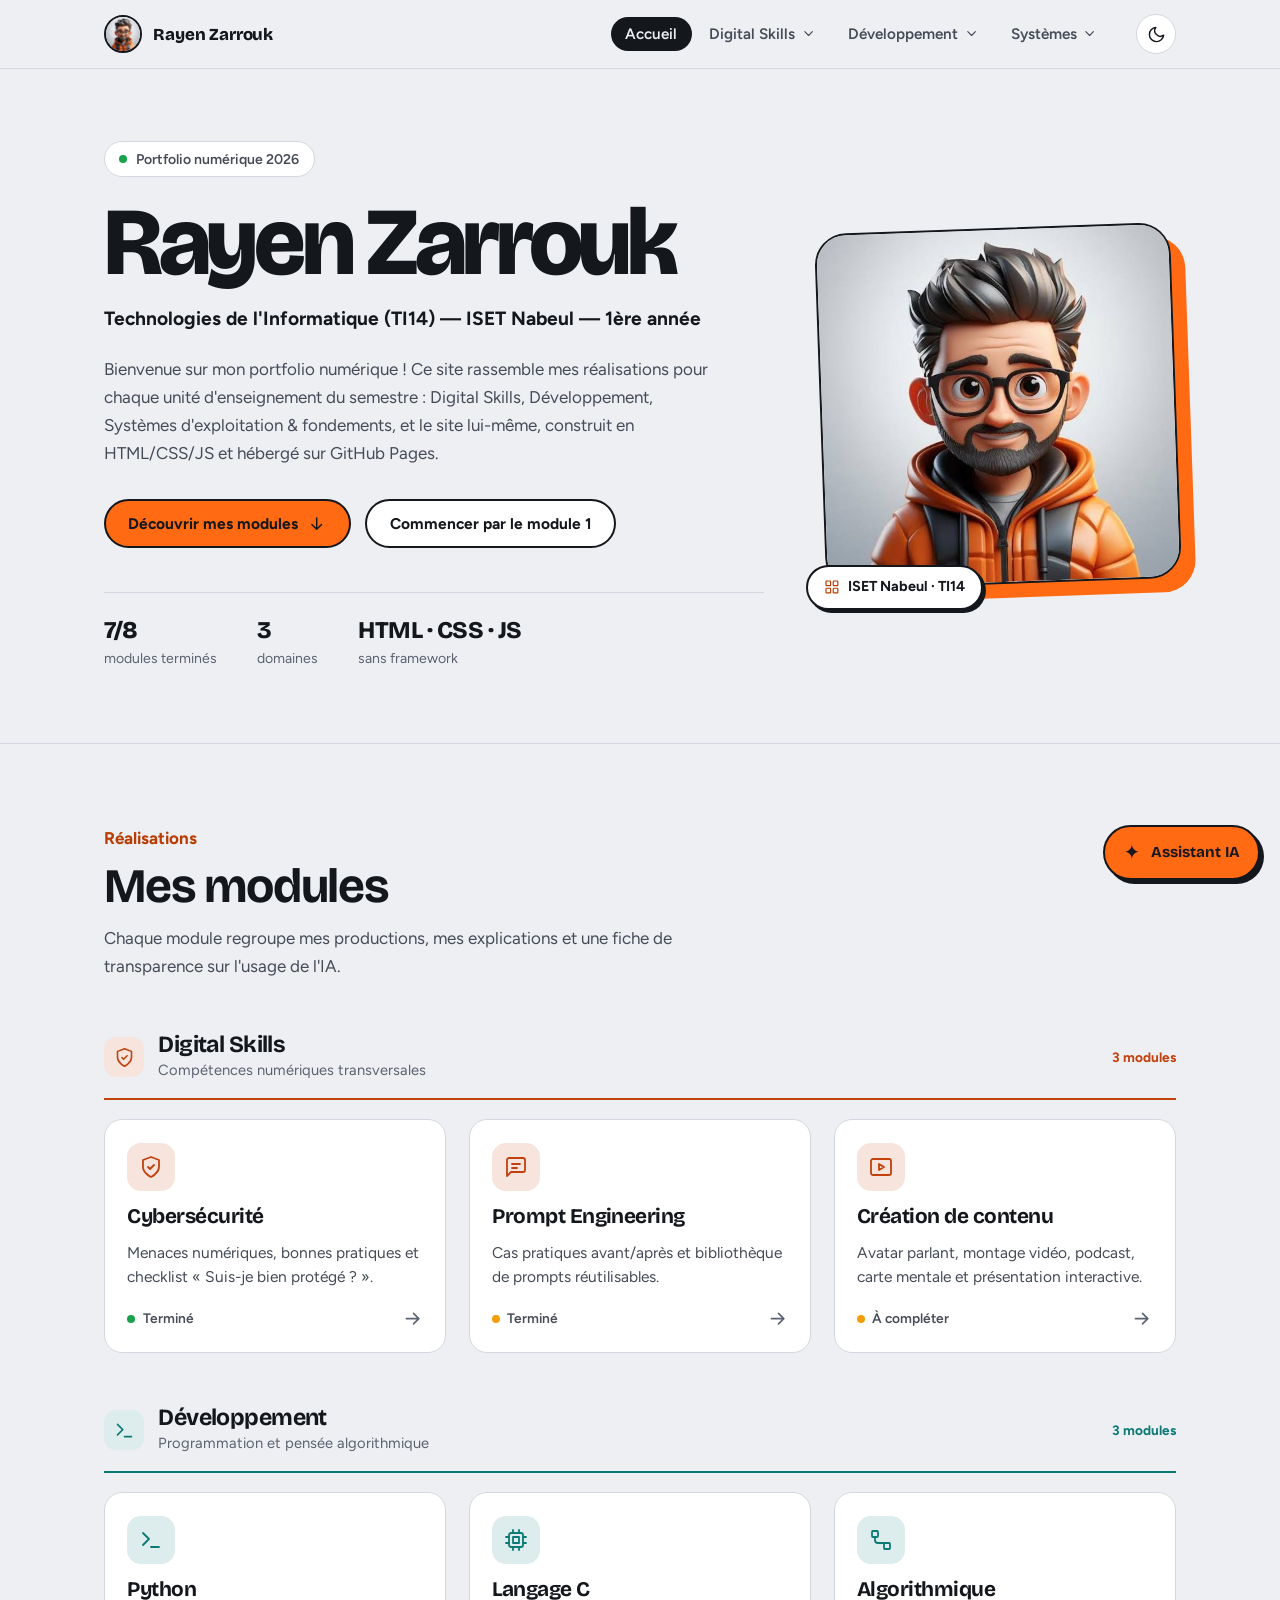
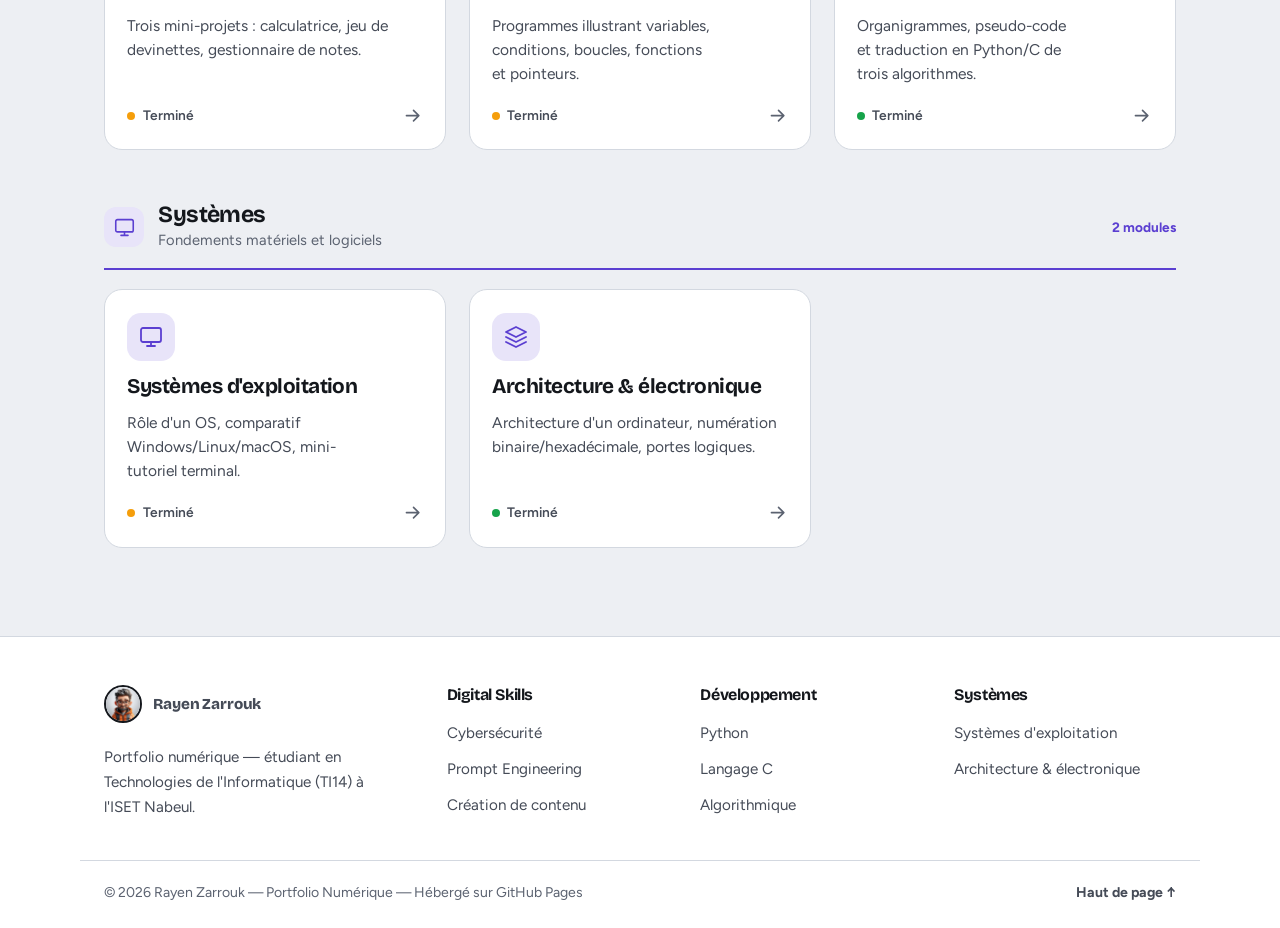
<file: index.html>
<!DOCTYPE html>

<html lang="fr">
<head>
<meta charset="utf-8"/>
<meta content="width=device-width, initial-scale=1.0" name="viewport"/>
<title>Portfolio Numérique — Rayen Zarrouk</title>
<meta content="Portfolio numérique de Rayen Zarrouk (ISET Nabeul, TI14) — productions des modules Digital Skills, Développement et Systèmes." name="description"/>
<meta content="Rayen Zarrouk" name="author"/>
<meta content="#edeff3" media="(prefers-color-scheme: light)" name="theme-color"/>
<meta content="#0e1014" media="(prefers-color-scheme: dark)" name="theme-color"/>
<meta content="Portfolio Numérique — Rayen Zarrouk" property="og:title"/>
<meta content="Portfolio numérique de Rayen Zarrouk (ISET Nabeul, TI14) — productions des modules Digital Skills, Développement et Systèmes." property="og:description"/>
<meta content="website" property="og:type"/>
<link href="favicon.svg" rel="icon" type="image/svg+xml"/>
<link href="https://fonts.googleapis.com" rel="preconnect"/>
<link crossorigin="" href="https://fonts.gstatic.com" rel="preconnect"/>
<link href="https://fonts.googleapis.com/css2?family=Bricolage+Grotesque:opsz,wght@12..96,700;800&amp;family=Figtree:wght@400;500;600;700&amp;display=swap" rel="stylesheet"/>
<link href="style.css" rel="stylesheet"/>
<link href="admin-editor.css" rel="stylesheet"/>
<script>
    /* Applique le thème avant le premier affichage (évite le flash blanc) */
    (function () {
      var d = document.documentElement, t = null;
      d.classList.add("js");
      try { t = localStorage.getItem("portfolio-theme"); } catch (e) {}
      if (!t) t = window.matchMedia && matchMedia("(prefers-color-scheme: dark)").matches ? "dark" : "light";
      d.setAttribute("data-theme", t);
    })();
  </script>
</head>
<body>
<a class="skip-link" href="#contenu">Aller au contenu</a>
<header class="site-header">
<div class="nav-wrap">
<a aria-label="Rayen Zarrouk — accueil" class="brand" href="index.html">
<img alt="" class="brand-mark" height="38" src="avatar.jpg" width="38"/>
<span class="brand-name">Rayen Zarrouk</span>
</a>
<nav aria-label="Navigation principale" class="main-nav" id="main-nav">
<ul>
<li><a aria-current="page" class="nav-link" href="index.html">Accueil</a></li>
<li class="has-dd">
<button aria-controls="dd-ds" aria-expanded="false" class="nav-link dd-btn" type="button">Digital Skills <svg aria-hidden="true" class="icon chev" focusable="false" viewbox="0 0 24 24"><path d="m6 9 6 6 6-6"></path></svg></button>
<ul class="dd-panel" id="dd-ds">
<li><a class="g-ds" href="cybersecurite.html"><span class="tile sm"><svg aria-hidden="true" class="icon" focusable="false" viewbox="0 0 24 24"><path d="M12 22s8-4 8-10V5l-8-3-8 3v7c0 6 8 10 8 10z"></path><path d="m9 12 2 2 4-4"></path></svg></span><span>Cybersécurité<small>Menaces, bonnes pratiques, checklist</small></span></a></li>
<li><a class="g-ds" href="prompt-engineering.html"><span class="tile sm"><svg aria-hidden="true" class="icon" focusable="false" viewbox="0 0 24 24"><path d="M21 15a2 2 0 0 1-2 2H7l-4 4V5a2 2 0 0 1 2-2h14a2 2 0 0 1 2 2z"></path><path d="M8 9h8M8 13h5"></path></svg></span><span>Prompt Engineering<small>Cas pratiques et prompts réutilisables</small></span></a></li>
<li><a class="g-ds" href="creation-contenu.html"><span class="tile sm"><svg aria-hidden="true" class="icon" focusable="false" viewbox="0 0 24 24"><rect height="16" rx="2" width="20" x="2" y="4"></rect><path d="m10 9 5 3-5 3z"></path></svg></span><span>Création de contenu<small>Vidéo, podcast, carte mentale</small></span></a></li>
</ul>
</li>
<li class="has-dd">
<button aria-controls="dd-dev" aria-expanded="false" class="nav-link dd-btn" type="button">Développement <svg aria-hidden="true" class="icon chev" focusable="false" viewbox="0 0 24 24"><path d="m6 9 6 6 6-6"></path></svg></button>
<ul class="dd-panel" id="dd-dev">
<li><a class="g-dev" href="python.html"><span class="tile sm"><svg aria-hidden="true" class="icon" focusable="false" viewbox="0 0 24 24"><path d="m4 17 6-6-6-6"></path><path d="M12 19h8"></path></svg></span><span>Python<small>Calculatrice, devinettes, notes</small></span></a></li>
<li><a class="g-dev" href="langage-c.html"><span class="tile sm"><svg aria-hidden="true" class="icon" focusable="false" viewbox="0 0 24 24"><rect height="14" rx="2" width="14" x="5" y="5"></rect><rect height="6" width="6" x="9" y="9"></rect><path d="M9 2v3M15 2v3M9 19v3M15 19v3M2 9h3M2 15h3M19 9h3M19 15h3"></path></svg></span><span>Langage C<small>Variables, boucles, pointeurs</small></span></a></li>
<li><a class="g-dev" href="algorithmique.html"><span class="tile sm"><svg aria-hidden="true" class="icon" focusable="false" viewbox="0 0 24 24"><rect height="6" rx="1" width="6" x="3" y="3"></rect><rect height="6" rx="1" width="6" x="15" y="15"></rect><path d="M6 9v3a3 3 0 0 0 3 3h6"></path></svg></span><span>Algorithmique<small>Organigrammes et pseudo-code</small></span></a></li>
</ul>
</li>
<li class="has-dd">
<button aria-controls="dd-sys" aria-expanded="false" class="nav-link dd-btn" type="button">Systèmes <svg aria-hidden="true" class="icon chev" focusable="false" viewbox="0 0 24 24"><path d="m6 9 6 6 6-6"></path></svg></button>
<ul class="dd-panel" id="dd-sys">
<li><a class="g-sys" href="systemes-exploitation.html"><span class="tile sm"><svg aria-hidden="true" class="icon" focusable="false" viewbox="0 0 24 24"><rect height="14" rx="2" width="20" x="2" y="3"></rect><path d="M8 21h8M12 17v4"></path></svg></span><span>Systèmes d'exploitation<small>Windows, Linux, macOS, terminal</small></span></a></li>
<li><a class="g-sys" href="architecture-electronique.html"><span class="tile sm"><svg aria-hidden="true" class="icon" focusable="false" viewbox="0 0 24 24"><path d="m12 2 10 5-10 5L2 7z"></path><path d="m2 12 10 5 10-5"></path><path d="m2 17 10 5 10-5"></path></svg></span><span>Architecture &amp; électronique<small>Binaire, hexadécimal, portes logiques</small></span></a></li>
</ul>
</li>
</ul>
</nav>
<div class="nav-controls">
<button aria-label="Passer en mode sombre" aria-pressed="false" class="icon-btn theme-toggle" id="theme-toggle" type="button">
<svg aria-hidden="true" class="icon i-moon" focusable="false" viewbox="0 0 24 24"><path d="M21 12.8A9 9 0 1 1 11.2 3a7 7 0 0 0 9.8 9.8z"></path></svg><svg aria-hidden="true" class="icon i-sun" focusable="false" viewbox="0 0 24 24"><circle cx="12" cy="12" r="4"></circle><path d="M12 2v2M12 20v2M4.9 4.9l1.4 1.4M17.7 17.7l1.4 1.4M2 12h2M20 12h2M4.9 19.1l1.4-1.4M17.7 6.3l1.4-1.4"></path></svg>
</button>
<button aria-controls="main-nav" aria-expanded="false" aria-label="Ouvrir le menu" class="icon-btn menu-toggle" id="menu-toggle" type="button">
<svg aria-hidden="true" class="icon i-open" focusable="false" viewbox="0 0 24 24"><path d="M4 6h16M4 12h16M4 18h16"></path></svg><svg aria-hidden="true" class="icon i-close" focusable="false" viewbox="0 0 24 24"><path d="M6 6l12 12M18 6 6 18"></path></svg>
</button>
</div>
</div>
</header>
<main id="contenu">
<section class="hero" id="top">
<div class="container hero-grid">
<div>
<p class="eyebrow">Portfolio numérique 2026</p>
<h1>Rayen Zarrouk</h1>
<p class="tagline">Technologies de l'Informatique (TI14) — ISET Nabeul — 1ère année</p>
<p class="lede">
            Bienvenue sur mon portfolio numérique ! Ce site rassemble mes réalisations
            pour chaque unité d'enseignement du semestre : Digital Skills, Développement,
            Systèmes d'exploitation &amp; fondements, et le site lui-même, construit en HTML/CSS/JS
            et hébergé sur GitHub Pages.
          </p>
<div class="cta-row">
<a class="btn btn-primary" href="#modules">Découvrir mes modules <svg aria-hidden="true" class="icon" focusable="false" viewbox="0 0 24 24"><path d="M12 5v14M6 13l6 6 6-6"></path></svg></a>
<a class="btn btn-ghost" href="cybersecurite.html">Commencer par le module 1</a>
</div>
<ul class="stats">
<li><strong>7/8</strong><span>modules terminés</span></li>
<li><strong>3</strong><span>domaines</span></li>
<li><strong>HTML · CSS · JS</strong><span>sans framework</span></li>
</ul>
</div>
<div class="avatar-wrap">
<div class="avatar"><div class="avatar-inner"><img alt="Avatar 3D de Rayen Zarrouk : cheveux noirs, lunettes, barbe et veste orange" fetchpriority="high" height="554" src="avatar.jpg" width="554"/></div></div>
<div class="avatar-badge"><svg aria-hidden="true" class="icon" focusable="false" viewbox="0 0 24 24"><rect height="7" rx="1" width="7" x="3" y="3"></rect><rect height="7" rx="1" width="7" x="14" y="3"></rect><rect height="7" rx="1" width="7" x="3" y="14"></rect><rect height="7" rx="1" width="7" x="14" y="14"></rect></svg> ISET Nabeul · TI14</div>
</div>
</div>
</section>
<section class="modules container" id="modules">
<div class="section-head">
<p class="kicker">Réalisations</p>
<h2>Mes modules</h2>
<p>Chaque module regroupe mes productions, mes explications et une fiche de transparence sur l'usage de l'IA.</p>
</div>
<div class="group g-ds">
<div class="group-head">
<span class="tile"><svg aria-hidden="true" class="icon" focusable="false" viewbox="0 0 24 24"><path d="M12 22s8-4 8-10V5l-8-3-8 3v7c0 6 8 10 8 10z"></path><path d="m9 12 2 2 4-4"></path></svg></span>
<div><h3>Digital Skills</h3><p>Compétences numériques transversales</p></div>
<span class="count">3 modules</span>
</div>
<div class="card-grid">
<a class="card g-ds" href="cybersecurite.html">
<span class="tile"><svg aria-hidden="true" class="icon" focusable="false" viewbox="0 0 24 24"><path d="M12 22s8-4 8-10V5l-8-3-8 3v7c0 6 8 10 8 10z"></path><path d="m9 12 2 2 4-4"></path></svg></span>
<h3>Cybersécurité</h3>
<p>Menaces numériques, bonnes pratiques et checklist « Suis-je bien protégé ? ».</p>
<div class="card-foot"><span class="status done">Terminé</span><svg aria-hidden="true" class="icon arrow" focusable="false" viewbox="0 0 24 24"><path d="M5 12h14M13 6l6 6-6 6"></path></svg></div>
</a>
<a class="card g-ds" href="prompt-engineering.html">
<span class="tile"><svg aria-hidden="true" class="icon" focusable="false" viewbox="0 0 24 24"><path d="M21 15a2 2 0 0 1-2 2H7l-4 4V5a2 2 0 0 1 2-2h14a2 2 0 0 1 2 2z"></path><path d="M8 9h8M8 13h5"></path></svg></span>
<h3>Prompt Engineering</h3>
<p>Cas pratiques avant/après et bibliothèque de prompts réutilisables.</p>
<div class="card-foot"><span class="status">Terminé</span><svg aria-hidden="true" class="icon arrow" focusable="false" viewbox="0 0 24 24"><path d="M5 12h14M13 6l6 6-6 6"></path></svg></div>
</a>
<a class="card g-ds" href="creation-contenu.html">
<span class="tile"><svg aria-hidden="true" class="icon" focusable="false" viewbox="0 0 24 24"><rect height="16" rx="2" width="20" x="2" y="4"></rect><path d="m10 9 5 3-5 3z"></path></svg></span>
<h3>Création de contenu</h3>
<p>Avatar parlant, montage vidéo, podcast, carte mentale et présentation interactive.</p>
<div class="card-foot"><span class="status">À compléter</span><svg aria-hidden="true" class="icon arrow" focusable="false" viewbox="0 0 24 24"><path d="M5 12h14M13 6l6 6-6 6"></path></svg></div>
</a>
</div>
</div>
<div class="group g-dev">
<div class="group-head">
<span class="tile"><svg aria-hidden="true" class="icon" focusable="false" viewbox="0 0 24 24"><path d="m4 17 6-6-6-6"></path><path d="M12 19h8"></path></svg></span>
<div><h3>Développement</h3><p>Programmation et pensée algorithmique</p></div>
<span class="count">3 modules</span>
</div>
<div class="card-grid">
<a class="card g-dev" href="python.html">
<span class="tile"><svg aria-hidden="true" class="icon" focusable="false" viewbox="0 0 24 24"><path d="m4 17 6-6-6-6"></path><path d="M12 19h8"></path></svg></span>
<h3>Python</h3>
<p>Trois mini-projets : calculatrice, jeu de devinettes, gestionnaire de notes.</p>
<div class="card-foot"><span class="status">Terminé</span><svg aria-hidden="true" class="icon arrow" focusable="false" viewbox="0 0 24 24"><path d="M5 12h14M13 6l6 6-6 6"></path></svg></div>
</a>
<a class="card g-dev" href="langage-c.html">
<span class="tile"><svg aria-hidden="true" class="icon" focusable="false" viewbox="0 0 24 24"><rect height="14" rx="2" width="14" x="5" y="5"></rect><rect height="6" width="6" x="9" y="9"></rect><path d="M9 2v3M15 2v3M9 19v3M15 19v3M2 9h3M2 15h3M19 9h3M19 15h3"></path></svg></span>
<h3>Langage C</h3>
<p>Programmes illustrant variables, conditions, boucles, fonctions et pointeurs.</p>
<div class="card-foot"><span class="status">Terminé</span><svg aria-hidden="true" class="icon arrow" focusable="false" viewbox="0 0 24 24"><path d="M5 12h14M13 6l6 6-6 6"></path></svg></div>
</a>
<a class="card g-dev" href="algorithmique.html">
<span class="tile"><svg aria-hidden="true" class="icon" focusable="false" viewbox="0 0 24 24"><rect height="6" rx="1" width="6" x="3" y="3"></rect><rect height="6" rx="1" width="6" x="15" y="15"></rect><path d="M6 9v3a3 3 0 0 0 3 3h6"></path></svg></span>
<h3>Algorithmique</h3>
<p>Organigrammes, pseudo-code et traduction en Python/C de trois algorithmes.</p>
<div class="card-foot"><span class="status done">Terminé</span><svg aria-hidden="true" class="icon arrow" focusable="false" viewbox="0 0 24 24"><path d="M5 12h14M13 6l6 6-6 6"></path></svg></div>
</a>
</div>
</div>
<div class="group g-sys">
<div class="group-head">
<span class="tile"><svg aria-hidden="true" class="icon" focusable="false" viewbox="0 0 24 24"><rect height="14" rx="2" width="20" x="2" y="3"></rect><path d="M8 21h8M12 17v4"></path></svg></span>
<div><h3>Systèmes</h3><p>Fondements matériels et logiciels</p></div>
<span class="count">2 modules</span>
</div>
<div class="card-grid">
<a class="card g-sys" href="systemes-exploitation.html">
<span class="tile"><svg aria-hidden="true" class="icon" focusable="false" viewbox="0 0 24 24"><rect height="14" rx="2" width="20" x="2" y="3"></rect><path d="M8 21h8M12 17v4"></path></svg></span>
<h3>Systèmes d'exploitation</h3>
<p>Rôle d'un OS, comparatif Windows/Linux/macOS, mini-tutoriel terminal.</p>
<div class="card-foot"><span class="status">Terminé</span><svg aria-hidden="true" class="icon arrow" focusable="false" viewbox="0 0 24 24"><path d="M5 12h14M13 6l6 6-6 6"></path></svg></div>
</a>
<a class="card g-sys" href="architecture-electronique.html">
<span class="tile"><svg aria-hidden="true" class="icon" focusable="false" viewbox="0 0 24 24"><path d="m12 2 10 5-10 5L2 7z"></path><path d="m2 12 10 5 10-5"></path><path d="m2 17 10 5 10-5"></path></svg></span>
<h3>Architecture &amp; électronique</h3>
<p>Architecture d'un ordinateur, numération binaire/hexadécimale, portes logiques.</p>
<div class="card-foot"><span class="status done">Terminé</span><svg aria-hidden="true" class="icon arrow" focusable="false" viewbox="0 0 24 24"><path d="M5 12h14M13 6l6 6-6 6"></path></svg></div>
</a>
</div>
</div>
</section>
</main>
<footer class="site-footer">
<div class="container footer-grid">
<div class="footer-about">
<a class="brand" href="index.html"><img alt="" class="brand-mark" height="38" src="avatar.jpg" width="38"/><span>Rayen Zarrouk</span></a>
<p>Portfolio numérique — étudiant en Technologies de l'Informatique (TI14) à l'ISET Nabeul.</p>
</div>
<div>
<h2>Digital Skills</h2>
<ul>
<li><a href="cybersecurite.html">Cybersécurité</a></li>
<li><a href="prompt-engineering.html">Prompt Engineering</a></li>
<li><a href="creation-contenu.html">Création de contenu</a></li>
</ul>
</div>
<div>
<h2>Développement</h2>
<ul>
<li><a href="python.html">Python</a></li>
<li><a href="langage-c.html">Langage C</a></li>
<li><a href="algorithmique.html">Algorithmique</a></li>
</ul>
</div>
<div>
<h2>Systèmes</h2>
<ul>
<li><a href="systemes-exploitation.html">Systèmes d'exploitation</a></li>
<li><a href="architecture-electronique.html">Architecture &amp; électronique</a></li>
</ul>
</div>
</div>
<div class="container footer-bottom">
<p>© 2026 Rayen Zarrouk — Portfolio Numérique — Hébergé sur GitHub Pages</p>
<a href="#top">Haut de page ↑</a>
</div>
</footer>
<!-- Assistant IA administrateur : appel direct au fournisseur depuis le navigateur. -->
<div id="ai-admin-root" class="ai-admin-root">
  <button id="ai-admin-toggle" class="ai-admin-toggle" type="button" aria-expanded="false" aria-controls="ai-admin-panel">
    <span class="ai-admin-spark" aria-hidden="true">✦</span><span>Assistant IA</span>
  </button>
  <section id="ai-admin-panel" class="ai-admin-panel" aria-label="Assistant administrateur du portfolio" hidden>
    <header class="ai-admin-header">
      <div><p class="ai-admin-eyebrow">ESPACE ADMINISTRATEUR</p><h2>Assistant du portfolio</h2><p class="ai-admin-subtitle">Décris une modification en langage naturel.</p></div>
      <button id="ai-admin-close" class="ai-admin-close" type="button" aria-label="Fermer">×</button>
    </header>
    <div class="ai-admin-security"><strong>Mode direct</strong><span>Écris ta demande et envoie-la directement au service IA. Les changements sont prévisualisés avant application.</span></div>
    <label class="ai-admin-label" for="ai-admin-message">Que veux-tu modifier ?</label>
    <textarea id="ai-admin-message" class="ai-admin-input ai-admin-message" rows="3" maxlength="2000" placeholder="Ex. : rends le bouton principal rouge et augmente légèrement le titre..."></textarea>
    <div class="ai-admin-actions">
      <button id="ai-admin-send" class="ai-admin-send" type="button">Envoyer à l'IA <span aria-hidden="true">↗</span></button>
      <button id="ai-admin-undo" class="ai-admin-undo" type="button" disabled>Annuler la dernière modification</button>
    </div>
    <p id="ai-admin-status" class="ai-admin-status" role="status" aria-live="polite">Prêt. Décris ce que tu veux changer.</p>
    <div id="ai-admin-result" class="ai-admin-result" hidden>
      <p id="ai-admin-reply" class="ai-admin-reply"></p>
      <div id="ai-admin-proposals" class="ai-admin-proposals"></div>
      <button id="ai-admin-apply" class="ai-admin-apply" type="button" hidden>Appliquer les changements</button>
    </div>
    <p class="ai-admin-footnote">Les changements appliqués sont temporaires dans cette page. Pour les conserver, exporte ou modifie les fichiers du site puis republie-les sur GitHub.</p>
  </section>
</div>
<script src="admin-config.js"></script>
<script defer="" src="script.js"></script>
<script defer="" src="admin-editor.js"></script>
</body>
</html>
</file>
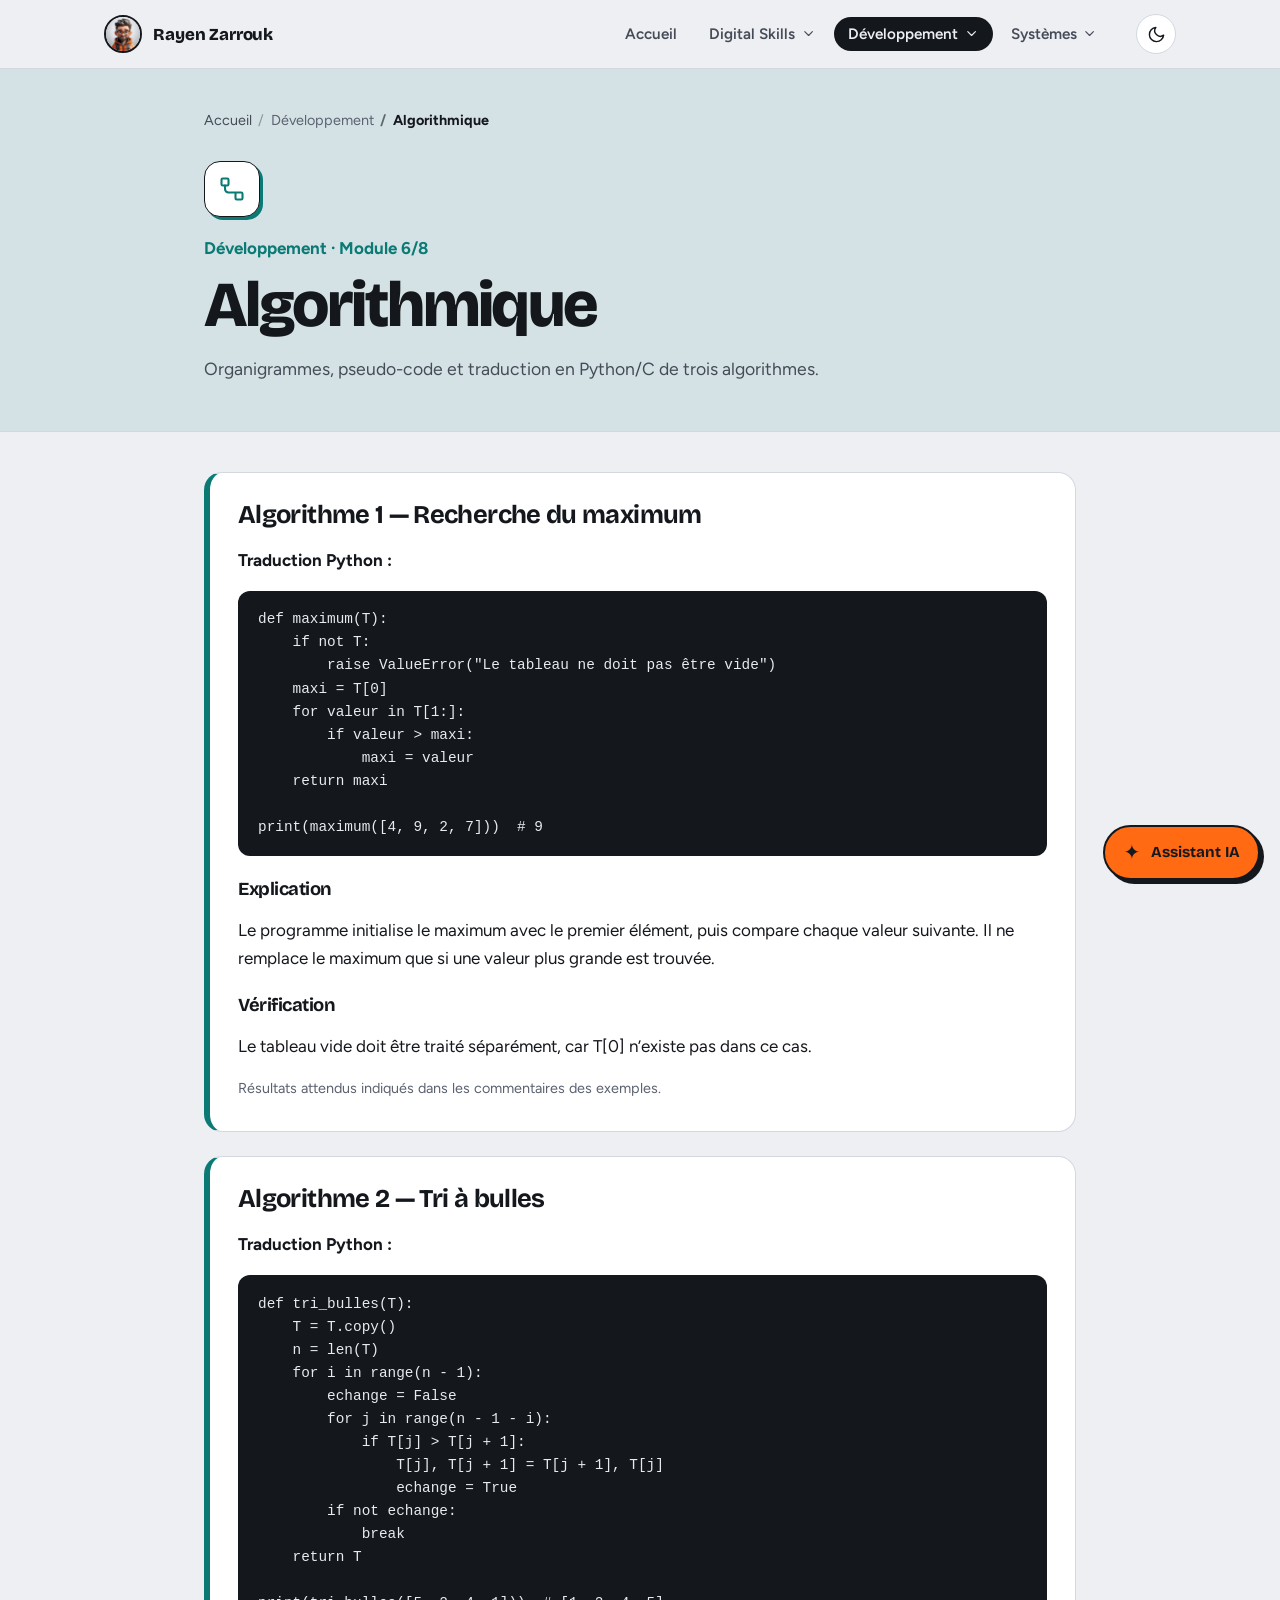
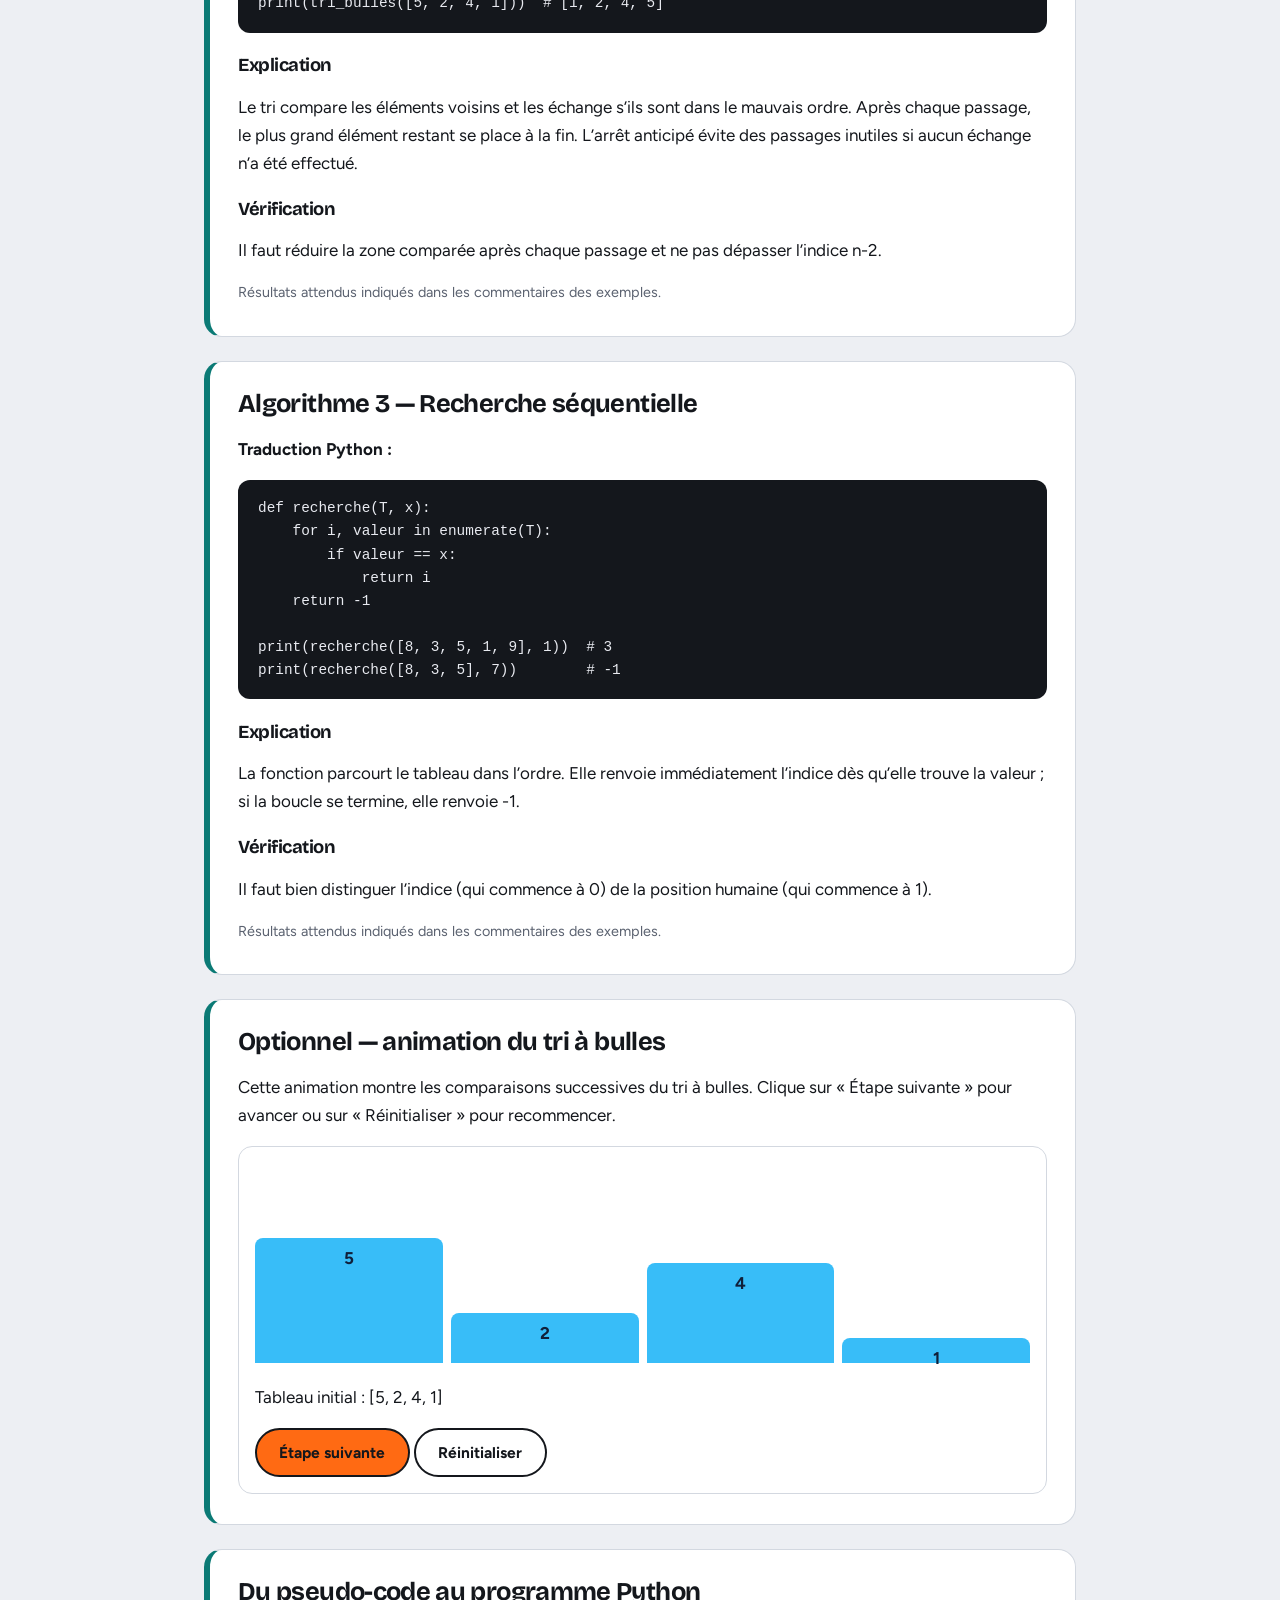
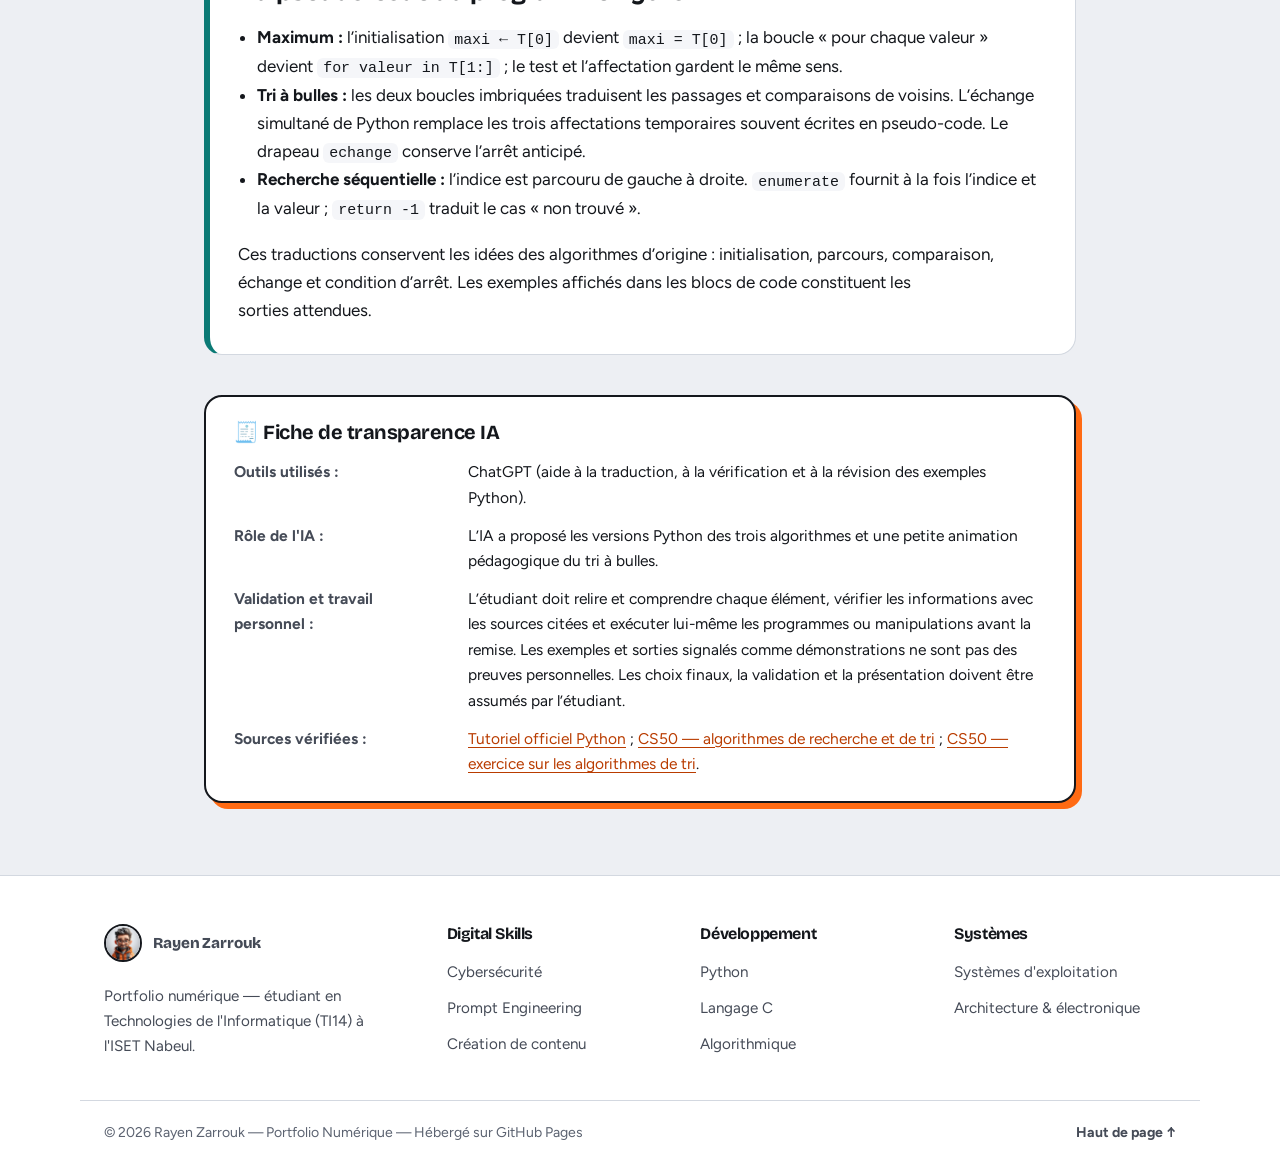
<file: algorithmique.html>
<!DOCTYPE html>
<html lang="fr">
<head>
  <meta charset="UTF-8" />
  <meta name="viewport" content="width=device-width, initial-scale=1.0" />
  <title>Algorithmique — Rayen Zarrouk</title>
  <meta name="description" content="Organigrammes, pseudo-code et traduction en Python/C de trois algorithmes." />
  <meta name="author" content="Rayen Zarrouk" />
  <meta name="theme-color" content="#edeff3" media="(prefers-color-scheme: light)" />
  <meta name="theme-color" content="#0e1014" media="(prefers-color-scheme: dark)" />
  <meta property="og:title" content="Algorithmique — Rayen Zarrouk" />
  <meta property="og:description" content="Organigrammes, pseudo-code et traduction en Python/C de trois algorithmes." />
  <meta property="og:type" content="website" />
  <link rel="icon" type="image/svg+xml" href="favicon.svg" />
  <link rel="preconnect" href="https://fonts.googleapis.com" />
  <link rel="preconnect" href="https://fonts.gstatic.com" crossorigin />
  <link rel="stylesheet" href="https://fonts.googleapis.com/css2?family=Bricolage+Grotesque:opsz,wght@12..96,700;800&family=Figtree:wght@400;500;600;700&display=swap" />
  <link rel="stylesheet" href="style.css" />
  <link rel="stylesheet" href="admin-editor.css" />
  <script>
    /* Applique le thème avant le premier affichage (évite le flash blanc) */
    (function () {
      var d = document.documentElement, t = null;
      d.classList.add("js");
      try { t = localStorage.getItem("portfolio-theme"); } catch (e) {}
      if (!t) t = window.matchMedia && matchMedia("(prefers-color-scheme: dark)").matches ? "dark" : "light";
      d.setAttribute("data-theme", t);
    })();
  </script>
</head>
<body>
  <a class="skip-link" href="#contenu">Aller au contenu</a>

  <header class="site-header">
    <div class="nav-wrap">
      <a href="index.html" class="brand" aria-label="Rayen Zarrouk — accueil">
        <img class="brand-mark" src="avatar.jpg" alt="" width="38" height="38" />
        <span class="brand-name">Rayen Zarrouk</span>
      </a>
      <nav class="main-nav" id="main-nav" aria-label="Navigation principale">
        <ul>
          <li><a class="nav-link" href="index.html">Accueil</a></li>
          <li class="has-dd">
            <button class="nav-link dd-btn" type="button" aria-expanded="false" aria-controls="dd-ds">Digital Skills <svg class="icon chev" viewBox="0 0 24 24" aria-hidden="true" focusable="false"><path d="m6 9 6 6 6-6"/></svg></button>
            <ul class="dd-panel" id="dd-ds">
              <li><a class="g-ds" href="cybersecurite.html"><span class="tile sm"><svg class="icon" viewBox="0 0 24 24" aria-hidden="true" focusable="false"><path d="M12 22s8-4 8-10V5l-8-3-8 3v7c0 6 8 10 8 10z"/><path d="m9 12 2 2 4-4"/></svg></span><span>Cybersécurité<small>Menaces, bonnes pratiques, checklist</small></span></a></li>
              <li><a class="g-ds" href="prompt-engineering.html"><span class="tile sm"><svg class="icon" viewBox="0 0 24 24" aria-hidden="true" focusable="false"><path d="M21 15a2 2 0 0 1-2 2H7l-4 4V5a2 2 0 0 1 2-2h14a2 2 0 0 1 2 2z"/><path d="M8 9h8M8 13h5"/></svg></span><span>Prompt Engineering<small>Cas pratiques et prompts réutilisables</small></span></a></li>
              <li><a class="g-ds" href="creation-contenu.html"><span class="tile sm"><svg class="icon" viewBox="0 0 24 24" aria-hidden="true" focusable="false"><rect x="2" y="4" width="20" height="16" rx="2"/><path d="m10 9 5 3-5 3z"/></svg></span><span>Création de contenu<small>Vidéo, podcast, carte mentale</small></span></a></li>
            </ul>
          </li>
          <li class="has-dd">
            <button class="nav-link dd-btn active" type="button" aria-expanded="false" aria-controls="dd-dev">Développement <svg class="icon chev" viewBox="0 0 24 24" aria-hidden="true" focusable="false"><path d="m6 9 6 6 6-6"/></svg></button>
            <ul class="dd-panel" id="dd-dev">
              <li><a class="g-dev" href="python.html"><span class="tile sm"><svg class="icon" viewBox="0 0 24 24" aria-hidden="true" focusable="false"><path d="m4 17 6-6-6-6"/><path d="M12 19h8"/></svg></span><span>Python<small>Calculatrice, devinettes, notes</small></span></a></li>
              <li><a class="g-dev" href="langage-c.html"><span class="tile sm"><svg class="icon" viewBox="0 0 24 24" aria-hidden="true" focusable="false"><rect x="5" y="5" width="14" height="14" rx="2"/><rect x="9" y="9" width="6" height="6"/><path d="M9 2v3M15 2v3M9 19v3M15 19v3M2 9h3M2 15h3M19 9h3M19 15h3"/></svg></span><span>Langage C<small>Variables, boucles, pointeurs</small></span></a></li>
              <li><a class="g-dev" href="algorithmique.html" aria-current="page"><span class="tile sm"><svg class="icon" viewBox="0 0 24 24" aria-hidden="true" focusable="false"><rect x="3" y="3" width="6" height="6" rx="1"/><rect x="15" y="15" width="6" height="6" rx="1"/><path d="M6 9v3a3 3 0 0 0 3 3h6"/></svg></span><span>Algorithmique<small>Organigrammes et pseudo-code</small></span></a></li>
            </ul>
          </li>
          <li class="has-dd">
            <button class="nav-link dd-btn" type="button" aria-expanded="false" aria-controls="dd-sys">Systèmes <svg class="icon chev" viewBox="0 0 24 24" aria-hidden="true" focusable="false"><path d="m6 9 6 6 6-6"/></svg></button>
            <ul class="dd-panel" id="dd-sys">
              <li><a class="g-sys" href="systemes-exploitation.html"><span class="tile sm"><svg class="icon" viewBox="0 0 24 24" aria-hidden="true" focusable="false"><rect x="2" y="3" width="20" height="14" rx="2"/><path d="M8 21h8M12 17v4"/></svg></span><span>Systèmes d'exploitation<small>Windows, Linux, macOS, terminal</small></span></a></li>
              <li><a class="g-sys" href="architecture-electronique.html"><span class="tile sm"><svg class="icon" viewBox="0 0 24 24" aria-hidden="true" focusable="false"><path d="m12 2 10 5-10 5L2 7z"/><path d="m2 12 10 5 10-5"/><path d="m2 17 10 5 10-5"/></svg></span><span>Architecture &amp; électronique<small>Binaire, hexadécimal, portes logiques</small></span></a></li>
            </ul>
          </li>
        </ul>
      </nav>
      <div class="nav-controls">
        <button id="theme-toggle" class="icon-btn theme-toggle" type="button" aria-label="Passer en mode sombre" aria-pressed="false">
          <svg class="icon i-moon" viewBox="0 0 24 24" aria-hidden="true" focusable="false"><path d="M21 12.8A9 9 0 1 1 11.2 3a7 7 0 0 0 9.8 9.8z"/></svg><svg class="icon i-sun" viewBox="0 0 24 24" aria-hidden="true" focusable="false"><circle cx="12" cy="12" r="4"/><path d="M12 2v2M12 20v2M4.9 4.9l1.4 1.4M17.7 17.7l1.4 1.4M2 12h2M20 12h2M4.9 19.1l1.4-1.4M17.7 6.3l1.4-1.4"/></svg>
        </button>
        <button id="menu-toggle" class="icon-btn menu-toggle" type="button" aria-label="Ouvrir le menu" aria-expanded="false" aria-controls="main-nav">
          <svg class="icon i-open" viewBox="0 0 24 24" aria-hidden="true" focusable="false"><path d="M4 6h16M4 12h16M4 18h16"/></svg><svg class="icon i-close" viewBox="0 0 24 24" aria-hidden="true" focusable="false"><path d="M6 6l12 12M18 6 6 18"/></svg>
        </button>
      </div>
    </div>
  </header>

  <div class="page-header g-dev" id="top">
    <div class="inner">
      <nav class="breadcrumb" aria-label="Fil d'Ariane">
        <ol>
          <li><a href="index.html">Accueil</a></li>
          <li>Développement</li>
          <li aria-current="page">Algorithmique</li>
        </ol>
      </nav>
      <span class="tile"><svg class="icon" viewBox="0 0 24 24" aria-hidden="true" focusable="false"><rect x="3" y="3" width="6" height="6" rx="1"/><rect x="15" y="15" width="6" height="6" rx="1"/><path d="M6 9v3a3 3 0 0 0 3 3h6"/></svg></span>
      <p class="kicker">Développement · Module 6/8</p>
      <h1>Algorithmique</h1>
      <p class="page-lede">Organigrammes, pseudo-code et traduction en Python/C de trois algorithmes.</p>
    </div>
  </div>

  <main id="contenu" class="page g-dev">
<section class="block"><h2>Algorithme 1 — Recherche du maximum</h2><p><strong>Traduction Python :</strong></p><pre><code class="language-python">def maximum(T):
    if not T:
        raise ValueError(&quot;Le tableau ne doit pas être vide&quot;)
    maxi = T[0]
    for valeur in T[1:]:
        if valeur &gt; maxi:
            maxi = valeur
    return maxi

print(maximum([4, 9, 2, 7]))  # 9</code></pre><h3>Explication</h3><p>Le programme initialise le maximum avec le premier élément, puis compare chaque valeur suivante. Il ne remplace le maximum que si une valeur plus grande est trouvée.</p><h3>Vérification</h3><p>Le tableau vide doit être traité séparément, car T[0] n’existe pas dans ce cas.</p><p class="hint">Résultats attendus indiqués dans les commentaires des exemples.</p></section>
<section class="block"><h2>Algorithme 2 — Tri à bulles</h2><p><strong>Traduction Python :</strong></p><pre><code class="language-python">def tri_bulles(T):
    T = T.copy()
    n = len(T)
    for i in range(n - 1):
        echange = False
        for j in range(n - 1 - i):
            if T[j] &gt; T[j + 1]:
                T[j], T[j + 1] = T[j + 1], T[j]
                echange = True
        if not echange:
            break
    return T

print(tri_bulles([5, 2, 4, 1]))  # [1, 2, 4, 5]</code></pre><h3>Explication</h3><p>Le tri compare les éléments voisins et les échange s’ils sont dans le mauvais ordre. Après chaque passage, le plus grand élément restant se place à la fin. L’arrêt anticipé évite des passages inutiles si aucun échange n’a été effectué.</p><h3>Vérification</h3><p>Il faut réduire la zone comparée après chaque passage et ne pas dépasser l’indice n-2.</p><p class="hint">Résultats attendus indiqués dans les commentaires des exemples.</p></section>
<section class="block"><h2>Algorithme 3 — Recherche séquentielle</h2><p><strong>Traduction Python :</strong></p><pre><code class="language-python">def recherche(T, x):
    for i, valeur in enumerate(T):
        if valeur == x:
            return i
    return -1

print(recherche([8, 3, 5, 1, 9], 1))  # 3
print(recherche([8, 3, 5], 7))        # -1</code></pre><h3>Explication</h3><p>La fonction parcourt le tableau dans l’ordre. Elle renvoie immédiatement l’indice dès qu’elle trouve la valeur ; si la boucle se termine, elle renvoie -1.</p><h3>Vérification</h3><p>Il faut bien distinguer l’indice (qui commence à 0) de la position humaine (qui commence à 1).</p><p class="hint">Résultats attendus indiqués dans les commentaires des exemples.</p></section>
<section class="block"><h2>Optionnel — animation du tri à bulles</h2><p>Cette animation montre les comparaisons successives du tri à bulles. Clique sur « Étape suivante » pour avancer ou sur « Réinitialiser » pour recommencer.</p><div id="tri-demo" class="interactive-demo"><div id="tri-bars" style="display:flex;align-items:end;gap:8px;height:180px;margin:20px 0"></div><p id="tri-status" aria-live="polite">Tableau initial : [5, 2, 4, 1]</p><button type="button" id="tri-next" class="btn btn-primary">Étape suivante</button> <button type="button" id="tri-reset" class="btn btn-ghost">Réinitialiser</button></div>
<script>
(function(){
 const initial=[5,2,4,1]; let a=initial.slice(), i=0,j=0,done=false;
 const bars=document.getElementById('tri-bars'),status=document.getElementById('tri-status');
 function draw(active1=-1,active2=-1){
  bars.innerHTML='';
  a.forEach((v,k)=>{const el=document.createElement('div');el.style.cssText='flex:1;background:'+(k===active1||k===active2?'#f59e0b':'#38bdf8')+';height:'+(v*25)+'px;border-radius:8px 8px 0 0;display:flex;align-items:start;justify-content:center;color:#10203a;font-weight:bold;padding-top:6px';el.textContent=v;bars.appendChild(el)});
 }
 function step(){
  if(done)return;
  if(i>=a.length-1){done=true;status.textContent='Tri terminé : ['+a.join(', ')+']';return}
  if(j>=a.length-1-i){i++;j=0;if(i>=a.length-1){done=true;draw();status.textContent='Tri terminé : ['+a.join(', ')+']';return}}
  const x=j,y=j+1;
  if(a[x]>a[y]){[a[x],a[y]]=[a[y],a[x]];status.textContent='Échange des positions '+x+' et '+y+' → ['+a.join(', ')+']'}
  else status.textContent='Pas d’échange → ['+a.join(', ')+']';
  j++;draw(x,y);
 }
 function reset(){a=initial.slice();i=0;j=0;done=false;draw();status.textContent='Tableau initial : ['+a.join(', ')+']'}
 document.getElementById('tri-next').addEventListener('click',step);
 document.getElementById('tri-reset').addEventListener('click',reset);reset();
})();
</script></section>

    <section class="block">
      <h2>Du pseudo-code au programme Python</h2>
      <ul>
        <li><strong>Maximum :</strong> l’initialisation <code>maxi ← T[0]</code> devient <code>maxi = T[0]</code> ; la boucle « pour chaque valeur » devient <code>for valeur in T[1:]</code> ; le test et l’affectation gardent le même sens.</li>
        <li><strong>Tri à bulles :</strong> les deux boucles imbriquées traduisent les passages et comparaisons de voisins. L’échange simultané de Python remplace les trois affectations temporaires souvent écrites en pseudo-code. Le drapeau <code>echange</code> conserve l’arrêt anticipé.</li>
        <li><strong>Recherche séquentielle :</strong> l’indice est parcouru de gauche à droite. <code>enumerate</code> fournit à la fois l’indice et la valeur ; <code>return -1</code> traduit le cas « non trouvé ».</li>
      </ul>
      <p>Ces traductions conservent les idées des algorithmes d’origine : initialisation, parcours, comparaison, échange et condition d’arrêt. Les exemples affichés dans les blocs de code constituent les sorties attendues.</p>
    </section>


    <section class="ia-disclosure"><h2>🧾 Fiche de transparence IA</h2><dl>
<dt>Outils utilisés :</dt><dd>ChatGPT (aide à la traduction, à la vérification et à la révision des exemples Python).</dd>
<dt>Rôle de l'IA :</dt><dd>L’IA a proposé les versions Python des trois algorithmes et une petite animation pédagogique du tri à bulles.</dd>
<dt>Validation et travail personnel :</dt><dd>L’étudiant doit relire et comprendre chaque élément, vérifier les informations avec les sources citées et exécuter lui-même les programmes ou manipulations avant la remise. Les exemples et sorties signalés comme démonstrations ne sont pas des preuves personnelles. Les choix finaux, la validation et la présentation doivent être assumés par l’étudiant.</dd>
<dt>Sources vérifiées :</dt><dd><a href="https://docs.python.org/3/tutorial/" target="_blank" rel="noopener">Tutoriel officiel Python</a> ; <a href="https://cs50.harvard.edu/x/notes/3/" target="_blank" rel="noopener">CS50 — algorithmes de recherche et de tri</a> ; <a href="https://cs50.harvard.edu/x/psets/3/sort/" target="_blank" rel="noopener">CS50 — exercice sur les algorithmes de tri</a>.</dd></dl></section>
</main>

  <footer class="site-footer">
    <div class="container footer-grid">
      <div class="footer-about">
        <a href="index.html" class="brand"><img class="brand-mark" src="avatar.jpg" alt="" width="38" height="38" /><span>Rayen Zarrouk</span></a>
        <p>Portfolio numérique — étudiant en Technologies de l'Informatique (TI14) à l'ISET Nabeul.</p>
      </div>
      <div>
        <h2>Digital Skills</h2>
        <ul>
          <li><a href="cybersecurite.html">Cybersécurité</a></li>
          <li><a href="prompt-engineering.html">Prompt Engineering</a></li>
          <li><a href="creation-contenu.html">Création de contenu</a></li>
        </ul>
      </div>
      <div>
        <h2>Développement</h2>
        <ul>
          <li><a href="python.html">Python</a></li>
          <li><a href="langage-c.html">Langage C</a></li>
          <li><a href="algorithmique.html">Algorithmique</a></li>
        </ul>
      </div>
      <div>
        <h2>Systèmes</h2>
        <ul>
          <li><a href="systemes-exploitation.html">Systèmes d'exploitation</a></li>
          <li><a href="architecture-electronique.html">Architecture &amp; électronique</a></li>
        </ul>
      </div>
    </div>
    <div class="container footer-bottom">
      <p>© 2026 Rayen Zarrouk — Portfolio Numérique — Hébergé sur GitHub Pages</p>
      <a href="#top">Haut de page ↑</a>
    </div>
  </footer>

  <!-- Assistant IA administrateur : appel direct au fournisseur depuis le navigateur. -->
<div id="ai-admin-root" class="ai-admin-root">
  <button id="ai-admin-toggle" class="ai-admin-toggle" type="button" aria-expanded="false" aria-controls="ai-admin-panel">
    <span class="ai-admin-spark" aria-hidden="true">✦</span><span>Assistant IA</span>
  </button>
  <section id="ai-admin-panel" class="ai-admin-panel" aria-label="Assistant administrateur du portfolio" hidden>
    <header class="ai-admin-header">
      <div><p class="ai-admin-eyebrow">ESPACE ADMINISTRATEUR</p><h2>Assistant du portfolio</h2><p class="ai-admin-subtitle">Décris une modification en langage naturel.</p></div>
      <button id="ai-admin-close" class="ai-admin-close" type="button" aria-label="Fermer">×</button>
    </header>
    <div class="ai-admin-security"><strong>Mode direct</strong><span>Écris ta demande et envoie-la directement au service IA. Les changements sont prévisualisés avant application.</span></div>
    <label class="ai-admin-label" for="ai-admin-message">Que veux-tu modifier ?</label>
    <textarea id="ai-admin-message" class="ai-admin-input ai-admin-message" rows="3" maxlength="2000" placeholder="Ex. : rends le bouton principal rouge et augmente légèrement le titre..."></textarea>
    <div class="ai-admin-actions">
      <button id="ai-admin-send" class="ai-admin-send" type="button">Envoyer à l'IA <span aria-hidden="true">↗</span></button>
      <button id="ai-admin-undo" class="ai-admin-undo" type="button" disabled>Annuler la dernière modification</button>
    </div>
    <p id="ai-admin-status" class="ai-admin-status" role="status" aria-live="polite">Prêt. Décris ce que tu veux changer.</p>
    <div id="ai-admin-result" class="ai-admin-result" hidden>
      <p id="ai-admin-reply" class="ai-admin-reply"></p>
      <div id="ai-admin-proposals" class="ai-admin-proposals"></div>
      <button id="ai-admin-apply" class="ai-admin-apply" type="button" hidden>Appliquer les changements</button>
    </div>
    <p class="ai-admin-footnote">Les changements appliqués sont temporaires dans cette page. Pour les conserver, exporte ou modifie les fichiers du site puis republie-les sur GitHub.</p>
  </section>
</div>
<script src="admin-config.js"></script>
<script src="script.js" defer></script>
<script defer src="admin-editor.js"></script>
</body>
</html>
</file>
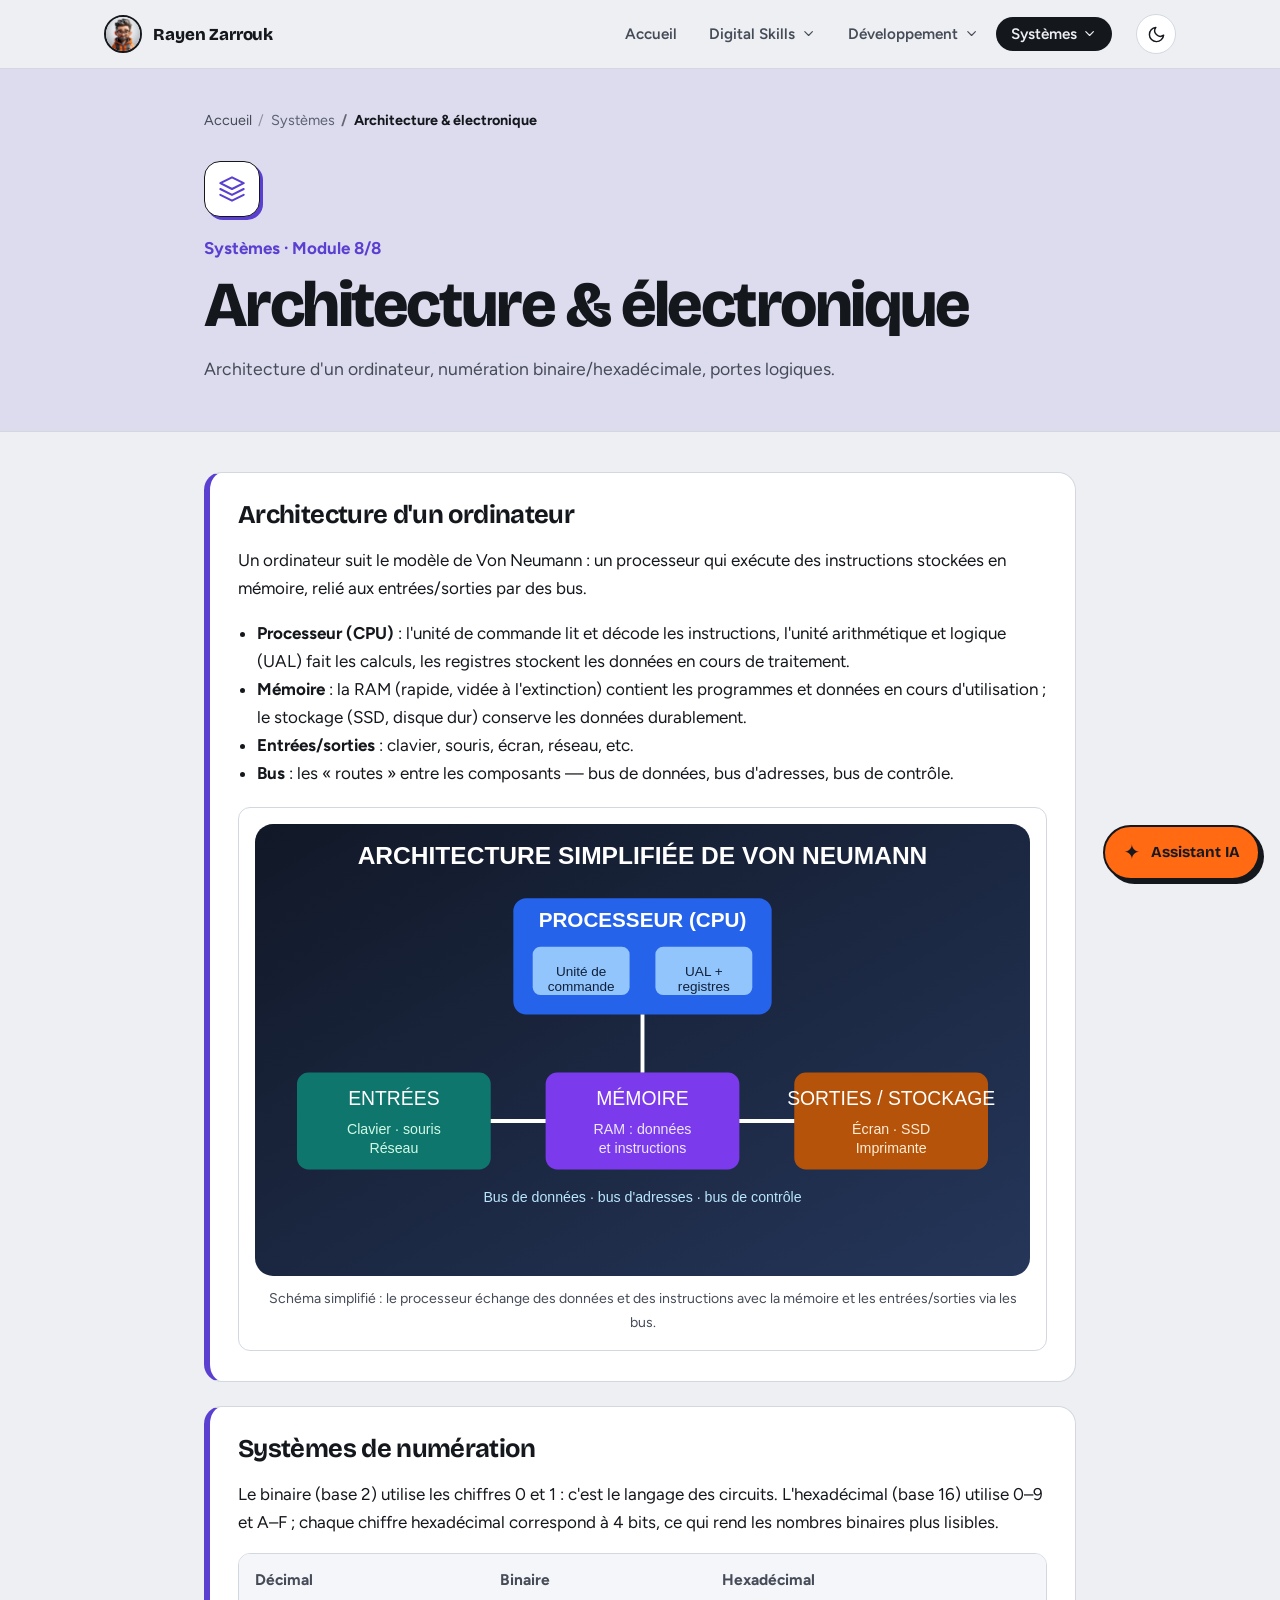
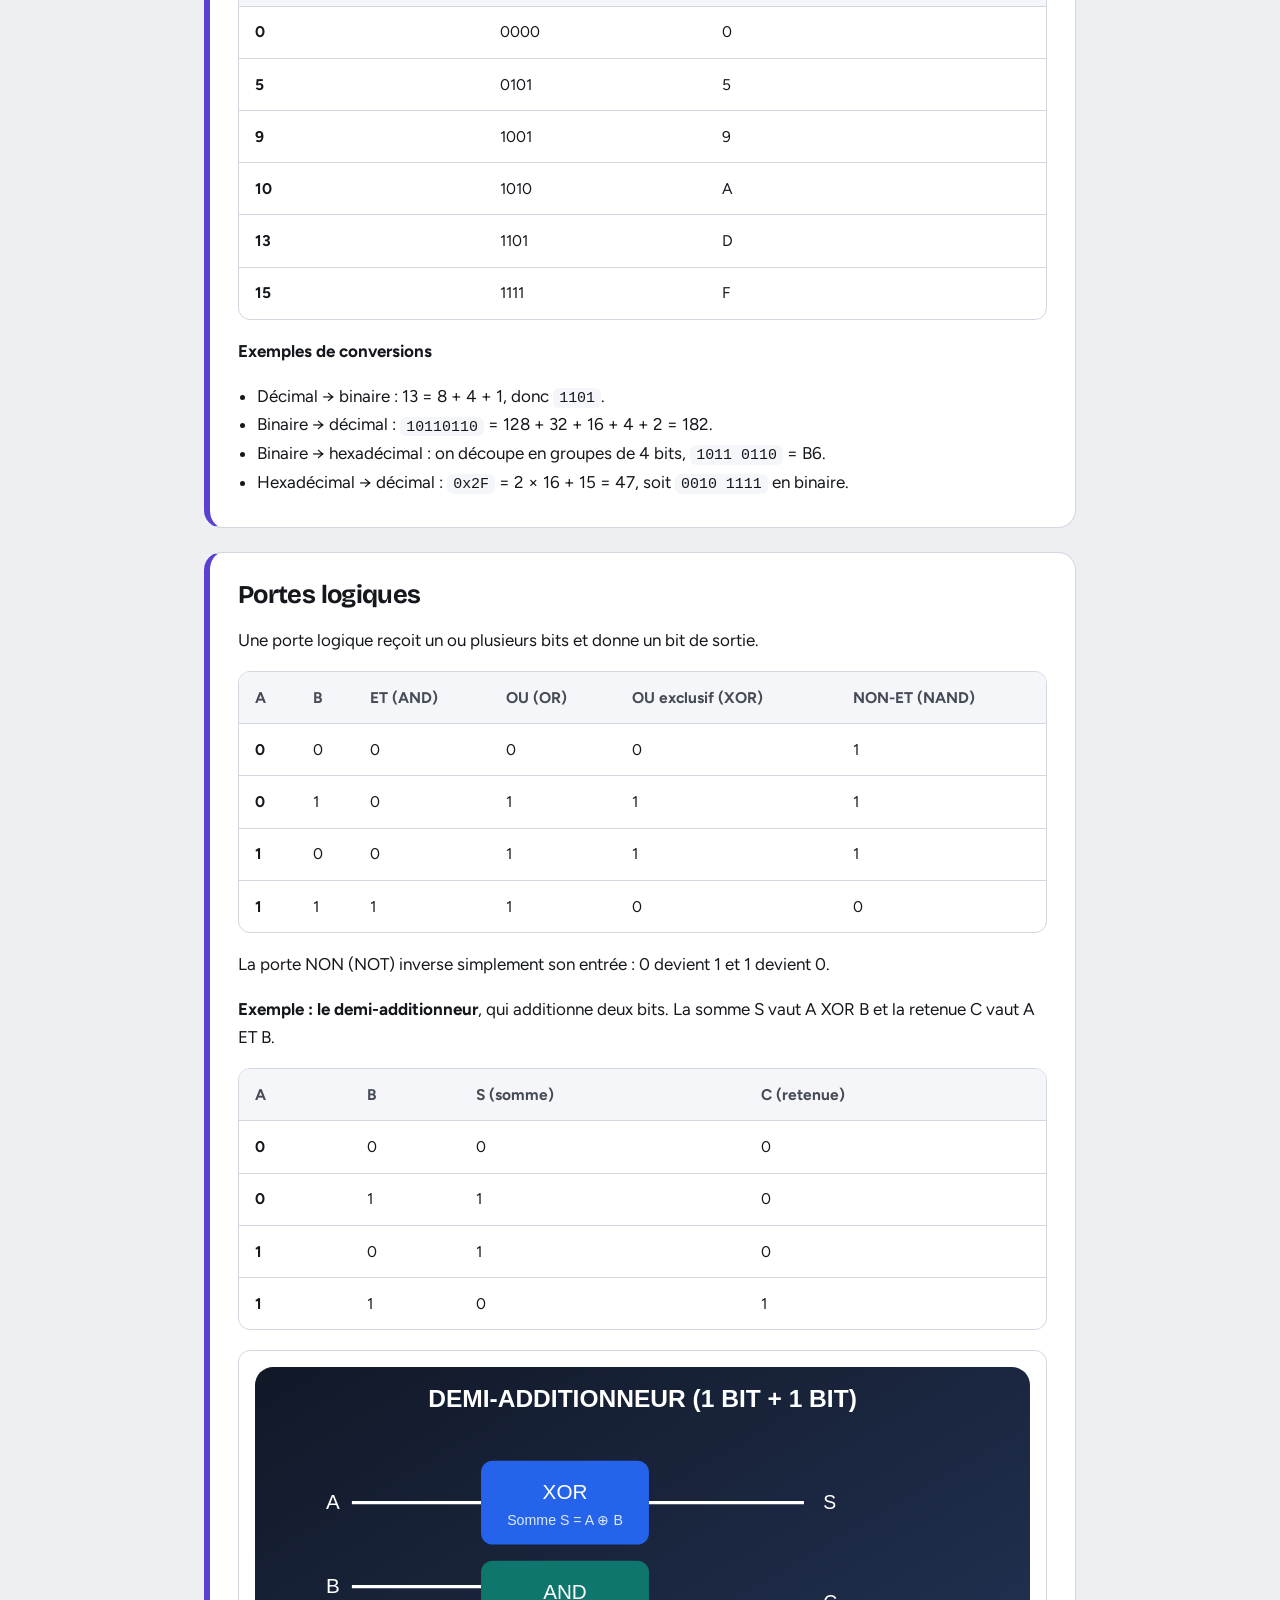
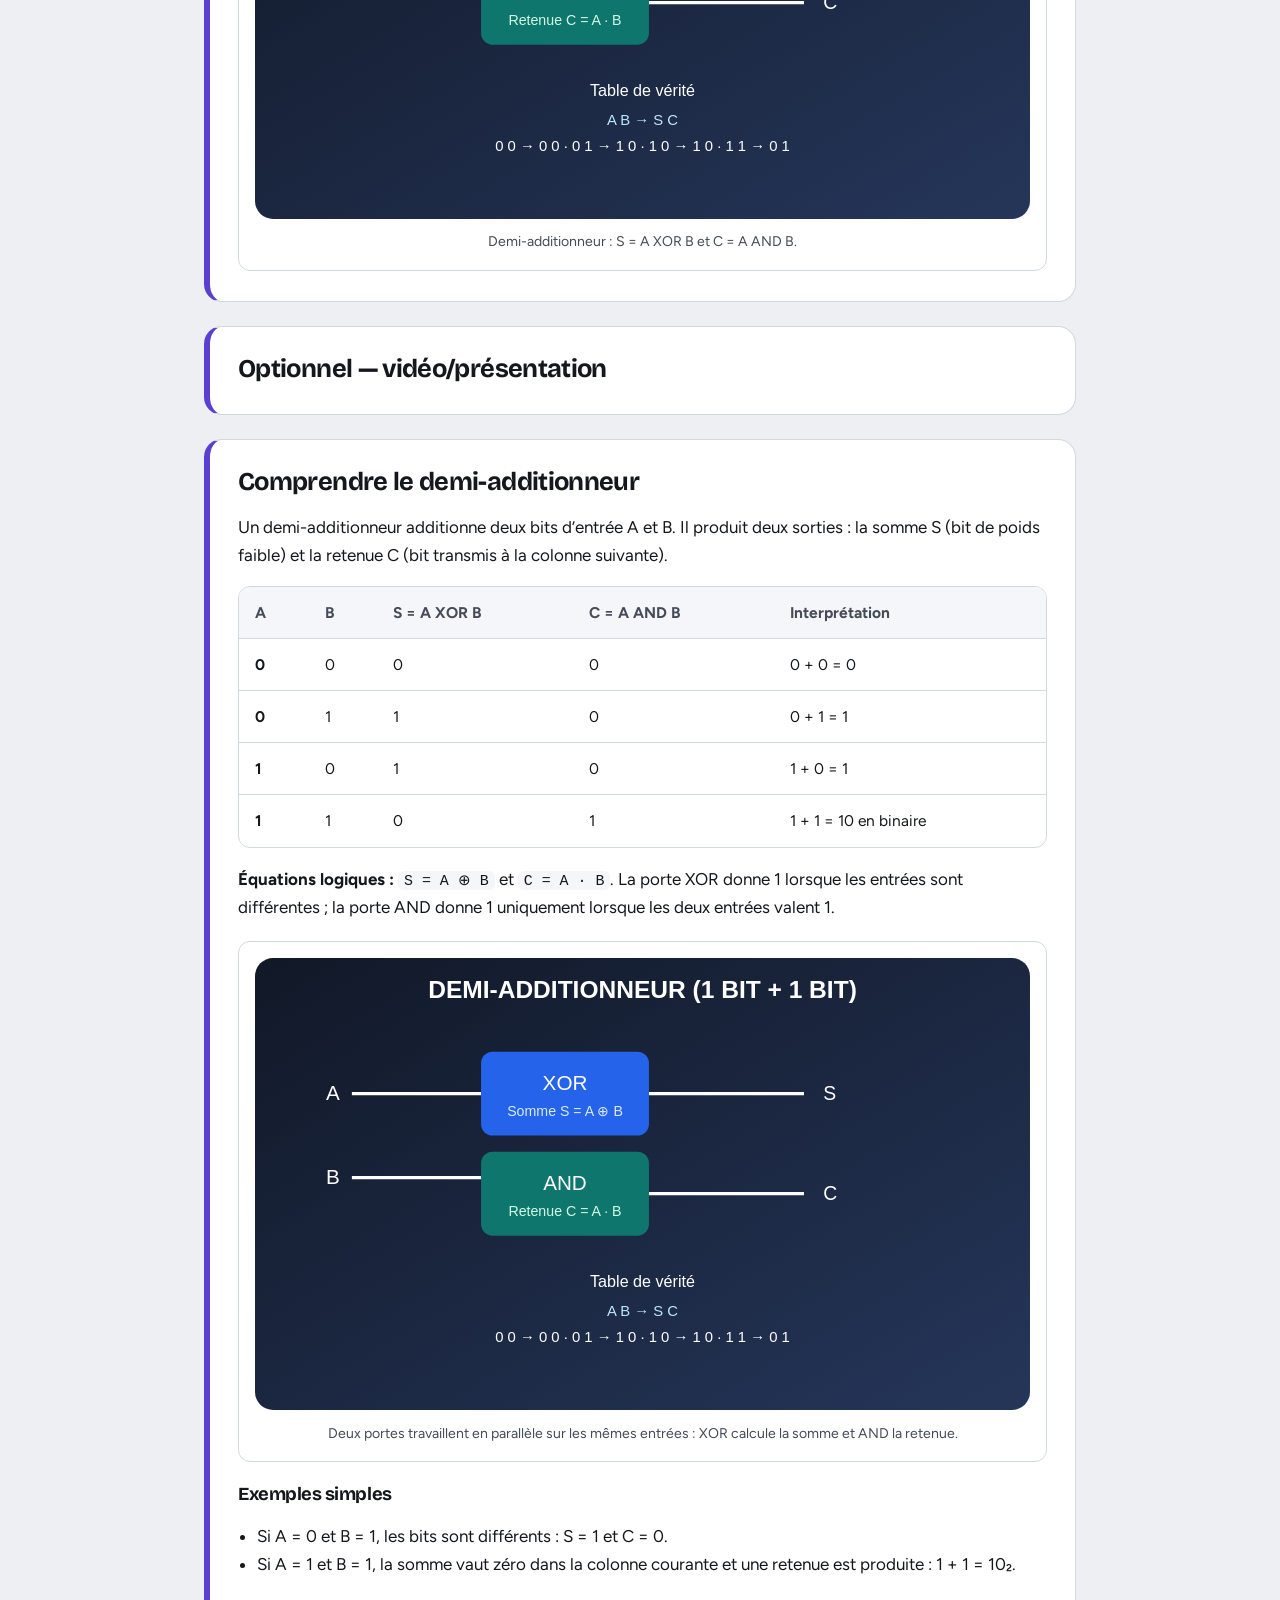
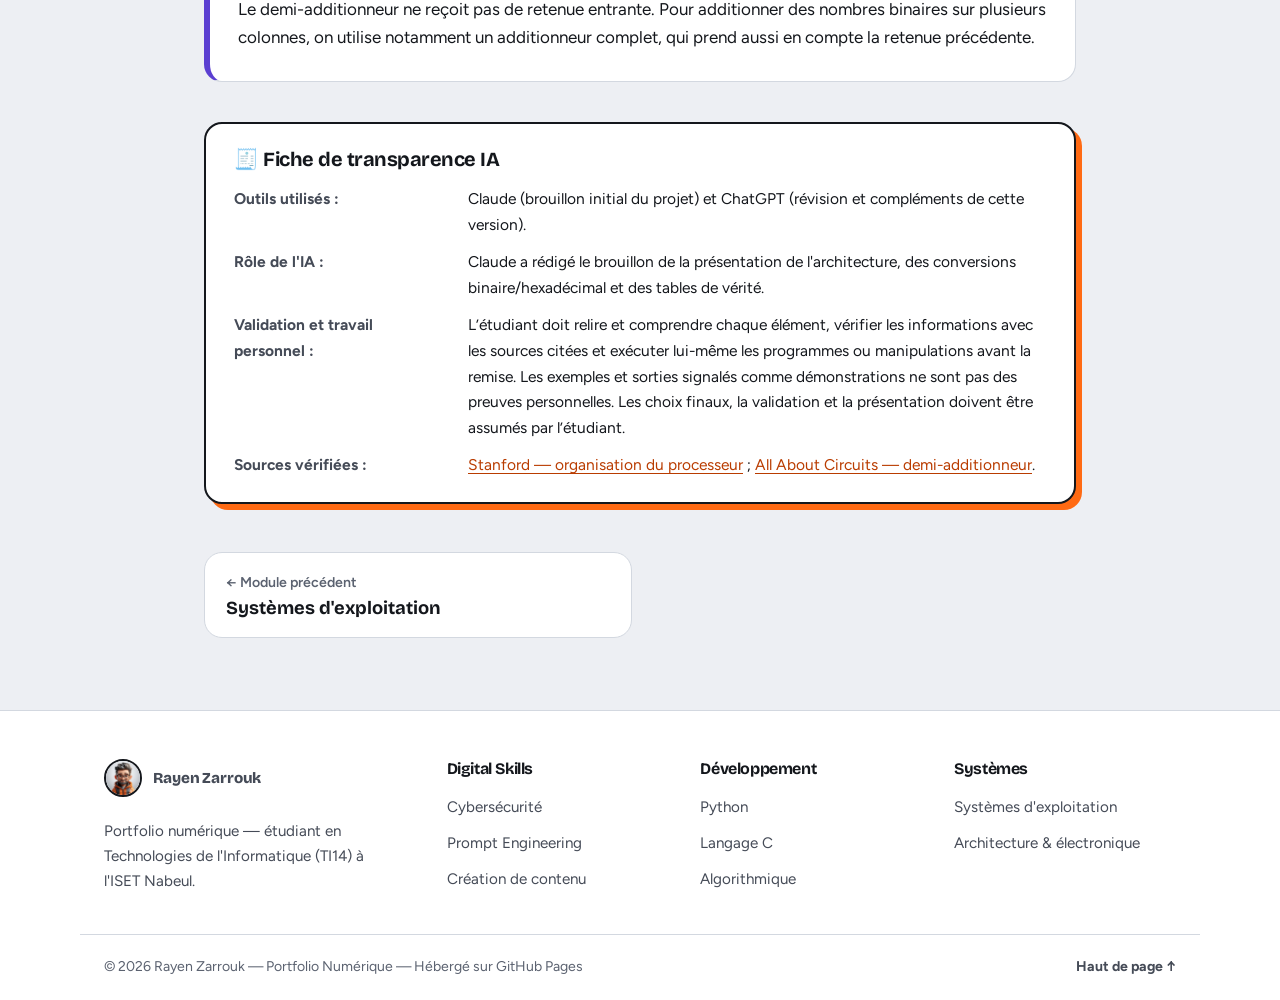
<file: architecture-electronique.html>
<!DOCTYPE html>
<html lang="fr">
<head>
  <meta charset="UTF-8" />
  <meta name="viewport" content="width=device-width, initial-scale=1.0" />
  <title>Architecture & électronique — Rayen Zarrouk</title>
  <meta name="description" content="Architecture d&#x27;un ordinateur, numération binaire/hexadécimale, portes logiques." />
  <meta name="author" content="Rayen Zarrouk" />
  <meta name="theme-color" content="#edeff3" media="(prefers-color-scheme: light)" />
  <meta name="theme-color" content="#0e1014" media="(prefers-color-scheme: dark)" />
  <meta property="og:title" content="Architecture & électronique — Rayen Zarrouk" />
  <meta property="og:description" content="Architecture d&#x27;un ordinateur, numération binaire/hexadécimale, portes logiques." />
  <meta property="og:type" content="website" />
  <link rel="icon" type="image/svg+xml" href="favicon.svg" />
  <link rel="preconnect" href="https://fonts.googleapis.com" />
  <link rel="preconnect" href="https://fonts.gstatic.com" crossorigin />
  <link rel="stylesheet" href="https://fonts.googleapis.com/css2?family=Bricolage+Grotesque:opsz,wght@12..96,700;800&family=Figtree:wght@400;500;600;700&display=swap" />
  <link rel="stylesheet" href="style.css" />
  <link rel="stylesheet" href="admin-editor.css" />
  <script>
    /* Applique le thème avant le premier affichage (évite le flash blanc) */
    (function () {
      var d = document.documentElement, t = null;
      d.classList.add("js");
      try { t = localStorage.getItem("portfolio-theme"); } catch (e) {}
      if (!t) t = window.matchMedia && matchMedia("(prefers-color-scheme: dark)").matches ? "dark" : "light";
      d.setAttribute("data-theme", t);
    })();
  </script>
</head>
<body>
  <a class="skip-link" href="#contenu">Aller au contenu</a>

  <header class="site-header">
    <div class="nav-wrap">
      <a href="index.html" class="brand" aria-label="Rayen Zarrouk — accueil">
        <img class="brand-mark" src="avatar.jpg" alt="" width="38" height="38" />
        <span class="brand-name">Rayen Zarrouk</span>
      </a>
      <nav class="main-nav" id="main-nav" aria-label="Navigation principale">
        <ul>
          <li><a class="nav-link" href="index.html">Accueil</a></li>
          <li class="has-dd">
            <button class="nav-link dd-btn" type="button" aria-expanded="false" aria-controls="dd-ds">Digital Skills <svg class="icon chev" viewBox="0 0 24 24" aria-hidden="true" focusable="false"><path d="m6 9 6 6 6-6"/></svg></button>
            <ul class="dd-panel" id="dd-ds">
              <li><a class="g-ds" href="cybersecurite.html"><span class="tile sm"><svg class="icon" viewBox="0 0 24 24" aria-hidden="true" focusable="false"><path d="M12 22s8-4 8-10V5l-8-3-8 3v7c0 6 8 10 8 10z"/><path d="m9 12 2 2 4-4"/></svg></span><span>Cybersécurité<small>Menaces, bonnes pratiques, checklist</small></span></a></li>
              <li><a class="g-ds" href="prompt-engineering.html"><span class="tile sm"><svg class="icon" viewBox="0 0 24 24" aria-hidden="true" focusable="false"><path d="M21 15a2 2 0 0 1-2 2H7l-4 4V5a2 2 0 0 1 2-2h14a2 2 0 0 1 2 2z"/><path d="M8 9h8M8 13h5"/></svg></span><span>Prompt Engineering<small>Cas pratiques et prompts réutilisables</small></span></a></li>
              <li><a class="g-ds" href="creation-contenu.html"><span class="tile sm"><svg class="icon" viewBox="0 0 24 24" aria-hidden="true" focusable="false"><rect x="2" y="4" width="20" height="16" rx="2"/><path d="m10 9 5 3-5 3z"/></svg></span><span>Création de contenu<small>Vidéo, podcast, carte mentale</small></span></a></li>
            </ul>
          </li>
          <li class="has-dd">
            <button class="nav-link dd-btn" type="button" aria-expanded="false" aria-controls="dd-dev">Développement <svg class="icon chev" viewBox="0 0 24 24" aria-hidden="true" focusable="false"><path d="m6 9 6 6 6-6"/></svg></button>
            <ul class="dd-panel" id="dd-dev">
              <li><a class="g-dev" href="python.html"><span class="tile sm"><svg class="icon" viewBox="0 0 24 24" aria-hidden="true" focusable="false"><path d="m4 17 6-6-6-6"/><path d="M12 19h8"/></svg></span><span>Python<small>Calculatrice, devinettes, notes</small></span></a></li>
              <li><a class="g-dev" href="langage-c.html"><span class="tile sm"><svg class="icon" viewBox="0 0 24 24" aria-hidden="true" focusable="false"><rect x="5" y="5" width="14" height="14" rx="2"/><rect x="9" y="9" width="6" height="6"/><path d="M9 2v3M15 2v3M9 19v3M15 19v3M2 9h3M2 15h3M19 9h3M19 15h3"/></svg></span><span>Langage C<small>Variables, boucles, pointeurs</small></span></a></li>
              <li><a class="g-dev" href="algorithmique.html"><span class="tile sm"><svg class="icon" viewBox="0 0 24 24" aria-hidden="true" focusable="false"><rect x="3" y="3" width="6" height="6" rx="1"/><rect x="15" y="15" width="6" height="6" rx="1"/><path d="M6 9v3a3 3 0 0 0 3 3h6"/></svg></span><span>Algorithmique<small>Organigrammes et pseudo-code</small></span></a></li>
            </ul>
          </li>
          <li class="has-dd">
            <button class="nav-link dd-btn active" type="button" aria-expanded="false" aria-controls="dd-sys">Systèmes <svg class="icon chev" viewBox="0 0 24 24" aria-hidden="true" focusable="false"><path d="m6 9 6 6 6-6"/></svg></button>
            <ul class="dd-panel" id="dd-sys">
              <li><a class="g-sys" href="systemes-exploitation.html"><span class="tile sm"><svg class="icon" viewBox="0 0 24 24" aria-hidden="true" focusable="false"><rect x="2" y="3" width="20" height="14" rx="2"/><path d="M8 21h8M12 17v4"/></svg></span><span>Systèmes d'exploitation<small>Windows, Linux, macOS, terminal</small></span></a></li>
              <li><a class="g-sys" href="architecture-electronique.html" aria-current="page"><span class="tile sm"><svg class="icon" viewBox="0 0 24 24" aria-hidden="true" focusable="false"><path d="m12 2 10 5-10 5L2 7z"/><path d="m2 12 10 5 10-5"/><path d="m2 17 10 5 10-5"/></svg></span><span>Architecture &amp; électronique<small>Binaire, hexadécimal, portes logiques</small></span></a></li>
            </ul>
          </li>
        </ul>
      </nav>
      <div class="nav-controls">
        <button id="theme-toggle" class="icon-btn theme-toggle" type="button" aria-label="Passer en mode sombre" aria-pressed="false">
          <svg class="icon i-moon" viewBox="0 0 24 24" aria-hidden="true" focusable="false"><path d="M21 12.8A9 9 0 1 1 11.2 3a7 7 0 0 0 9.8 9.8z"/></svg><svg class="icon i-sun" viewBox="0 0 24 24" aria-hidden="true" focusable="false"><circle cx="12" cy="12" r="4"/><path d="M12 2v2M12 20v2M4.9 4.9l1.4 1.4M17.7 17.7l1.4 1.4M2 12h2M20 12h2M4.9 19.1l1.4-1.4M17.7 6.3l1.4-1.4"/></svg>
        </button>
        <button id="menu-toggle" class="icon-btn menu-toggle" type="button" aria-label="Ouvrir le menu" aria-expanded="false" aria-controls="main-nav">
          <svg class="icon i-open" viewBox="0 0 24 24" aria-hidden="true" focusable="false"><path d="M4 6h16M4 12h16M4 18h16"/></svg><svg class="icon i-close" viewBox="0 0 24 24" aria-hidden="true" focusable="false"><path d="M6 6l12 12M18 6 6 18"/></svg>
        </button>
      </div>
    </div>
  </header>

  <div class="page-header g-sys" id="top">
    <div class="inner">
      <nav class="breadcrumb" aria-label="Fil d'Ariane">
        <ol>
          <li><a href="index.html">Accueil</a></li>
          <li>Systèmes</li>
          <li aria-current="page">Architecture &amp; électronique</li>
        </ol>
      </nav>
      <span class="tile"><svg class="icon" viewBox="0 0 24 24" aria-hidden="true" focusable="false"><path d="m12 2 10 5-10 5L2 7z"/><path d="m2 12 10 5 10-5"/><path d="m2 17 10 5 10-5"/></svg></span>
      <p class="kicker">Systèmes · Module 8/8</p>
      <h1>Architecture &amp; électronique</h1>
      <p class="page-lede">Architecture d'un ordinateur, numération binaire/hexadécimale, portes logiques.</p>
    </div>
  </div>

  <main id="contenu" class="page g-sys">

    <section class="block">
      <h2>Architecture d'un ordinateur</h2>
      <p>Un ordinateur suit le modèle de Von Neumann : un processeur qui exécute des instructions stockées en mémoire, relié aux entrées/sorties par des bus.</p>
      <ul>
        <li><strong>Processeur (CPU)</strong> : l'unité de commande lit et décode les instructions, l'unité arithmétique et logique (UAL) fait les calculs, les registres stockent les données en cours de traitement.</li>
        <li><strong>Mémoire</strong> : la RAM (rapide, vidée à l'extinction) contient les programmes et données en cours d'utilisation ; le stockage (SSD, disque dur) conserve les données durablement.</li>
        <li><strong>Entrées/sorties</strong> : clavier, souris, écran, réseau, etc.</li>
        <li><strong>Bus</strong> : les « routes » entre les composants — bus de données, bus d'adresses, bus de contrôle.</li>
      </ul>
      <figure><img src="architecture-ordinateur.svg" alt="Schéma de l’architecture de Von Neumann montrant processeur, mémoire, entrées, sorties et bus" loading="lazy"><figcaption>Schéma simplifié : le processeur échange des données et des instructions avec la mémoire et les entrées/sorties via les bus.</figcaption></figure>
    </section>

    <section class="block">
      <h2>Systèmes de numération</h2>
      <p>Le binaire (base 2) utilise les chiffres 0 et 1 : c'est le langage des circuits. L'hexadécimal (base 16) utilise 0–9 et A–F ; chaque chiffre hexadécimal correspond à 4 bits, ce qui rend les nombres binaires plus lisibles.</p>
      <div class="table-wrap"><table>
        <tr><th>Décimal</th><th>Binaire</th><th>Hexadécimal</th></tr>
        <tr><td>0</td><td>0000</td><td>0</td></tr>
        <tr><td>5</td><td>0101</td><td>5</td></tr>
        <tr><td>9</td><td>1001</td><td>9</td></tr>
        <tr><td>10</td><td>1010</td><td>A</td></tr>
        <tr><td>13</td><td>1101</td><td>D</td></tr>
        <tr><td>15</td><td>1111</td><td>F</td></tr>
      </table></div>
      <p><strong>Exemples de conversions</strong></p>
      <ul>
        <li>Décimal → binaire : 13 = 8 + 4 + 1, donc <code>1101</code>.</li>
        <li>Binaire → décimal : <code>10110110</code> = 128 + 32 + 16 + 4 + 2 = 182.</li>
        <li>Binaire → hexadécimal : on découpe en groupes de 4 bits, <code>1011 0110</code> = B6.</li>
        <li>Hexadécimal → décimal : <code>0x2F</code> = 2 × 16 + 15 = 47, soit <code>0010 1111</code> en binaire.</li>
      </ul>
    </section>

    <section class="block">
      <h2>Portes logiques</h2>
      <p>Une porte logique reçoit un ou plusieurs bits et donne un bit de sortie.</p>
      <div class="table-wrap"><table>
        <tr><th>A</th><th>B</th><th>ET (AND)</th><th>OU (OR)</th><th>OU exclusif (XOR)</th><th>NON-ET (NAND)</th></tr>
        <tr><td>0</td><td>0</td><td>0</td><td>0</td><td>0</td><td>1</td></tr>
        <tr><td>0</td><td>1</td><td>0</td><td>1</td><td>1</td><td>1</td></tr>
        <tr><td>1</td><td>0</td><td>0</td><td>1</td><td>1</td><td>1</td></tr>
        <tr><td>1</td><td>1</td><td>1</td><td>1</td><td>0</td><td>0</td></tr>
      </table></div>
      <p>La porte NON (NOT) inverse simplement son entrée : 0 devient 1 et 1 devient 0.</p>
      <p><strong>Exemple : le demi-additionneur</strong>, qui additionne deux bits. La somme S vaut A XOR B et la retenue C vaut A ET B.</p>
      <div class="table-wrap"><table>
        <tr><th>A</th><th>B</th><th>S (somme)</th><th>C (retenue)</th></tr>
        <tr><td>0</td><td>0</td><td>0</td><td>0</td></tr>
        <tr><td>0</td><td>1</td><td>1</td><td>0</td></tr>
        <tr><td>1</td><td>0</td><td>1</td><td>0</td></tr>
        <tr><td>1</td><td>1</td><td>0</td><td>1</td></tr>
      </table></div>
      <figure><img src="demi-additionneur.svg" alt="Schéma logique d’un demi-additionneur : une porte XOR calcule la somme et une porte AND calcule la retenue" loading="lazy"><figcaption>Demi-additionneur : S = A XOR B et C = A AND B.</figcaption></figure>
    </section>

    <section class="block">
      <h2>Optionnel — vidéo/présentation</h2>
      
    </section>

    
    <section class="block">
      <h2>Comprendre le demi-additionneur</h2>
      <p>Un demi-additionneur additionne deux bits d’entrée A et B. Il produit deux sorties : la somme S (bit de poids faible) et la retenue C (bit transmis à la colonne suivante).</p>
      <div class="table-wrap"><table>
        <thead><tr><th>A</th><th>B</th><th>S = A XOR B</th><th>C = A AND B</th><th>Interprétation</th></tr></thead>
        <tbody>
          <tr><td>0</td><td>0</td><td>0</td><td>0</td><td>0 + 0 = 0</td></tr>
          <tr><td>0</td><td>1</td><td>1</td><td>0</td><td>0 + 1 = 1</td></tr>
          <tr><td>1</td><td>0</td><td>1</td><td>0</td><td>1 + 0 = 1</td></tr>
          <tr><td>1</td><td>1</td><td>0</td><td>1</td><td>1 + 1 = 10 en binaire</td></tr>
        </tbody>
      </table></div>
      <p><strong>Équations logiques :</strong> <code>S = A ⊕ B</code> et <code>C = A · B</code>. La porte XOR donne 1 lorsque les entrées sont différentes ; la porte AND donne 1 uniquement lorsque les deux entrées valent 1.</p>
      <figure><img src="demi-additionneur.svg" alt="Schéma du demi-additionneur avec A et B reliés à une porte XOR pour la somme S et à une porte AND pour la retenue C" loading="lazy"><figcaption>Deux portes travaillent en parallèle sur les mêmes entrées : XOR calcule la somme et AND la retenue.</figcaption></figure>
      <h3>Exemples simples</h3>
      <ul>
        <li>Si A = 0 et B = 1, les bits sont différents : S = 1 et C = 0.</li>
        <li>Si A = 1 et B = 1, la somme vaut zéro dans la colonne courante et une retenue est produite : 1 + 1 = 10₂.</li>
      </ul>
      <p>Le demi-additionneur ne reçoit pas de retenue entrante. Pour additionner des nombres binaires sur plusieurs colonnes, on utilise notamment un additionneur complet, qui prend aussi en compte la retenue précédente.</p>
    </section>


    <section class="ia-disclosure">
      <h2>🧾 Fiche de transparence IA</h2>
      <dl>
        <dt>Outils utilisés :</dt><dd>Claude (brouillon initial du projet) et ChatGPT (révision et compléments de cette version).</dd>
        <dt>Rôle de l'IA :</dt><dd>Claude a rédigé le brouillon de la présentation de l'architecture, des conversions binaire/hexadécimal et des tables de vérité.</dd>
        <dt>Validation et travail personnel :</dt><dd>L’étudiant doit relire et comprendre chaque élément, vérifier les informations avec les sources citées et exécuter lui-même les programmes ou manipulations avant la remise. Les exemples et sorties signalés comme démonstrations ne sont pas des preuves personnelles. Les choix finaux, la validation et la présentation doivent être assumés par l’étudiant.</dd>
        <dt>Sources vérifiées :</dt><dd><a href="https://cs.stanford.edu/people/eroberts/courses/soco/projects/risc/pipelining/index.html" target="_blank" rel="noopener">Stanford — organisation du processeur</a> ; <a href="https://www.allaboutcircuits.com/textbook/digital/chpt-9/half-adders/" target="_blank" rel="noopener">All About Circuits — demi-additionneur</a>.</dd>
      </dl>
    </section>

    <nav class="pager" aria-label="Navigation entre modules"><a class="prev" href="systemes-exploitation.html" rel="prev"><small>← Module précédent</small><strong>Systèmes d'exploitation</strong></a></nav>
  </main>

  <footer class="site-footer">
    <div class="container footer-grid">
      <div class="footer-about">
        <a href="index.html" class="brand"><img class="brand-mark" src="avatar.jpg" alt="" width="38" height="38" /><span>Rayen Zarrouk</span></a>
        <p>Portfolio numérique — étudiant en Technologies de l'Informatique (TI14) à l'ISET Nabeul.</p>
      </div>
      <div>
        <h2>Digital Skills</h2>
        <ul>
          <li><a href="cybersecurite.html">Cybersécurité</a></li>
          <li><a href="prompt-engineering.html">Prompt Engineering</a></li>
          <li><a href="creation-contenu.html">Création de contenu</a></li>
        </ul>
      </div>
      <div>
        <h2>Développement</h2>
        <ul>
          <li><a href="python.html">Python</a></li>
          <li><a href="langage-c.html">Langage C</a></li>
          <li><a href="algorithmique.html">Algorithmique</a></li>
        </ul>
      </div>
      <div>
        <h2>Systèmes</h2>
        <ul>
          <li><a href="systemes-exploitation.html">Systèmes d'exploitation</a></li>
          <li><a href="architecture-electronique.html">Architecture &amp; électronique</a></li>
        </ul>
      </div>
    </div>
    <div class="container footer-bottom">
      <p>© 2026 Rayen Zarrouk — Portfolio Numérique — Hébergé sur GitHub Pages</p>
      <a href="#top">Haut de page ↑</a>
    </div>
  </footer>

  <!-- Assistant IA administrateur : appel direct au fournisseur depuis le navigateur. -->
<div id="ai-admin-root" class="ai-admin-root">
  <button id="ai-admin-toggle" class="ai-admin-toggle" type="button" aria-expanded="false" aria-controls="ai-admin-panel">
    <span class="ai-admin-spark" aria-hidden="true">✦</span><span>Assistant IA</span>
  </button>
  <section id="ai-admin-panel" class="ai-admin-panel" aria-label="Assistant administrateur du portfolio" hidden>
    <header class="ai-admin-header">
      <div><p class="ai-admin-eyebrow">ESPACE ADMINISTRATEUR</p><h2>Assistant du portfolio</h2><p class="ai-admin-subtitle">Décris une modification en langage naturel.</p></div>
      <button id="ai-admin-close" class="ai-admin-close" type="button" aria-label="Fermer">×</button>
    </header>
    <div class="ai-admin-security"><strong>Mode direct</strong><span>Écris ta demande et envoie-la directement au service IA. Les changements sont prévisualisés avant application.</span></div>
    <label class="ai-admin-label" for="ai-admin-message">Que veux-tu modifier ?</label>
    <textarea id="ai-admin-message" class="ai-admin-input ai-admin-message" rows="3" maxlength="2000" placeholder="Ex. : rends le bouton principal rouge et augmente légèrement le titre..."></textarea>
    <div class="ai-admin-actions">
      <button id="ai-admin-send" class="ai-admin-send" type="button">Envoyer à l'IA <span aria-hidden="true">↗</span></button>
      <button id="ai-admin-undo" class="ai-admin-undo" type="button" disabled>Annuler la dernière modification</button>
    </div>
    <p id="ai-admin-status" class="ai-admin-status" role="status" aria-live="polite">Prêt. Décris ce que tu veux changer.</p>
    <div id="ai-admin-result" class="ai-admin-result" hidden>
      <p id="ai-admin-reply" class="ai-admin-reply"></p>
      <div id="ai-admin-proposals" class="ai-admin-proposals"></div>
      <button id="ai-admin-apply" class="ai-admin-apply" type="button" hidden>Appliquer les changements</button>
    </div>
    <p class="ai-admin-footnote">Les changements appliqués sont temporaires dans cette page. Pour les conserver, exporte ou modifie les fichiers du site puis republie-les sur GitHub.</p>
  </section>
</div>
<script src="admin-config.js"></script>
<script src="script.js" defer></script>
<script defer src="admin-editor.js"></script>
</body>
</html>
</file>
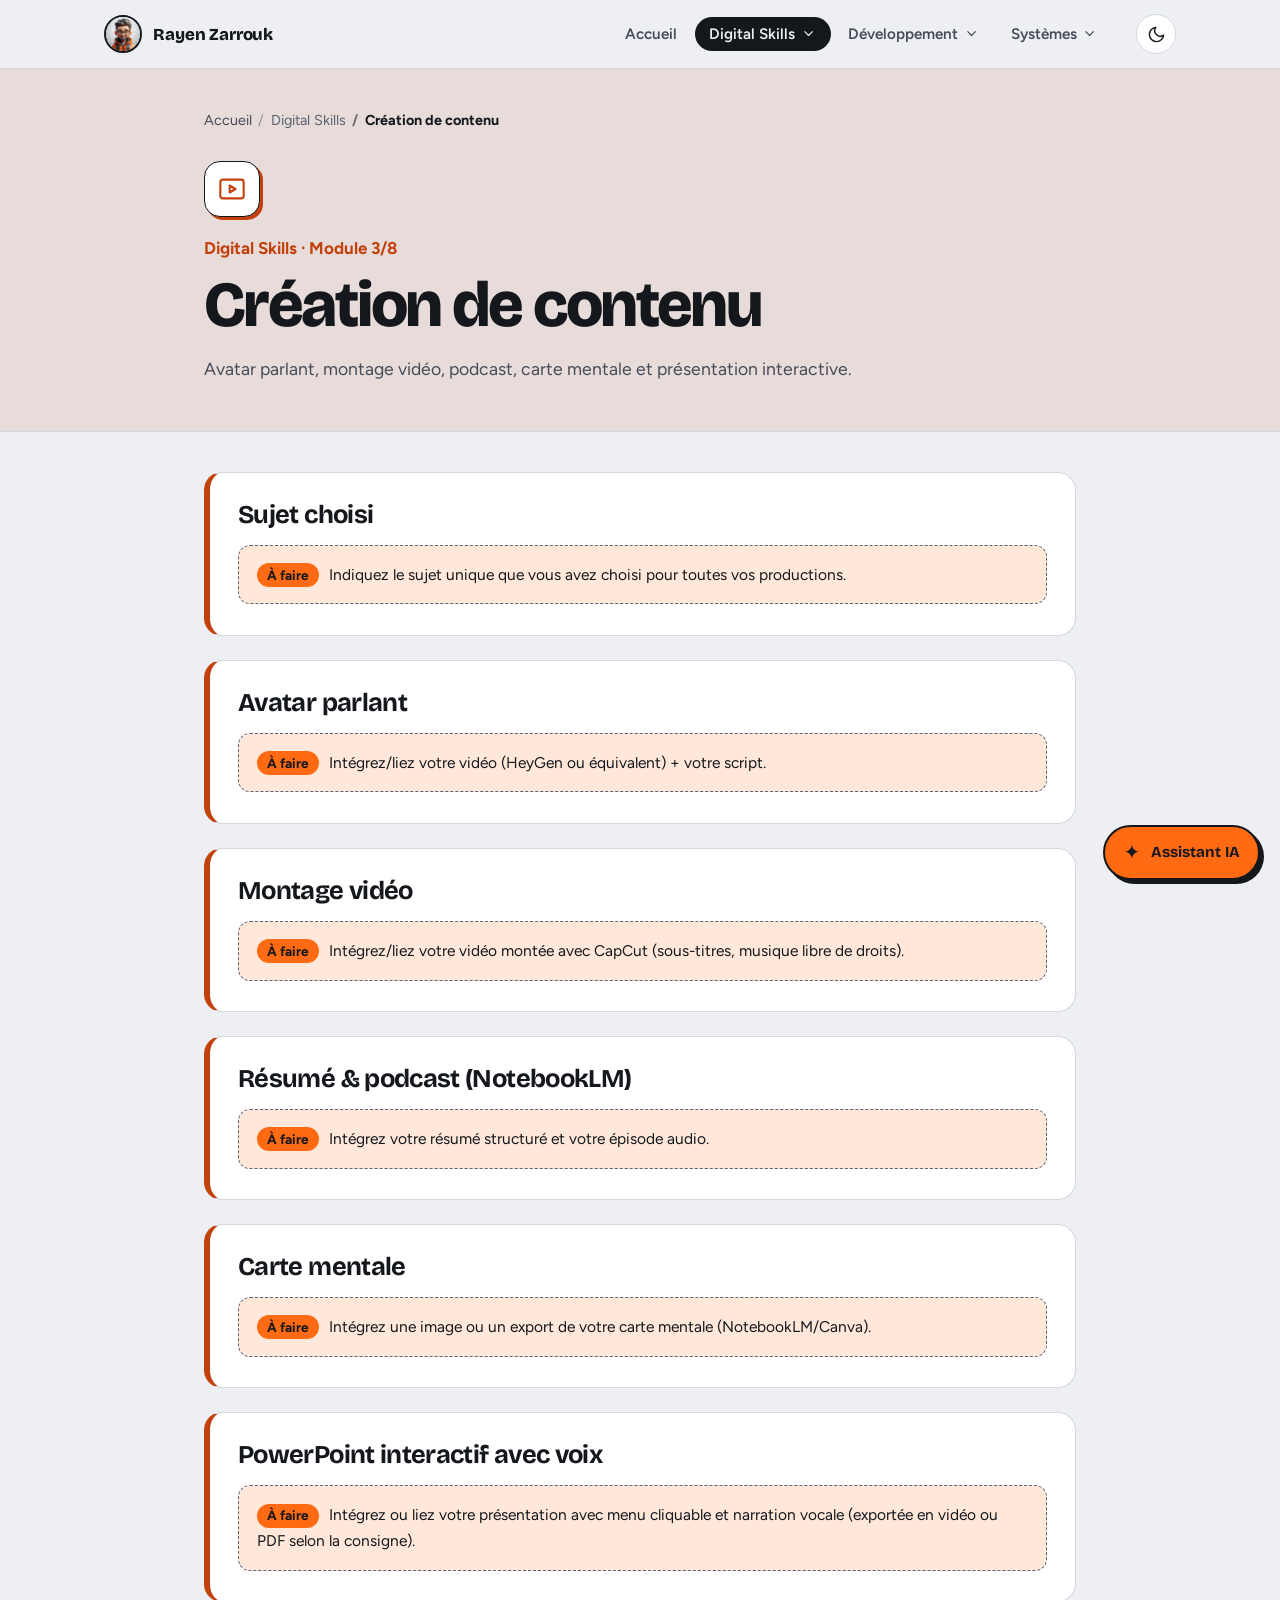
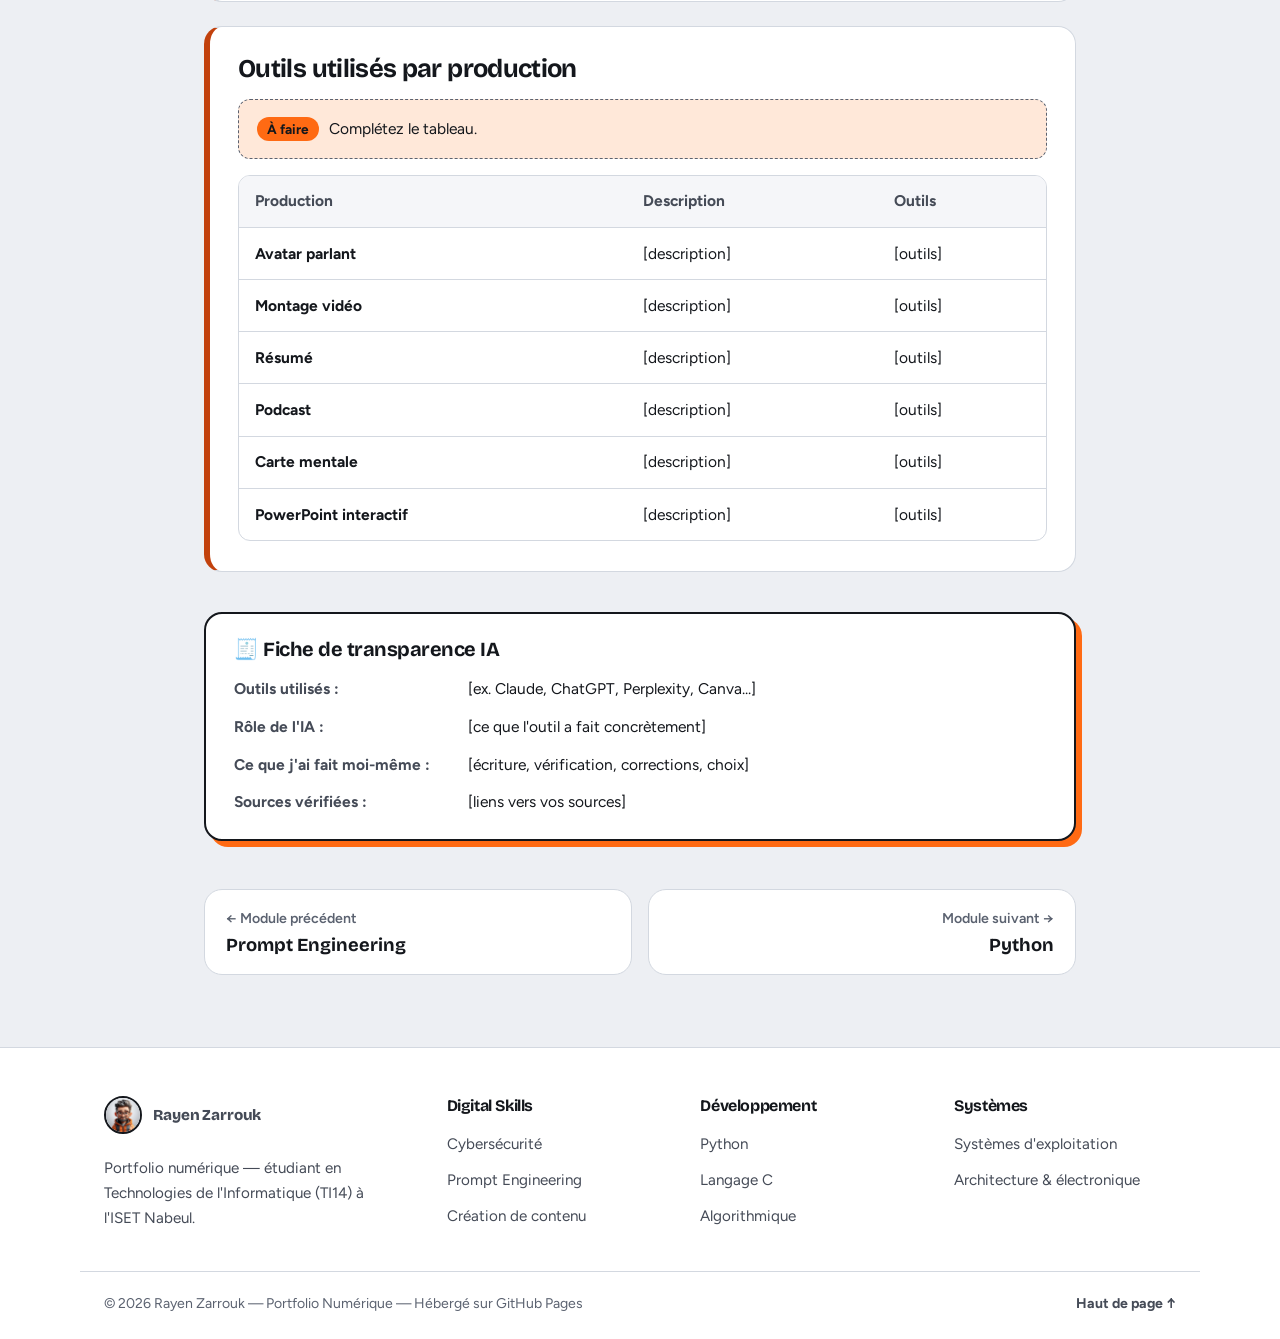
<file: creation-contenu.html>
<!DOCTYPE html>
<html lang="fr">
<head>
  <meta charset="UTF-8" />
  <meta name="viewport" content="width=device-width, initial-scale=1.0" />
  <title>Création de contenu — Rayen Zarrouk</title>
  <meta name="description" content="Avatar parlant, montage vidéo, podcast, carte mentale et présentation interactive." />
  <meta name="author" content="Rayen Zarrouk" />
  <meta name="theme-color" content="#edeff3" media="(prefers-color-scheme: light)" />
  <meta name="theme-color" content="#0e1014" media="(prefers-color-scheme: dark)" />
  <meta property="og:title" content="Création de contenu — Rayen Zarrouk" />
  <meta property="og:description" content="Avatar parlant, montage vidéo, podcast, carte mentale et présentation interactive." />
  <meta property="og:type" content="website" />
  <link rel="icon" type="image/svg+xml" href="favicon.svg" />
  <link rel="preconnect" href="https://fonts.googleapis.com" />
  <link rel="preconnect" href="https://fonts.gstatic.com" crossorigin />
  <link rel="stylesheet" href="https://fonts.googleapis.com/css2?family=Bricolage+Grotesque:opsz,wght@12..96,700;800&family=Figtree:wght@400;500;600;700&display=swap" />
  <link rel="stylesheet" href="style.css" />
  <link rel="stylesheet" href="admin-editor.css" />
  <script>
    /* Applique le thème avant le premier affichage (évite le flash blanc) */
    (function () {
      var d = document.documentElement, t = null;
      d.classList.add("js");
      try { t = localStorage.getItem("portfolio-theme"); } catch (e) {}
      if (!t) t = window.matchMedia && matchMedia("(prefers-color-scheme: dark)").matches ? "dark" : "light";
      d.setAttribute("data-theme", t);
    })();
  </script>
</head>
<body>
  <a class="skip-link" href="#contenu">Aller au contenu</a>

  <header class="site-header">
    <div class="nav-wrap">
      <a href="index.html" class="brand" aria-label="Rayen Zarrouk — accueil">
        <img class="brand-mark" src="avatar.jpg" alt="" width="38" height="38" />
        <span class="brand-name">Rayen Zarrouk</span>
      </a>
      <nav class="main-nav" id="main-nav" aria-label="Navigation principale">
        <ul>
          <li><a class="nav-link" href="index.html">Accueil</a></li>
          <li class="has-dd">
            <button class="nav-link dd-btn active" type="button" aria-expanded="false" aria-controls="dd-ds">Digital Skills <svg class="icon chev" viewBox="0 0 24 24" aria-hidden="true" focusable="false"><path d="m6 9 6 6 6-6"/></svg></button>
            <ul class="dd-panel" id="dd-ds">
              <li><a class="g-ds" href="cybersecurite.html"><span class="tile sm"><svg class="icon" viewBox="0 0 24 24" aria-hidden="true" focusable="false"><path d="M12 22s8-4 8-10V5l-8-3-8 3v7c0 6 8 10 8 10z"/><path d="m9 12 2 2 4-4"/></svg></span><span>Cybersécurité<small>Menaces, bonnes pratiques, checklist</small></span></a></li>
              <li><a class="g-ds" href="prompt-engineering.html"><span class="tile sm"><svg class="icon" viewBox="0 0 24 24" aria-hidden="true" focusable="false"><path d="M21 15a2 2 0 0 1-2 2H7l-4 4V5a2 2 0 0 1 2-2h14a2 2 0 0 1 2 2z"/><path d="M8 9h8M8 13h5"/></svg></span><span>Prompt Engineering<small>Cas pratiques et prompts réutilisables</small></span></a></li>
              <li><a class="g-ds" href="creation-contenu.html" aria-current="page"><span class="tile sm"><svg class="icon" viewBox="0 0 24 24" aria-hidden="true" focusable="false"><rect x="2" y="4" width="20" height="16" rx="2"/><path d="m10 9 5 3-5 3z"/></svg></span><span>Création de contenu<small>Vidéo, podcast, carte mentale</small></span></a></li>
            </ul>
          </li>
          <li class="has-dd">
            <button class="nav-link dd-btn" type="button" aria-expanded="false" aria-controls="dd-dev">Développement <svg class="icon chev" viewBox="0 0 24 24" aria-hidden="true" focusable="false"><path d="m6 9 6 6 6-6"/></svg></button>
            <ul class="dd-panel" id="dd-dev">
              <li><a class="g-dev" href="python.html"><span class="tile sm"><svg class="icon" viewBox="0 0 24 24" aria-hidden="true" focusable="false"><path d="m4 17 6-6-6-6"/><path d="M12 19h8"/></svg></span><span>Python<small>Calculatrice, devinettes, notes</small></span></a></li>
              <li><a class="g-dev" href="langage-c.html"><span class="tile sm"><svg class="icon" viewBox="0 0 24 24" aria-hidden="true" focusable="false"><rect x="5" y="5" width="14" height="14" rx="2"/><rect x="9" y="9" width="6" height="6"/><path d="M9 2v3M15 2v3M9 19v3M15 19v3M2 9h3M2 15h3M19 9h3M19 15h3"/></svg></span><span>Langage C<small>Variables, boucles, pointeurs</small></span></a></li>
              <li><a class="g-dev" href="algorithmique.html"><span class="tile sm"><svg class="icon" viewBox="0 0 24 24" aria-hidden="true" focusable="false"><rect x="3" y="3" width="6" height="6" rx="1"/><rect x="15" y="15" width="6" height="6" rx="1"/><path d="M6 9v3a3 3 0 0 0 3 3h6"/></svg></span><span>Algorithmique<small>Organigrammes et pseudo-code</small></span></a></li>
            </ul>
          </li>
          <li class="has-dd">
            <button class="nav-link dd-btn" type="button" aria-expanded="false" aria-controls="dd-sys">Systèmes <svg class="icon chev" viewBox="0 0 24 24" aria-hidden="true" focusable="false"><path d="m6 9 6 6 6-6"/></svg></button>
            <ul class="dd-panel" id="dd-sys">
              <li><a class="g-sys" href="systemes-exploitation.html"><span class="tile sm"><svg class="icon" viewBox="0 0 24 24" aria-hidden="true" focusable="false"><rect x="2" y="3" width="20" height="14" rx="2"/><path d="M8 21h8M12 17v4"/></svg></span><span>Systèmes d'exploitation<small>Windows, Linux, macOS, terminal</small></span></a></li>
              <li><a class="g-sys" href="architecture-electronique.html"><span class="tile sm"><svg class="icon" viewBox="0 0 24 24" aria-hidden="true" focusable="false"><path d="m12 2 10 5-10 5L2 7z"/><path d="m2 12 10 5 10-5"/><path d="m2 17 10 5 10-5"/></svg></span><span>Architecture &amp; électronique<small>Binaire, hexadécimal, portes logiques</small></span></a></li>
            </ul>
          </li>
        </ul>
      </nav>
      <div class="nav-controls">
        <button id="theme-toggle" class="icon-btn theme-toggle" type="button" aria-label="Passer en mode sombre" aria-pressed="false">
          <svg class="icon i-moon" viewBox="0 0 24 24" aria-hidden="true" focusable="false"><path d="M21 12.8A9 9 0 1 1 11.2 3a7 7 0 0 0 9.8 9.8z"/></svg><svg class="icon i-sun" viewBox="0 0 24 24" aria-hidden="true" focusable="false"><circle cx="12" cy="12" r="4"/><path d="M12 2v2M12 20v2M4.9 4.9l1.4 1.4M17.7 17.7l1.4 1.4M2 12h2M20 12h2M4.9 19.1l1.4-1.4M17.7 6.3l1.4-1.4"/></svg>
        </button>
        <button id="menu-toggle" class="icon-btn menu-toggle" type="button" aria-label="Ouvrir le menu" aria-expanded="false" aria-controls="main-nav">
          <svg class="icon i-open" viewBox="0 0 24 24" aria-hidden="true" focusable="false"><path d="M4 6h16M4 12h16M4 18h16"/></svg><svg class="icon i-close" viewBox="0 0 24 24" aria-hidden="true" focusable="false"><path d="M6 6l12 12M18 6 6 18"/></svg>
        </button>
      </div>
    </div>
  </header>

  <div class="page-header g-ds" id="top">
    <div class="inner">
      <nav class="breadcrumb" aria-label="Fil d'Ariane">
        <ol>
          <li><a href="index.html">Accueil</a></li>
          <li>Digital Skills</li>
          <li aria-current="page">Création de contenu</li>
        </ol>
      </nav>
      <span class="tile"><svg class="icon" viewBox="0 0 24 24" aria-hidden="true" focusable="false"><rect x="2" y="4" width="20" height="16" rx="2"/><path d="m10 9 5 3-5 3z"/></svg></span>
      <p class="kicker">Digital Skills · Module 3/8</p>
      <h1>Création de contenu</h1>
      <p class="page-lede">Avatar parlant, montage vidéo, podcast, carte mentale et présentation interactive.</p>
    </div>
  </div>

  <main id="contenu" class="page g-ds">

    <section class="block">
      <h2>Sujet choisi</h2>
      <div class="todo"><strong>À faire</strong>Indiquez le sujet unique que vous avez choisi pour toutes vos productions.</div>
    </section>

    <section class="block">
      <h2>Avatar parlant</h2>
      <div class="todo"><strong>À faire</strong>Intégrez/liez votre vidéo (HeyGen ou équivalent) + votre script.</div>
    </section>

    <section class="block">
      <h2>Montage vidéo</h2>
      <div class="todo"><strong>À faire</strong>Intégrez/liez votre vidéo montée avec CapCut (sous-titres, musique libre de droits).</div>
    </section>

    <section class="block">
      <h2>Résumé & podcast (NotebookLM)</h2>
      <div class="todo"><strong>À faire</strong>Intégrez votre résumé structuré et votre épisode audio.</div>
    </section>

    <section class="block">
      <h2>Carte mentale</h2>
      <div class="todo"><strong>À faire</strong>Intégrez une image ou un export de votre carte mentale (NotebookLM/Canva).</div>
    </section>

    <section class="block">
      <h2>PowerPoint interactif avec voix</h2>
      <div class="todo"><strong>À faire</strong>Intégrez ou liez votre présentation avec menu cliquable et narration vocale (exportée en vidéo ou PDF selon la consigne).</div>
    </section>

    <section class="block">
      <h2>Outils utilisés par production</h2>
      <div class="todo"><strong>À faire</strong>Complétez le tableau.</div>
      <div class="table-wrap"><table>
        <tr><th>Production</th><th>Description</th><th>Outils</th></tr>
        <tr><td>Avatar parlant</td><td>[description]</td><td>[outils]</td></tr>
        <tr><td>Montage vidéo</td><td>[description]</td><td>[outils]</td></tr>
        <tr><td>Résumé</td><td>[description]</td><td>[outils]</td></tr>
        <tr><td>Podcast</td><td>[description]</td><td>[outils]</td></tr>
        <tr><td>Carte mentale</td><td>[description]</td><td>[outils]</td></tr>
        <tr><td>PowerPoint interactif</td><td>[description]</td><td>[outils]</td></tr>
      </table></div>

    </section>

    <section class="ia-disclosure">
      <h2>🧾 Fiche de transparence IA</h2>
      <dl>
        <dt>Outils utilisés :</dt><dd>[ex. Claude, ChatGPT, Perplexity, Canva...]</dd>
        <dt>Rôle de l'IA :</dt><dd>[ce que l'outil a fait concrètement]</dd>
        <dt>Ce que j'ai fait moi-même :</dt><dd>[écriture, vérification, corrections, choix]</dd>
        <dt>Sources vérifiées :</dt><dd>[liens vers vos sources]</dd>
      </dl>
    </section>

    <nav class="pager" aria-label="Navigation entre modules"><a class="prev" href="prompt-engineering.html" rel="prev"><small>← Module précédent</small><strong>Prompt Engineering</strong></a><a class="next" href="python.html" rel="next"><small>Module suivant →</small><strong>Python</strong></a></nav>
  </main>

  <footer class="site-footer">
    <div class="container footer-grid">
      <div class="footer-about">
        <a href="index.html" class="brand"><img class="brand-mark" src="avatar.jpg" alt="" width="38" height="38" /><span>Rayen Zarrouk</span></a>
        <p>Portfolio numérique — étudiant en Technologies de l'Informatique (TI14) à l'ISET Nabeul.</p>
      </div>
      <div>
        <h2>Digital Skills</h2>
        <ul>
          <li><a href="cybersecurite.html">Cybersécurité</a></li>
          <li><a href="prompt-engineering.html">Prompt Engineering</a></li>
          <li><a href="creation-contenu.html">Création de contenu</a></li>
        </ul>
      </div>
      <div>
        <h2>Développement</h2>
        <ul>
          <li><a href="python.html">Python</a></li>
          <li><a href="langage-c.html">Langage C</a></li>
          <li><a href="algorithmique.html">Algorithmique</a></li>
        </ul>
      </div>
      <div>
        <h2>Systèmes</h2>
        <ul>
          <li><a href="systemes-exploitation.html">Systèmes d'exploitation</a></li>
          <li><a href="architecture-electronique.html">Architecture &amp; électronique</a></li>
        </ul>
      </div>
    </div>
    <div class="container footer-bottom">
      <p>© 2026 Rayen Zarrouk — Portfolio Numérique — Hébergé sur GitHub Pages</p>
      <a href="#top">Haut de page ↑</a>
    </div>
  </footer>

  <!-- Assistant IA administrateur : appel direct au fournisseur depuis le navigateur. -->
<div id="ai-admin-root" class="ai-admin-root">
  <button id="ai-admin-toggle" class="ai-admin-toggle" type="button" aria-expanded="false" aria-controls="ai-admin-panel">
    <span class="ai-admin-spark" aria-hidden="true">✦</span><span>Assistant IA</span>
  </button>
  <section id="ai-admin-panel" class="ai-admin-panel" aria-label="Assistant administrateur du portfolio" hidden>
    <header class="ai-admin-header">
      <div><p class="ai-admin-eyebrow">ESPACE ADMINISTRATEUR</p><h2>Assistant du portfolio</h2><p class="ai-admin-subtitle">Décris une modification en langage naturel.</p></div>
      <button id="ai-admin-close" class="ai-admin-close" type="button" aria-label="Fermer">×</button>
    </header>
    <div class="ai-admin-security"><strong>Mode direct</strong><span>Écris ta demande et envoie-la directement au service IA. Les changements sont prévisualisés avant application.</span></div>
    <label class="ai-admin-label" for="ai-admin-message">Que veux-tu modifier ?</label>
    <textarea id="ai-admin-message" class="ai-admin-input ai-admin-message" rows="3" maxlength="2000" placeholder="Ex. : rends le bouton principal rouge et augmente légèrement le titre..."></textarea>
    <div class="ai-admin-actions">
      <button id="ai-admin-send" class="ai-admin-send" type="button">Envoyer à l'IA <span aria-hidden="true">↗</span></button>
      <button id="ai-admin-undo" class="ai-admin-undo" type="button" disabled>Annuler la dernière modification</button>
    </div>
    <p id="ai-admin-status" class="ai-admin-status" role="status" aria-live="polite">Prêt. Décris ce que tu veux changer.</p>
    <div id="ai-admin-result" class="ai-admin-result" hidden>
      <p id="ai-admin-reply" class="ai-admin-reply"></p>
      <div id="ai-admin-proposals" class="ai-admin-proposals"></div>
      <button id="ai-admin-apply" class="ai-admin-apply" type="button" hidden>Appliquer les changements</button>
    </div>
    <p class="ai-admin-footnote">Les changements appliqués sont temporaires dans cette page. Pour les conserver, exporte ou modifie les fichiers du site puis republie-les sur GitHub.</p>
  </section>
</div>
<script src="admin-config.js"></script>
<script src="script.js" defer></script>
<script defer src="admin-editor.js"></script>
</body>
</html>
</file>
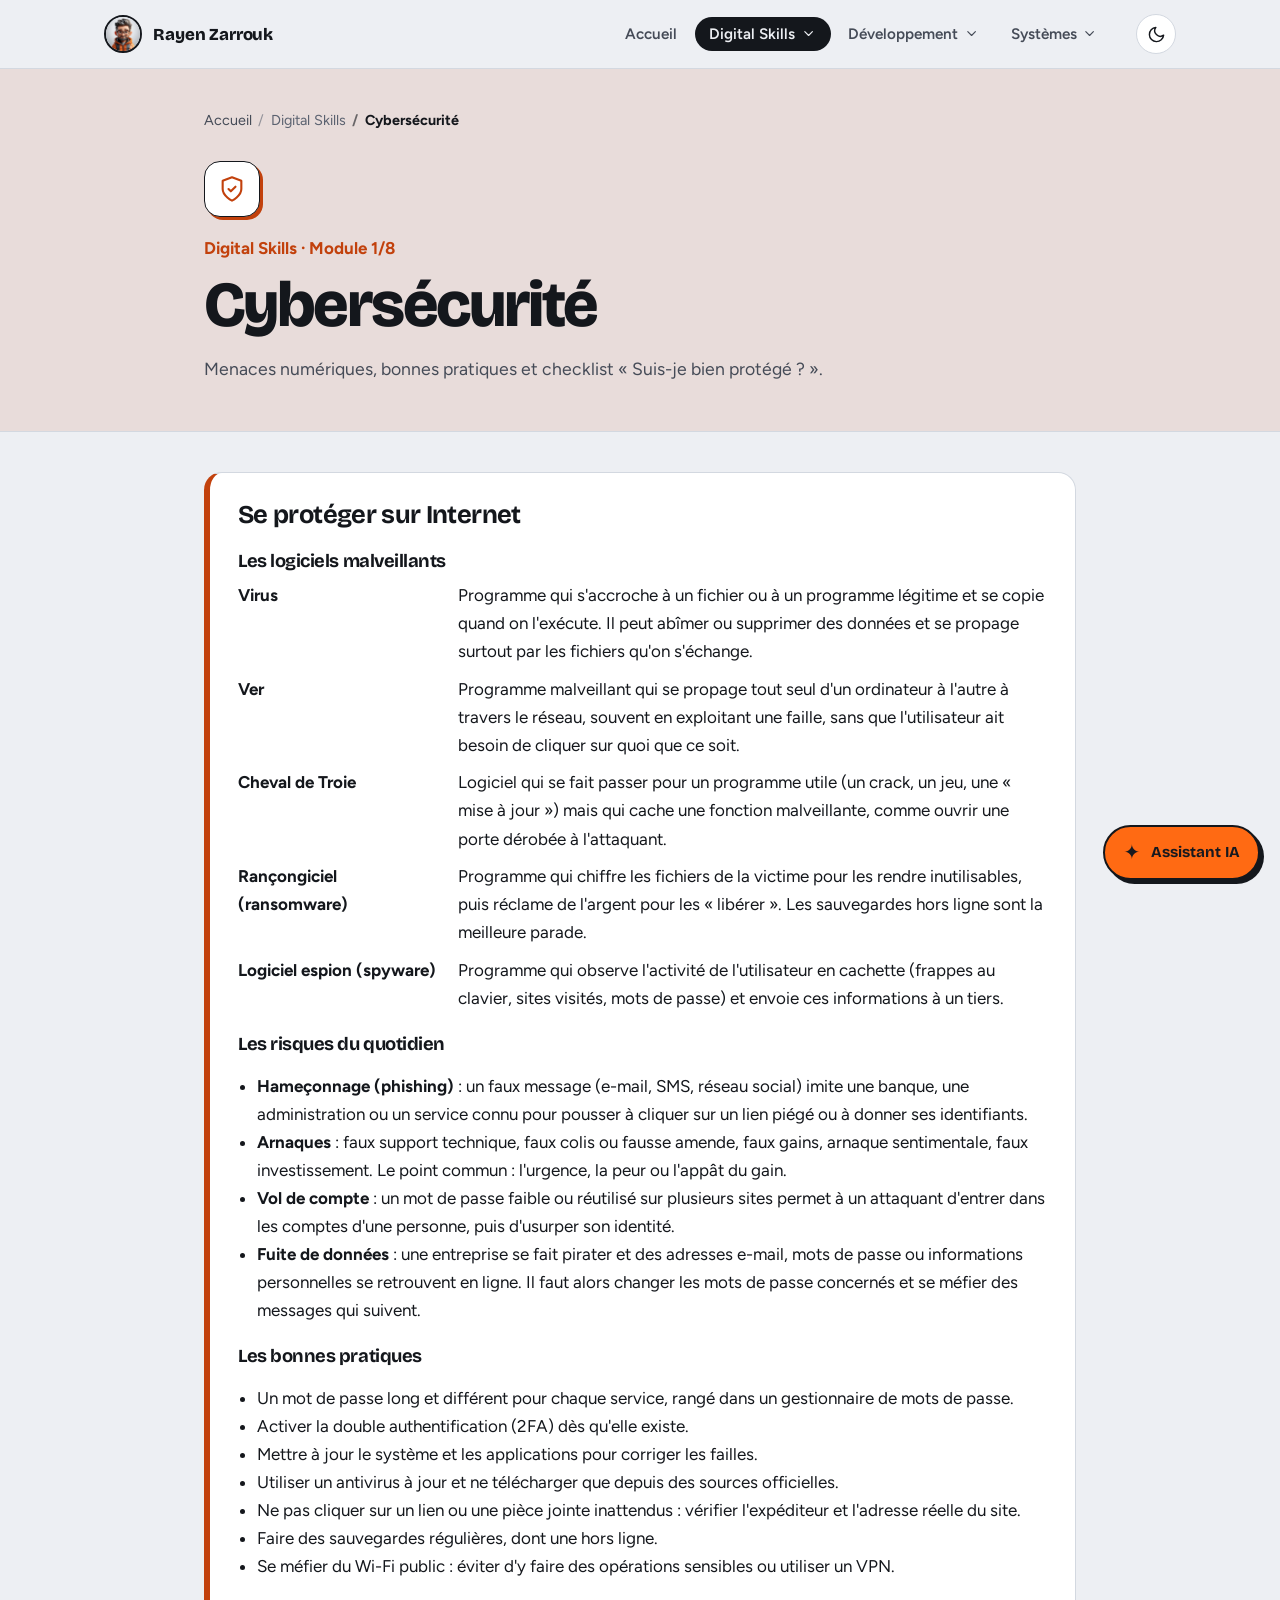
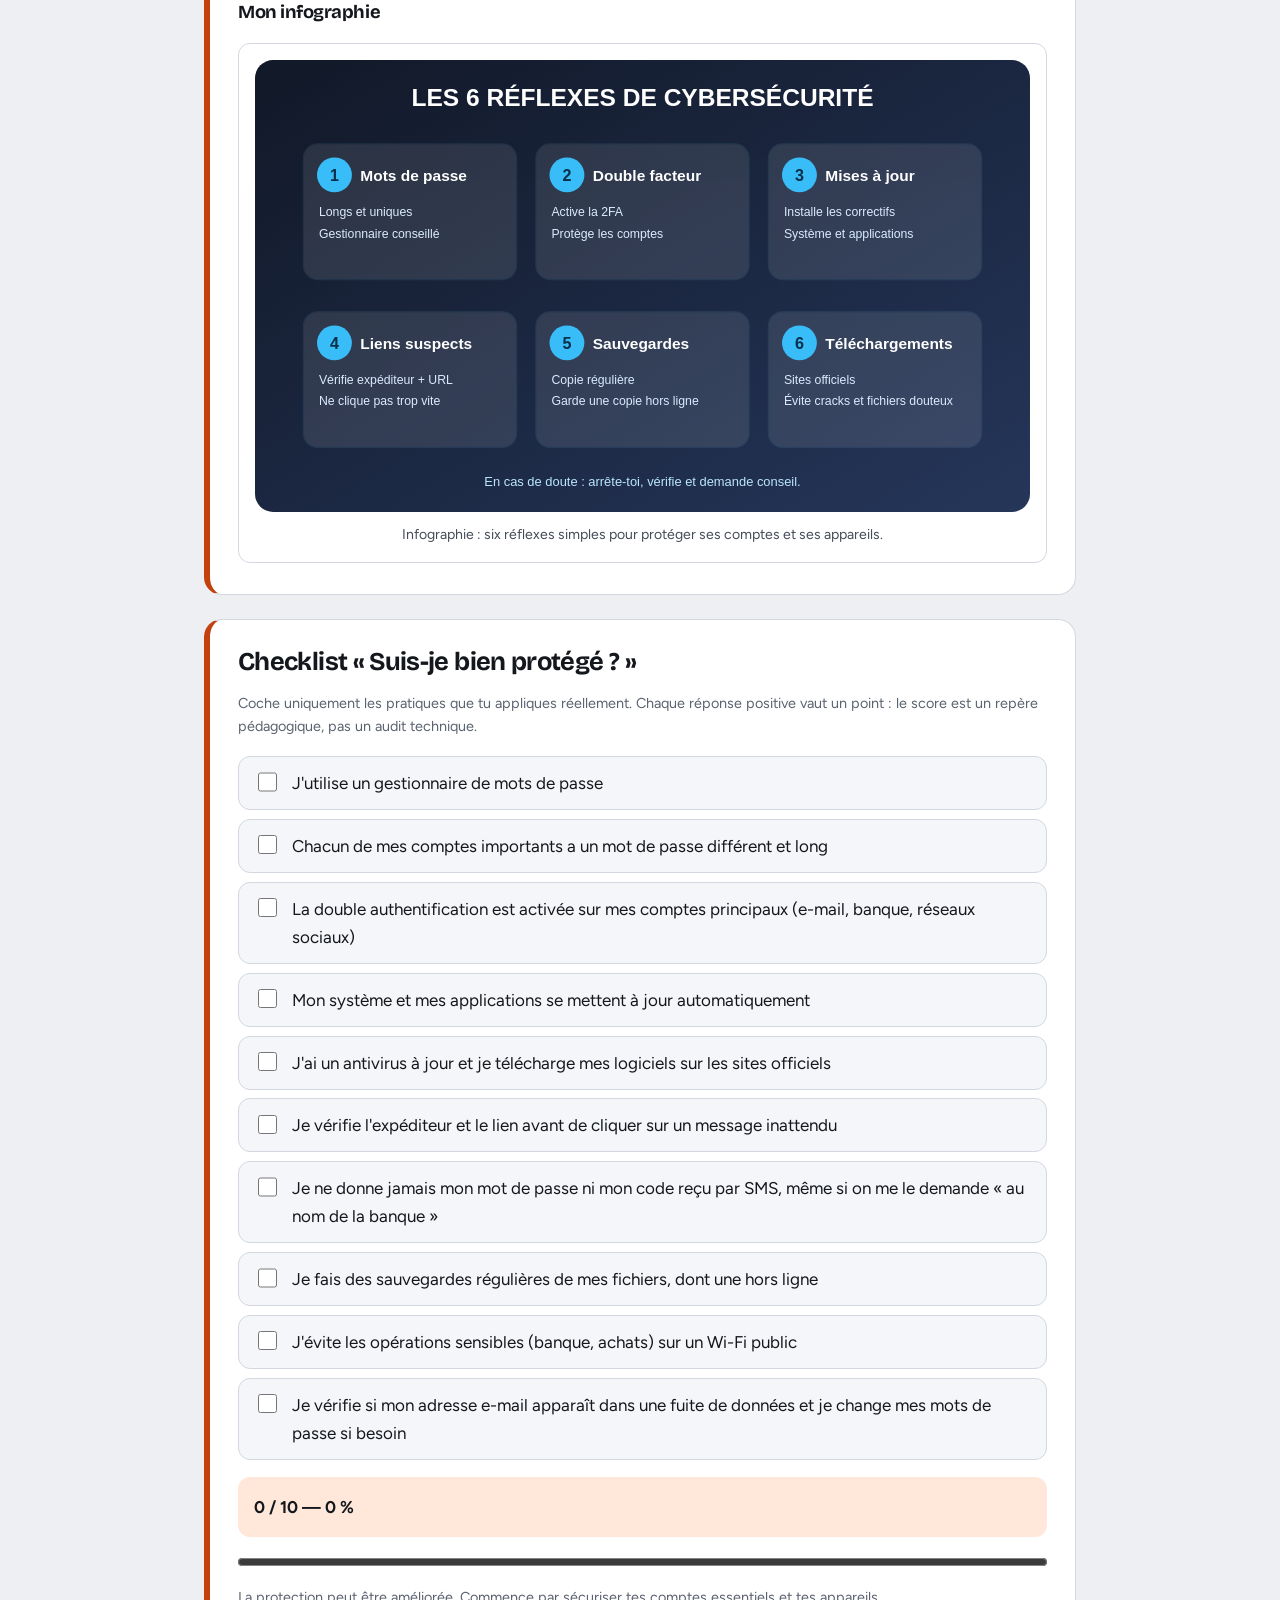
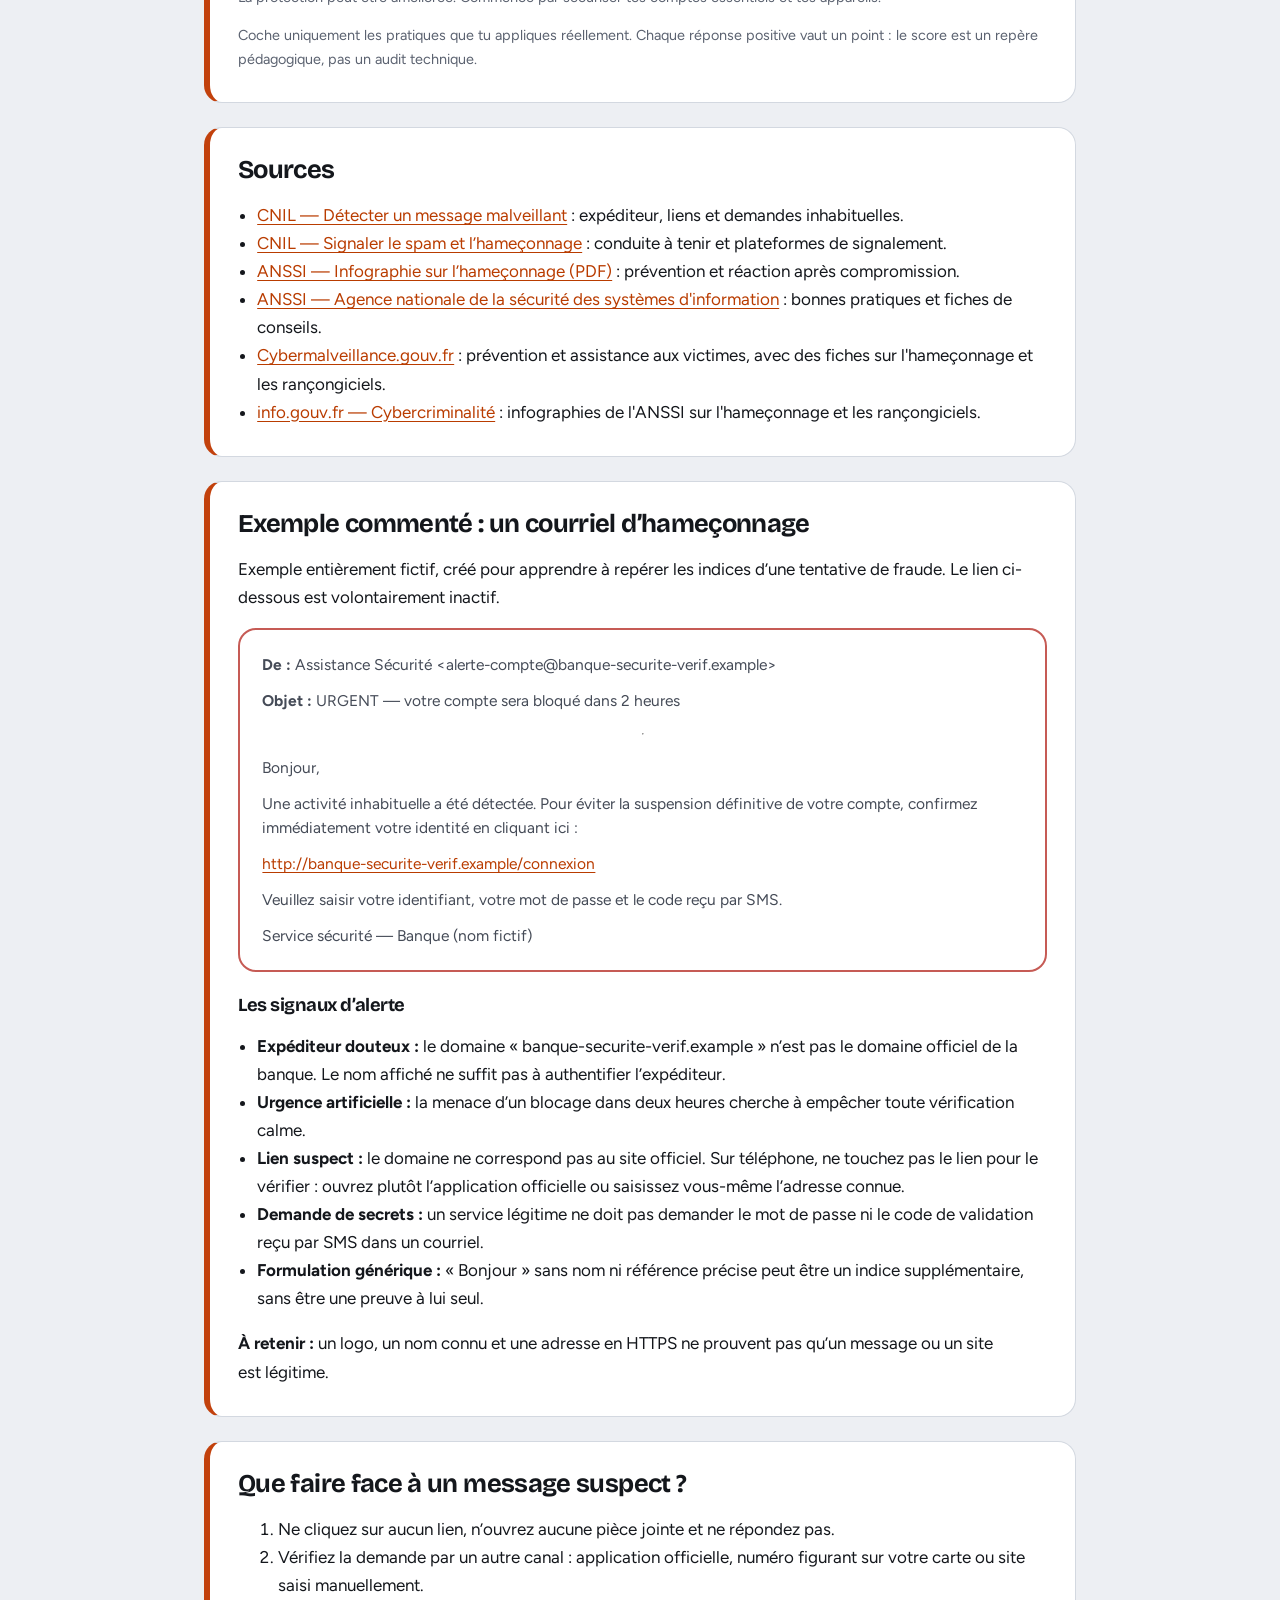
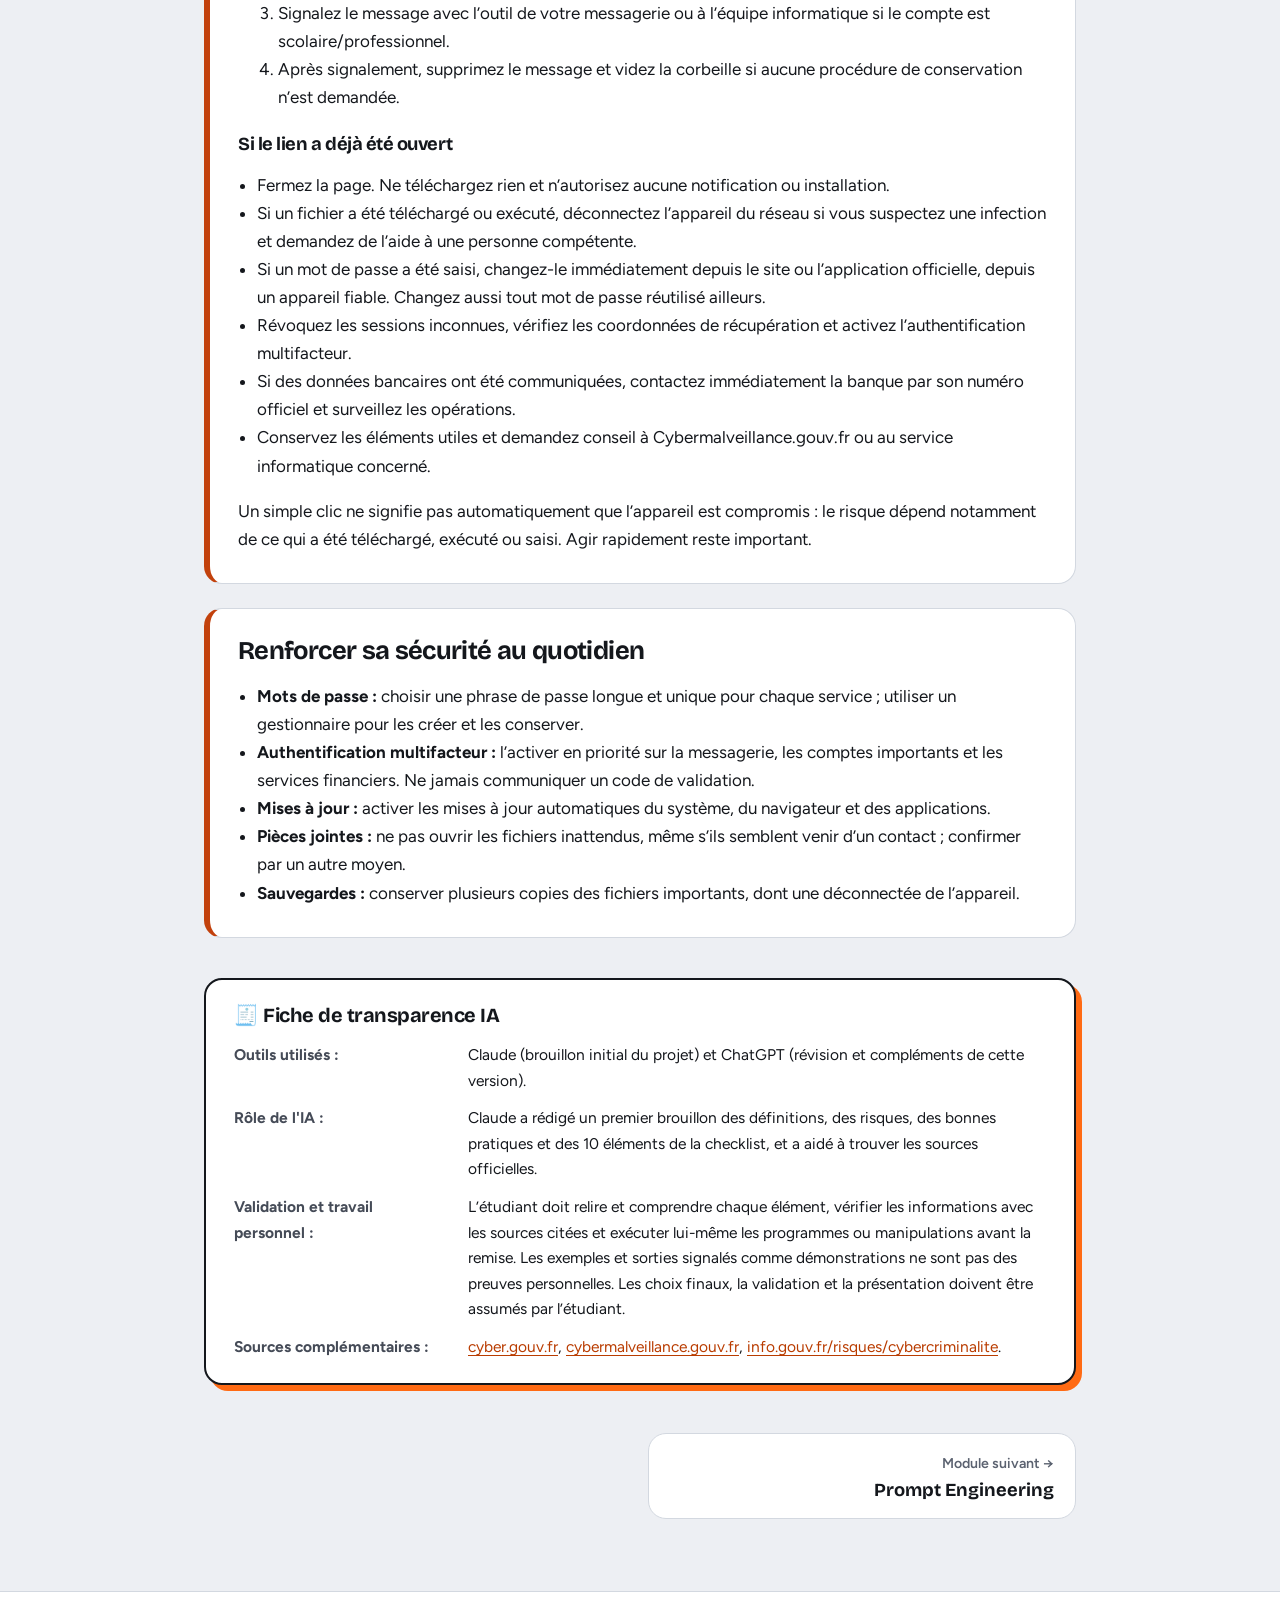
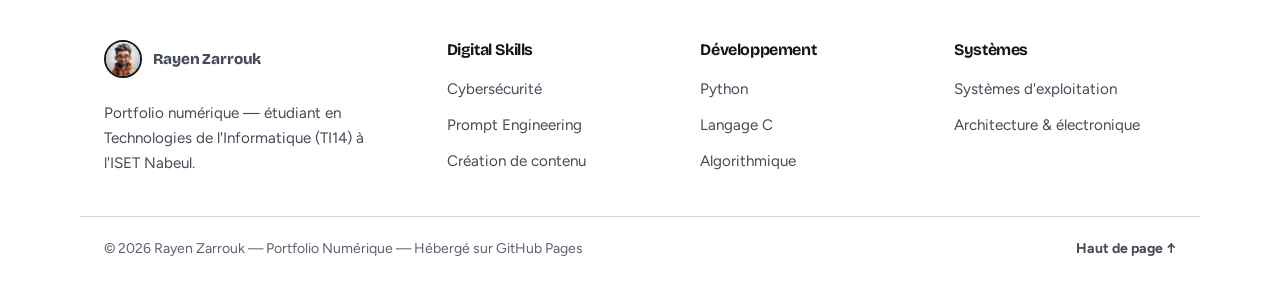
<file: cybersecurite.html>
<!DOCTYPE html>
<html lang="fr">
<head>
  <meta charset="UTF-8" />
  <meta name="viewport" content="width=device-width, initial-scale=1.0" />
  <title>Cybersécurité — Rayen Zarrouk</title>
  <meta name="description" content="Menaces numériques, bonnes pratiques et checklist « Suis-je bien protégé ? »." />
  <meta name="author" content="Rayen Zarrouk" />
  <meta name="theme-color" content="#edeff3" media="(prefers-color-scheme: light)" />
  <meta name="theme-color" content="#0e1014" media="(prefers-color-scheme: dark)" />
  <meta property="og:title" content="Cybersécurité — Rayen Zarrouk" />
  <meta property="og:description" content="Menaces numériques, bonnes pratiques et checklist « Suis-je bien protégé ? »." />
  <meta property="og:type" content="website" />
  <link rel="icon" type="image/svg+xml" href="favicon.svg" />
  <link rel="preconnect" href="https://fonts.googleapis.com" />
  <link rel="preconnect" href="https://fonts.gstatic.com" crossorigin />
  <link rel="stylesheet" href="https://fonts.googleapis.com/css2?family=Bricolage+Grotesque:opsz,wght@12..96,700;800&family=Figtree:wght@400;500;600;700&display=swap" />
  <link rel="stylesheet" href="style.css" />
  <link rel="stylesheet" href="admin-editor.css" />
  <script>
    /* Applique le thème avant le premier affichage (évite le flash blanc) */
    (function () {
      var d = document.documentElement, t = null;
      d.classList.add("js");
      try { t = localStorage.getItem("portfolio-theme"); } catch (e) {}
      if (!t) t = window.matchMedia && matchMedia("(prefers-color-scheme: dark)").matches ? "dark" : "light";
      d.setAttribute("data-theme", t);
    })();
  </script>
</head>
<body>
  <a class="skip-link" href="#contenu">Aller au contenu</a>

  <header class="site-header">
    <div class="nav-wrap">
      <a href="index.html" class="brand" aria-label="Rayen Zarrouk — accueil">
        <img class="brand-mark" src="avatar.jpg" alt="" width="38" height="38" />
        <span class="brand-name">Rayen Zarrouk</span>
      </a>
      <nav class="main-nav" id="main-nav" aria-label="Navigation principale">
        <ul>
          <li><a class="nav-link" href="index.html">Accueil</a></li>
          <li class="has-dd">
            <button class="nav-link dd-btn active" type="button" aria-expanded="false" aria-controls="dd-ds">Digital Skills <svg class="icon chev" viewBox="0 0 24 24" aria-hidden="true" focusable="false"><path d="m6 9 6 6 6-6"/></svg></button>
            <ul class="dd-panel" id="dd-ds">
              <li><a class="g-ds" href="cybersecurite.html" aria-current="page"><span class="tile sm"><svg class="icon" viewBox="0 0 24 24" aria-hidden="true" focusable="false"><path d="M12 22s8-4 8-10V5l-8-3-8 3v7c0 6 8 10 8 10z"/><path d="m9 12 2 2 4-4"/></svg></span><span>Cybersécurité<small>Menaces, bonnes pratiques, checklist</small></span></a></li>
              <li><a class="g-ds" href="prompt-engineering.html"><span class="tile sm"><svg class="icon" viewBox="0 0 24 24" aria-hidden="true" focusable="false"><path d="M21 15a2 2 0 0 1-2 2H7l-4 4V5a2 2 0 0 1 2-2h14a2 2 0 0 1 2 2z"/><path d="M8 9h8M8 13h5"/></svg></span><span>Prompt Engineering<small>Cas pratiques et prompts réutilisables</small></span></a></li>
              <li><a class="g-ds" href="creation-contenu.html"><span class="tile sm"><svg class="icon" viewBox="0 0 24 24" aria-hidden="true" focusable="false"><rect x="2" y="4" width="20" height="16" rx="2"/><path d="m10 9 5 3-5 3z"/></svg></span><span>Création de contenu<small>Vidéo, podcast, carte mentale</small></span></a></li>
            </ul>
          </li>
          <li class="has-dd">
            <button class="nav-link dd-btn" type="button" aria-expanded="false" aria-controls="dd-dev">Développement <svg class="icon chev" viewBox="0 0 24 24" aria-hidden="true" focusable="false"><path d="m6 9 6 6 6-6"/></svg></button>
            <ul class="dd-panel" id="dd-dev">
              <li><a class="g-dev" href="python.html"><span class="tile sm"><svg class="icon" viewBox="0 0 24 24" aria-hidden="true" focusable="false"><path d="m4 17 6-6-6-6"/><path d="M12 19h8"/></svg></span><span>Python<small>Calculatrice, devinettes, notes</small></span></a></li>
              <li><a class="g-dev" href="langage-c.html"><span class="tile sm"><svg class="icon" viewBox="0 0 24 24" aria-hidden="true" focusable="false"><rect x="5" y="5" width="14" height="14" rx="2"/><rect x="9" y="9" width="6" height="6"/><path d="M9 2v3M15 2v3M9 19v3M15 19v3M2 9h3M2 15h3M19 9h3M19 15h3"/></svg></span><span>Langage C<small>Variables, boucles, pointeurs</small></span></a></li>
              <li><a class="g-dev" href="algorithmique.html"><span class="tile sm"><svg class="icon" viewBox="0 0 24 24" aria-hidden="true" focusable="false"><rect x="3" y="3" width="6" height="6" rx="1"/><rect x="15" y="15" width="6" height="6" rx="1"/><path d="M6 9v3a3 3 0 0 0 3 3h6"/></svg></span><span>Algorithmique<small>Organigrammes et pseudo-code</small></span></a></li>
            </ul>
          </li>
          <li class="has-dd">
            <button class="nav-link dd-btn" type="button" aria-expanded="false" aria-controls="dd-sys">Systèmes <svg class="icon chev" viewBox="0 0 24 24" aria-hidden="true" focusable="false"><path d="m6 9 6 6 6-6"/></svg></button>
            <ul class="dd-panel" id="dd-sys">
              <li><a class="g-sys" href="systemes-exploitation.html"><span class="tile sm"><svg class="icon" viewBox="0 0 24 24" aria-hidden="true" focusable="false"><rect x="2" y="3" width="20" height="14" rx="2"/><path d="M8 21h8M12 17v4"/></svg></span><span>Systèmes d'exploitation<small>Windows, Linux, macOS, terminal</small></span></a></li>
              <li><a class="g-sys" href="architecture-electronique.html"><span class="tile sm"><svg class="icon" viewBox="0 0 24 24" aria-hidden="true" focusable="false"><path d="m12 2 10 5-10 5L2 7z"/><path d="m2 12 10 5 10-5"/><path d="m2 17 10 5 10-5"/></svg></span><span>Architecture &amp; électronique<small>Binaire, hexadécimal, portes logiques</small></span></a></li>
            </ul>
          </li>
        </ul>
      </nav>
      <div class="nav-controls">
        <button id="theme-toggle" class="icon-btn theme-toggle" type="button" aria-label="Passer en mode sombre" aria-pressed="false">
          <svg class="icon i-moon" viewBox="0 0 24 24" aria-hidden="true" focusable="false"><path d="M21 12.8A9 9 0 1 1 11.2 3a7 7 0 0 0 9.8 9.8z"/></svg><svg class="icon i-sun" viewBox="0 0 24 24" aria-hidden="true" focusable="false"><circle cx="12" cy="12" r="4"/><path d="M12 2v2M12 20v2M4.9 4.9l1.4 1.4M17.7 17.7l1.4 1.4M2 12h2M20 12h2M4.9 19.1l1.4-1.4M17.7 6.3l1.4-1.4"/></svg>
        </button>
        <button id="menu-toggle" class="icon-btn menu-toggle" type="button" aria-label="Ouvrir le menu" aria-expanded="false" aria-controls="main-nav">
          <svg class="icon i-open" viewBox="0 0 24 24" aria-hidden="true" focusable="false"><path d="M4 6h16M4 12h16M4 18h16"/></svg><svg class="icon i-close" viewBox="0 0 24 24" aria-hidden="true" focusable="false"><path d="M6 6l12 12M18 6 6 18"/></svg>
        </button>
      </div>
    </div>
  </header>

  <div class="page-header g-ds" id="top">
    <div class="inner">
      <nav class="breadcrumb" aria-label="Fil d'Ariane">
        <ol>
          <li><a href="index.html">Accueil</a></li>
          <li>Digital Skills</li>
          <li aria-current="page">Cybersécurité</li>
        </ol>
      </nav>
      <span class="tile"><svg class="icon" viewBox="0 0 24 24" aria-hidden="true" focusable="false"><path d="M12 22s8-4 8-10V5l-8-3-8 3v7c0 6 8 10 8 10z"/><path d="m9 12 2 2 4-4"/></svg></span>
      <p class="kicker">Digital Skills · Module 1/8</p>
      <h1>Cybersécurité</h1>
      <p class="page-lede">Menaces numériques, bonnes pratiques et checklist « Suis-je bien protégé ? ».</p>
    </div>
  </div>

  <main id="contenu" class="page g-ds">

    <section class="block">
      <h2>Se protéger sur Internet</h2>
      <h3>Les logiciels malveillants</h3>
      <dl class="defs">
        <dt>Virus</dt><dd>Programme qui s'accroche à un fichier ou à un programme légitime et se copie quand on l'exécute. Il peut abîmer ou supprimer des données et se propage surtout par les fichiers qu'on s'échange.</dd>
        <dt>Ver</dt><dd>Programme malveillant qui se propage tout seul d'un ordinateur à l'autre à travers le réseau, souvent en exploitant une faille, sans que l'utilisateur ait besoin de cliquer sur quoi que ce soit.</dd>
        <dt>Cheval de Troie</dt><dd>Logiciel qui se fait passer pour un programme utile (un crack, un jeu, une « mise à jour ») mais qui cache une fonction malveillante, comme ouvrir une porte dérobée à l'attaquant.</dd>
        <dt>Rançongiciel (ransomware)</dt><dd>Programme qui chiffre les fichiers de la victime pour les rendre inutilisables, puis réclame de l'argent pour les « libérer ». Les sauvegardes hors ligne sont la meilleure parade.</dd>
        <dt>Logiciel espion (spyware)</dt><dd>Programme qui observe l'activité de l'utilisateur en cachette (frappes au clavier, sites visités, mots de passe) et envoie ces informations à un tiers.</dd>
      </dl>

      <h3>Les risques du quotidien</h3>
      <ul>
        <li><strong>Hameçonnage (phishing)</strong> : un faux message (e-mail, SMS, réseau social) imite une banque, une administration ou un service connu pour pousser à cliquer sur un lien piégé ou à donner ses identifiants.</li>
        <li><strong>Arnaques</strong> : faux support technique, faux colis ou fausse amende, faux gains, arnaque sentimentale, faux investissement. Le point commun : l'urgence, la peur ou l'appât du gain.</li>
        <li><strong>Vol de compte</strong> : un mot de passe faible ou réutilisé sur plusieurs sites permet à un attaquant d'entrer dans les comptes d'une personne, puis d'usurper son identité.</li>
        <li><strong>Fuite de données</strong> : une entreprise se fait pirater et des adresses e-mail, mots de passe ou informations personnelles se retrouvent en ligne. Il faut alors changer les mots de passe concernés et se méfier des messages qui suivent.</li>
      </ul>

      <h3>Les bonnes pratiques</h3>
      <ul>
        <li>Un mot de passe long et différent pour chaque service, rangé dans un gestionnaire de mots de passe.</li>
        <li>Activer la double authentification (2FA) dès qu'elle existe.</li>
        <li>Mettre à jour le système et les applications pour corriger les failles.</li>
        <li>Utiliser un antivirus à jour et ne télécharger que depuis des sources officielles.</li>
        <li>Ne pas cliquer sur un lien ou une pièce jointe inattendus : vérifier l'expéditeur et l'adresse réelle du site.</li>
        <li>Faire des sauvegardes régulières, dont une hors ligne.</li>
        <li>Se méfier du Wi-Fi public : éviter d'y faire des opérations sensibles ou utiliser un VPN.</li>
      </ul>

      <h3>Mon infographie</h3>
<figure><img src="infographie-cybersecurite.svg" alt="Infographie présentant six réflexes de cybersécurité : mots de passe uniques, double authentification, mises à jour, vigilance face aux liens, sauvegardes et téléchargements officiels" loading="lazy"><figcaption>Infographie : six réflexes simples pour protéger ses comptes et ses appareils.</figcaption></figure>
    </section>

    <section class="block">
      <h2>Checklist « Suis-je bien protégé ? »</h2>
      <p class="hint">Coche uniquement les pratiques que tu appliques réellement. Chaque réponse positive vaut un point : le score est un repère pédagogique, pas un audit technique.</p>      <ul id="checklist">
        <li><label><input type="checkbox"> J'utilise un gestionnaire de mots de passe</label></li>
        <li><label><input type="checkbox"> Chacun de mes comptes importants a un mot de passe différent et long</label></li>
        <li><label><input type="checkbox"> La double authentification est activée sur mes comptes principaux (e-mail, banque, réseaux sociaux)</label></li>
        <li><label><input type="checkbox"> Mon système et mes applications se mettent à jour automatiquement</label></li>
        <li><label><input type="checkbox"> J'ai un antivirus à jour et je télécharge mes logiciels sur les sites officiels</label></li>
        <li><label><input type="checkbox"> Je vérifie l'expéditeur et le lien avant de cliquer sur un message inattendu</label></li>
        <li><label><input type="checkbox"> Je ne donne jamais mon mot de passe ni mon code reçu par SMS, même si on me le demande « au nom de la banque »</label></li>
        <li><label><input type="checkbox"> Je fais des sauvegardes régulières de mes fichiers, dont une hors ligne</label></li>
        <li><label><input type="checkbox"> J'évite les opérations sensibles (banque, achats) sur un Wi-Fi public</label></li>
        <li><label><input type="checkbox"> Je vérifie si mon adresse e-mail apparaît dans une fuite de données et je change mes mots de passe si besoin</label></li>
      </ul>
      <p id="checklist-score" class="score" role="status" aria-live="polite">0 / 10 — 0 %</p>
      <progress id="checklist-progress" max="10" value="0" aria-label="Progression de la checklist"></progress>
      <p id="checklist-feedback" class="hint" aria-live="polite">Commence par cocher les pratiques que tu appliques.</p>
      <p class="hint">Coche uniquement les pratiques que tu appliques réellement. Chaque réponse positive vaut un point : le score est un repère pédagogique, pas un audit technique.</p>
      

    </section>

    <section class="block">
      <h2>Sources</h2>
      <ul>
        <li><a href="https://www.cnil.fr/fr/phishing-detecter-un-message-malveillant" target="_blank" rel="noopener">CNIL — Détecter un message malveillant</a> : expéditeur, liens et demandes inhabituelles.</li>
        <li><a href="https://www.cnil.fr/fr/spam-phishing-arnaques-signaler-pour-agir" target="_blank" rel="noopener">CNIL — Signaler le spam et l’hameçonnage</a> : conduite à tenir et plateformes de signalement.</li>
        <li><a href="https://cyber.gouv.fr/sites/default/files/document/phishing_hameconnage_infographie_anssi.pdf" target="_blank" rel="noopener">ANSSI — Infographie sur l’hameçonnage (PDF)</a> : prévention et réaction après compromission.</li>
        <li><a href="https://cyber.gouv.fr/" target="_blank" rel="noopener">ANSSI — Agence nationale de la sécurité des systèmes d'information</a> : bonnes pratiques et fiches de conseils.</li>
        <li><a href="https://www.cybermalveillance.gouv.fr/" target="_blank" rel="noopener">Cybermalveillance.gouv.fr</a> : prévention et assistance aux victimes, avec des fiches sur l'hameçonnage et les rançongiciels.</li>
        <li><a href="https://www.info.gouv.fr/risques/cybercriminalite" target="_blank" rel="noopener">info.gouv.fr — Cybercriminalité</a> : infographies de l'ANSSI sur l'hameçonnage et les rançongiciels.</li>
      </ul>
    </section>

    
    <section class="block">
      <h2>Exemple commenté : un courriel d’hameçonnage</h2>
      <p class="muted">Exemple entièrement fictif, créé pour apprendre à repérer les indices d’une tentative de fraude. Le lien ci-dessous est volontairement inactif.</p>
      <div class="card" style="border:2px solid #c65b55">
        <p><strong>De :</strong> Assistance Sécurité &lt;alerte-compte@banque-securite-verif.example&gt;</p>
        <p><strong>Objet :</strong> URGENT — votre compte sera bloqué dans 2 heures</p>
        <hr>
        <p>Bonjour,</p>
        <p>Une activité inhabituelle a été détectée. Pour éviter la suspension définitive de votre compte, confirmez immédiatement votre identité en cliquant ici :</p>
        <p><a href="#signes-hameconnage" aria-label="Lien fictif désactivé">http://banque-securite-verif.example/connexion</a></p>
        <p>Veuillez saisir votre identifiant, votre mot de passe et le code reçu par SMS.</p>
        <p>Service sécurité — Banque (nom fictif)</p>
      </div>
      <h3 id="signes-hameconnage">Les signaux d’alerte</h3>
      <ul>
        <li><strong>Expéditeur douteux :</strong> le domaine « banque-securite-verif.example » n’est pas le domaine officiel de la banque. Le nom affiché ne suffit pas à authentifier l’expéditeur.</li>
        <li><strong>Urgence artificielle :</strong> la menace d’un blocage dans deux heures cherche à empêcher toute vérification calme.</li>
        <li><strong>Lien suspect :</strong> le domaine ne correspond pas au site officiel. Sur téléphone, ne touchez pas le lien pour le vérifier : ouvrez plutôt l’application officielle ou saisissez vous-même l’adresse connue.</li>
        <li><strong>Demande de secrets :</strong> un service légitime ne doit pas demander le mot de passe ni le code de validation reçu par SMS dans un courriel.</li>
        <li><strong>Formulation générique :</strong> « Bonjour » sans nom ni référence précise peut être un indice supplémentaire, sans être une preuve à lui seul.</li>
      </ul>
      <p><strong>À retenir :</strong> un logo, un nom connu et une adresse en HTTPS ne prouvent pas qu’un message ou un site est légitime.</p>
    </section>
    <section class="block">
      <h2>Que faire face à un message suspect ?</h2>
      <ol>
        <li>Ne cliquez sur aucun lien, n’ouvrez aucune pièce jointe et ne répondez pas.</li>
        <li>Vérifiez la demande par un autre canal : application officielle, numéro figurant sur votre carte ou site saisi manuellement.</li>
        <li>Signalez le message avec l’outil de votre messagerie ou à l’équipe informatique si le compte est scolaire/professionnel.</li>
        <li>Après signalement, supprimez le message et videz la corbeille si aucune procédure de conservation n’est demandée.</li>
      </ol>
      <h3>Si le lien a déjà été ouvert</h3>
      <ul>
        <li>Fermez la page. Ne téléchargez rien et n’autorisez aucune notification ou installation.</li>
        <li>Si un fichier a été téléchargé ou exécuté, déconnectez l’appareil du réseau si vous suspectez une infection et demandez de l’aide à une personne compétente.</li>
        <li>Si un mot de passe a été saisi, changez-le immédiatement depuis le site ou l’application officielle, depuis un appareil fiable. Changez aussi tout mot de passe réutilisé ailleurs.</li>
        <li>Révoquez les sessions inconnues, vérifiez les coordonnées de récupération et activez l’authentification multifacteur.</li>
        <li>Si des données bancaires ont été communiquées, contactez immédiatement la banque par son numéro officiel et surveillez les opérations.</li>
        <li>Conservez les éléments utiles et demandez conseil à Cybermalveillance.gouv.fr ou au service informatique concerné.</li>
      </ul>
      <p>Un simple clic ne signifie pas automatiquement que l’appareil est compromis : le risque dépend notamment de ce qui a été téléchargé, exécuté ou saisi. Agir rapidement reste important.</p>
    </section>
    <section class="block">
      <h2>Renforcer sa sécurité au quotidien</h2>
      <ul>
        <li><strong>Mots de passe :</strong> choisir une phrase de passe longue et unique pour chaque service ; utiliser un gestionnaire pour les créer et les conserver.</li>
        <li><strong>Authentification multifacteur :</strong> l’activer en priorité sur la messagerie, les comptes importants et les services financiers. Ne jamais communiquer un code de validation.</li>
        <li><strong>Mises à jour :</strong> activer les mises à jour automatiques du système, du navigateur et des applications.</li>
        <li><strong>Pièces jointes :</strong> ne pas ouvrir les fichiers inattendus, même s’ils semblent venir d’un contact ; confirmer par un autre moyen.</li>
        <li><strong>Sauvegardes :</strong> conserver plusieurs copies des fichiers importants, dont une déconnectée de l’appareil.</li>
      </ul>
    </section>


    <section class="ia-disclosure">
      <h2>🧾 Fiche de transparence IA</h2>
      <dl>
        <dt>Outils utilisés :</dt><dd>Claude (brouillon initial du projet) et ChatGPT (révision et compléments de cette version).</dd>
        <dt>Rôle de l'IA :</dt><dd>Claude a rédigé un premier brouillon des définitions, des risques, des bonnes pratiques et des 10 éléments de la checklist, et a aidé à trouver les sources officielles.</dd>
        <dt>Validation et travail personnel :</dt><dd>L’étudiant doit relire et comprendre chaque élément, vérifier les informations avec les sources citées et exécuter lui-même les programmes ou manipulations avant la remise. Les exemples et sorties signalés comme démonstrations ne sont pas des preuves personnelles. Les choix finaux, la validation et la présentation doivent être assumés par l’étudiant.</dd>
        <dt>Sources complémentaires :</dt><dd><a href="https://cyber.gouv.fr/" target="_blank" rel="noopener">cyber.gouv.fr</a>, <a href="https://www.cybermalveillance.gouv.fr/" target="_blank" rel="noopener">cybermalveillance.gouv.fr</a>, <a href="https://www.info.gouv.fr/risques/cybercriminalite" target="_blank" rel="noopener">info.gouv.fr/risques/cybercriminalite</a>.</dd>
      </dl>
    </section>

    <nav class="pager" aria-label="Navigation entre modules"><a class="next" href="prompt-engineering.html" rel="next"><small>Module suivant →</small><strong>Prompt Engineering</strong></a></nav>
  </main>

  <footer class="site-footer">
    <div class="container footer-grid">
      <div class="footer-about">
        <a href="index.html" class="brand"><img class="brand-mark" src="avatar.jpg" alt="" width="38" height="38" /><span>Rayen Zarrouk</span></a>
        <p>Portfolio numérique — étudiant en Technologies de l'Informatique (TI14) à l'ISET Nabeul.</p>
      </div>
      <div>
        <h2>Digital Skills</h2>
        <ul>
          <li><a href="cybersecurite.html">Cybersécurité</a></li>
          <li><a href="prompt-engineering.html">Prompt Engineering</a></li>
          <li><a href="creation-contenu.html">Création de contenu</a></li>
        </ul>
      </div>
      <div>
        <h2>Développement</h2>
        <ul>
          <li><a href="python.html">Python</a></li>
          <li><a href="langage-c.html">Langage C</a></li>
          <li><a href="algorithmique.html">Algorithmique</a></li>
        </ul>
      </div>
      <div>
        <h2>Systèmes</h2>
        <ul>
          <li><a href="systemes-exploitation.html">Systèmes d'exploitation</a></li>
          <li><a href="architecture-electronique.html">Architecture &amp; électronique</a></li>
        </ul>
      </div>
    </div>
    <div class="container footer-bottom">
      <p>© 2026 Rayen Zarrouk — Portfolio Numérique — Hébergé sur GitHub Pages</p>
      <a href="#top">Haut de page ↑</a>
    </div>
  </footer>

  <!-- Assistant IA administrateur : appel direct au fournisseur depuis le navigateur. -->
<div id="ai-admin-root" class="ai-admin-root">
  <button id="ai-admin-toggle" class="ai-admin-toggle" type="button" aria-expanded="false" aria-controls="ai-admin-panel">
    <span class="ai-admin-spark" aria-hidden="true">✦</span><span>Assistant IA</span>
  </button>
  <section id="ai-admin-panel" class="ai-admin-panel" aria-label="Assistant administrateur du portfolio" hidden>
    <header class="ai-admin-header">
      <div><p class="ai-admin-eyebrow">ESPACE ADMINISTRATEUR</p><h2>Assistant du portfolio</h2><p class="ai-admin-subtitle">Décris une modification en langage naturel.</p></div>
      <button id="ai-admin-close" class="ai-admin-close" type="button" aria-label="Fermer">×</button>
    </header>
    <div class="ai-admin-security"><strong>Mode direct</strong><span>Écris ta demande et envoie-la directement au service IA. Les changements sont prévisualisés avant application.</span></div>
    <label class="ai-admin-label" for="ai-admin-message">Que veux-tu modifier ?</label>
    <textarea id="ai-admin-message" class="ai-admin-input ai-admin-message" rows="3" maxlength="2000" placeholder="Ex. : rends le bouton principal rouge et augmente légèrement le titre..."></textarea>
    <div class="ai-admin-actions">
      <button id="ai-admin-send" class="ai-admin-send" type="button">Envoyer à l'IA <span aria-hidden="true">↗</span></button>
      <button id="ai-admin-undo" class="ai-admin-undo" type="button" disabled>Annuler la dernière modification</button>
    </div>
    <p id="ai-admin-status" class="ai-admin-status" role="status" aria-live="polite">Prêt. Décris ce que tu veux changer.</p>
    <div id="ai-admin-result" class="ai-admin-result" hidden>
      <p id="ai-admin-reply" class="ai-admin-reply"></p>
      <div id="ai-admin-proposals" class="ai-admin-proposals"></div>
      <button id="ai-admin-apply" class="ai-admin-apply" type="button" hidden>Appliquer les changements</button>
    </div>
    <p class="ai-admin-footnote">Les changements appliqués sont temporaires dans cette page. Pour les conserver, exporte ou modifie les fichiers du site puis republie-les sur GitHub.</p>
  </section>
</div>
<script src="admin-config.js"></script>
<script src="script.js" defer></script>
<script defer src="admin-editor.js"></script>
</body>
</html>
</file>
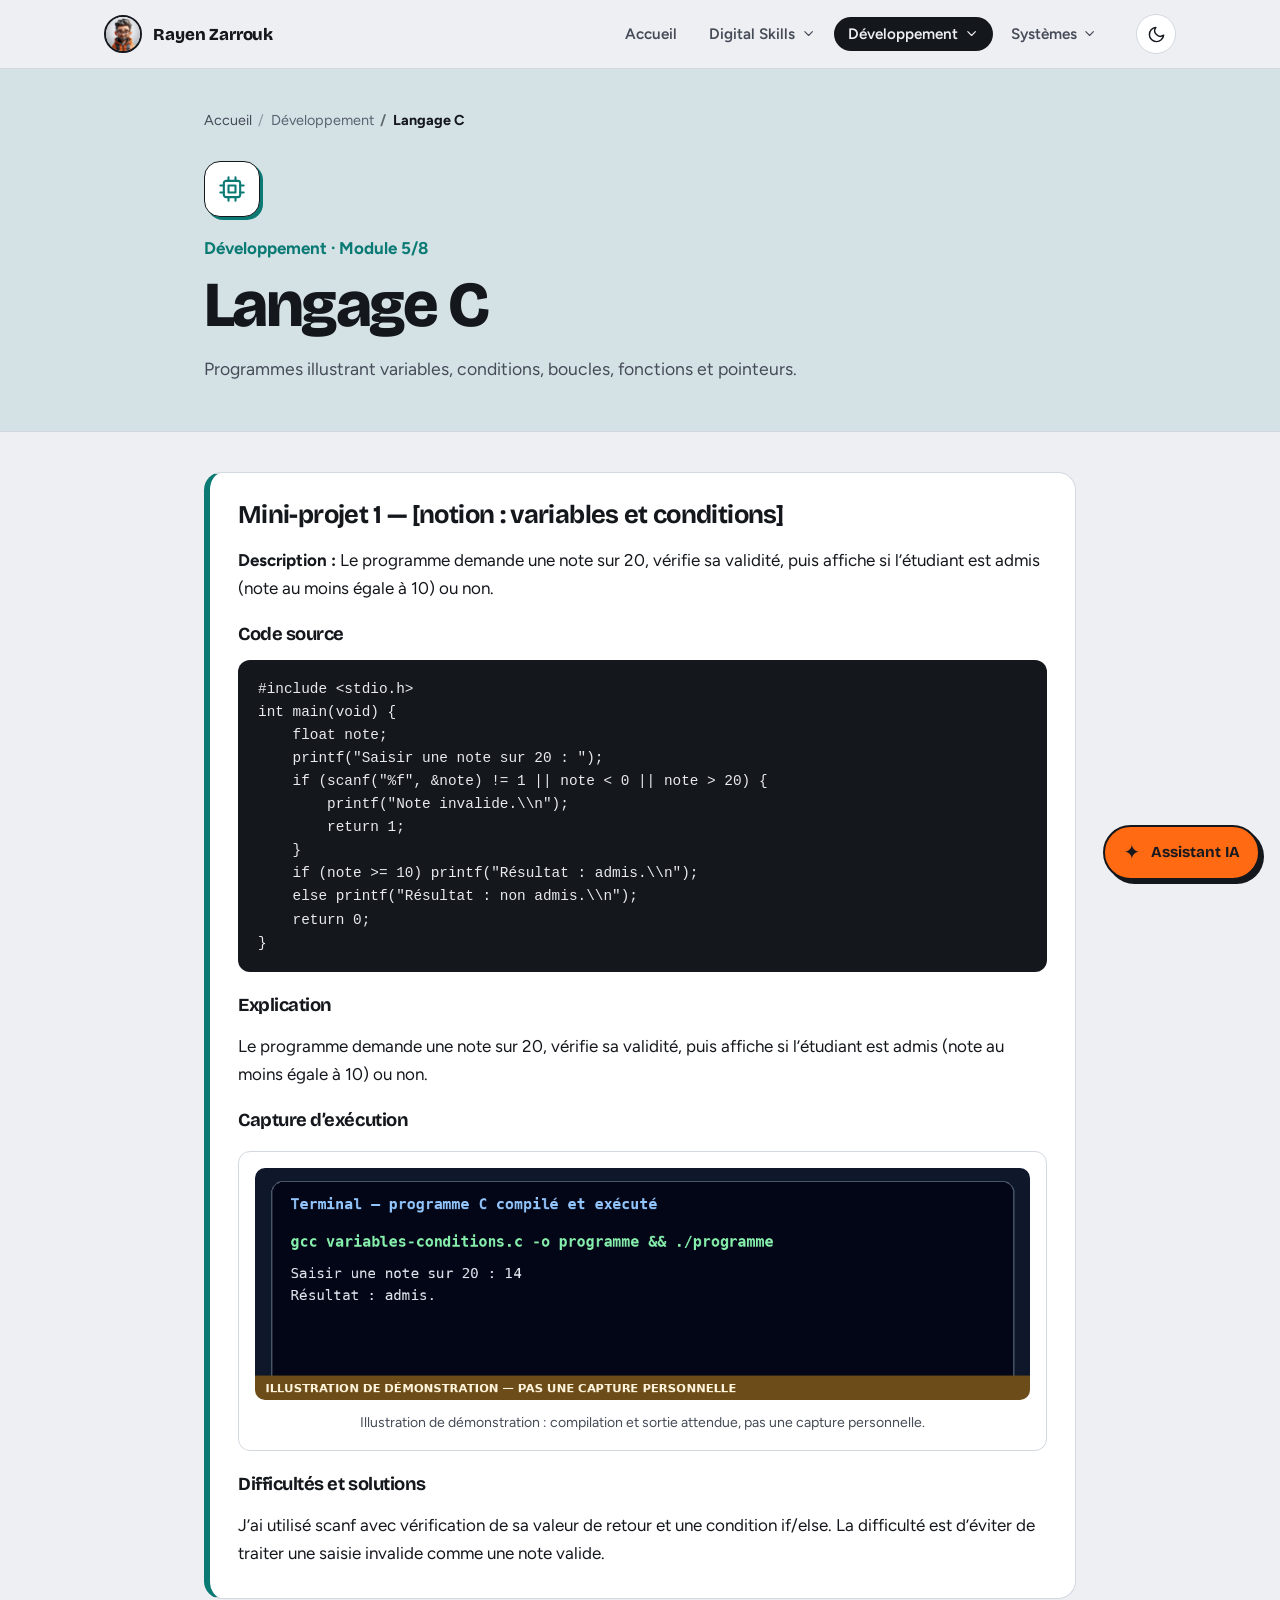
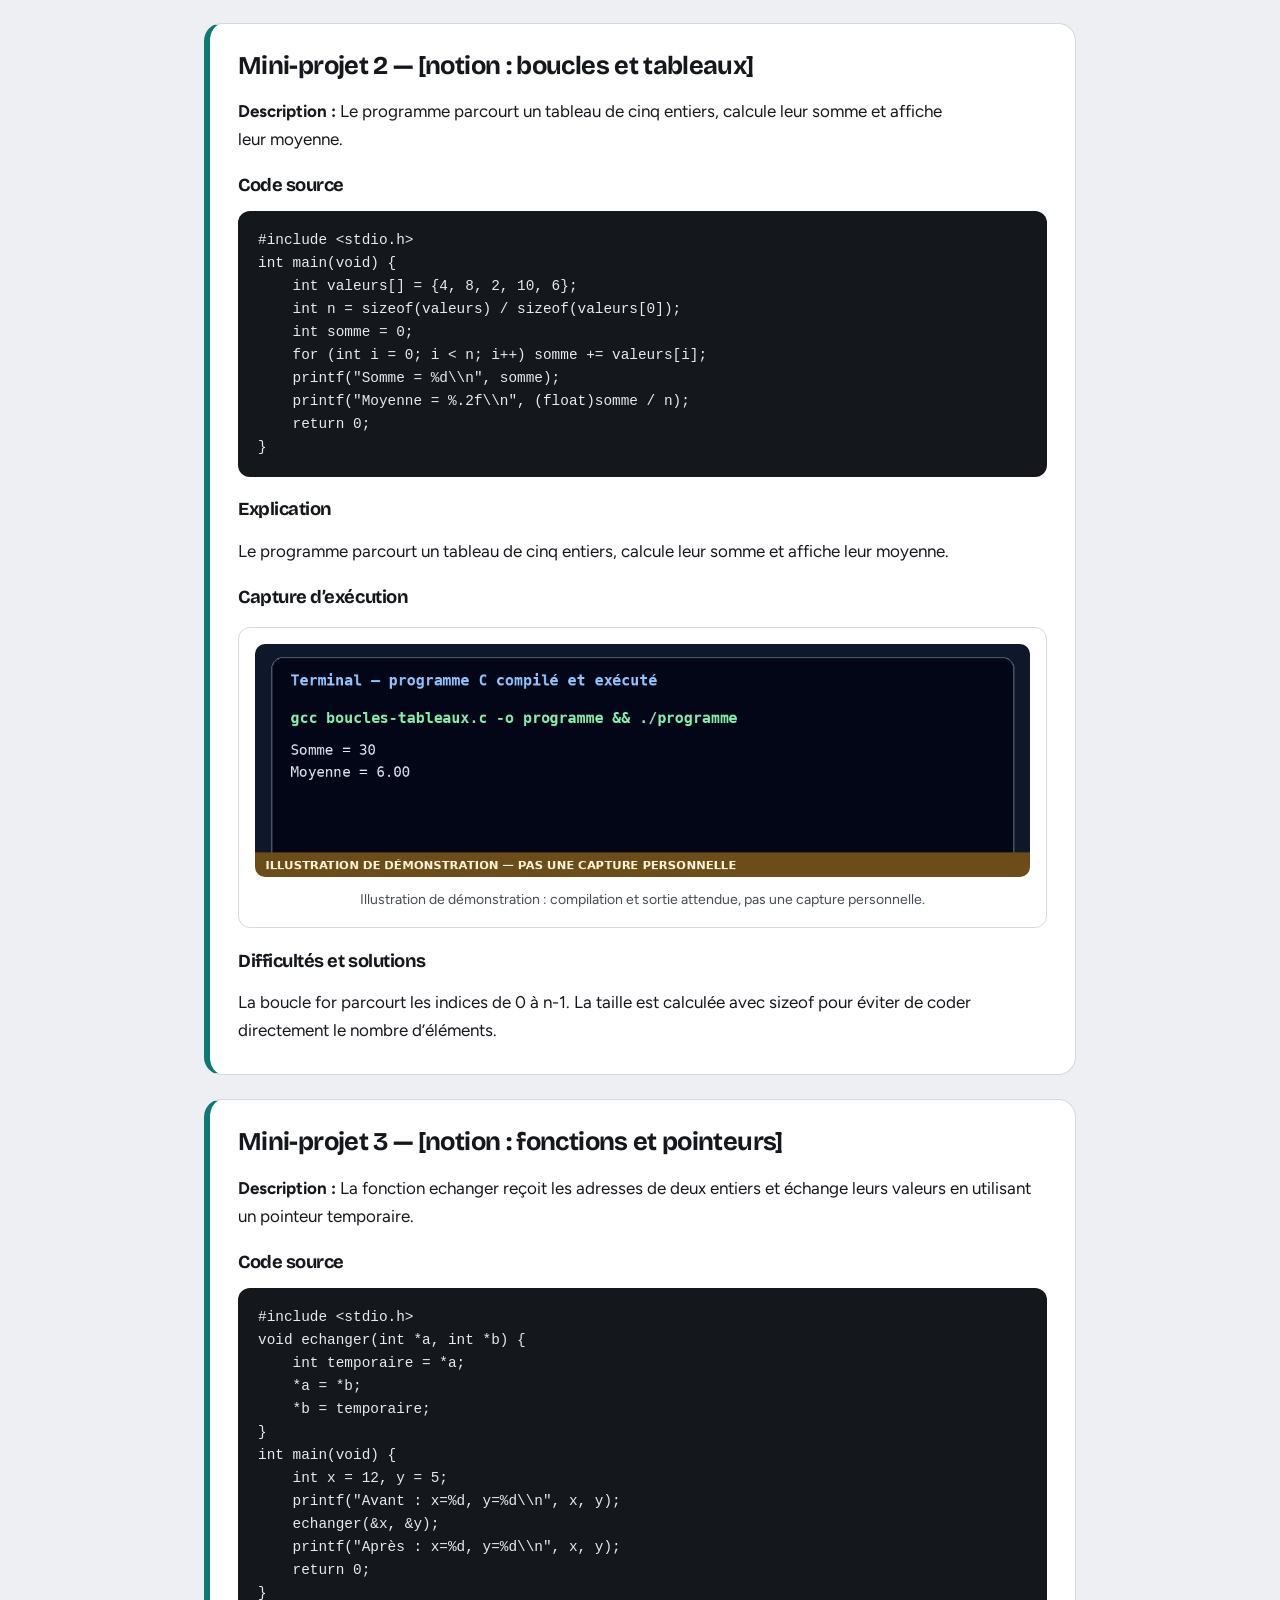
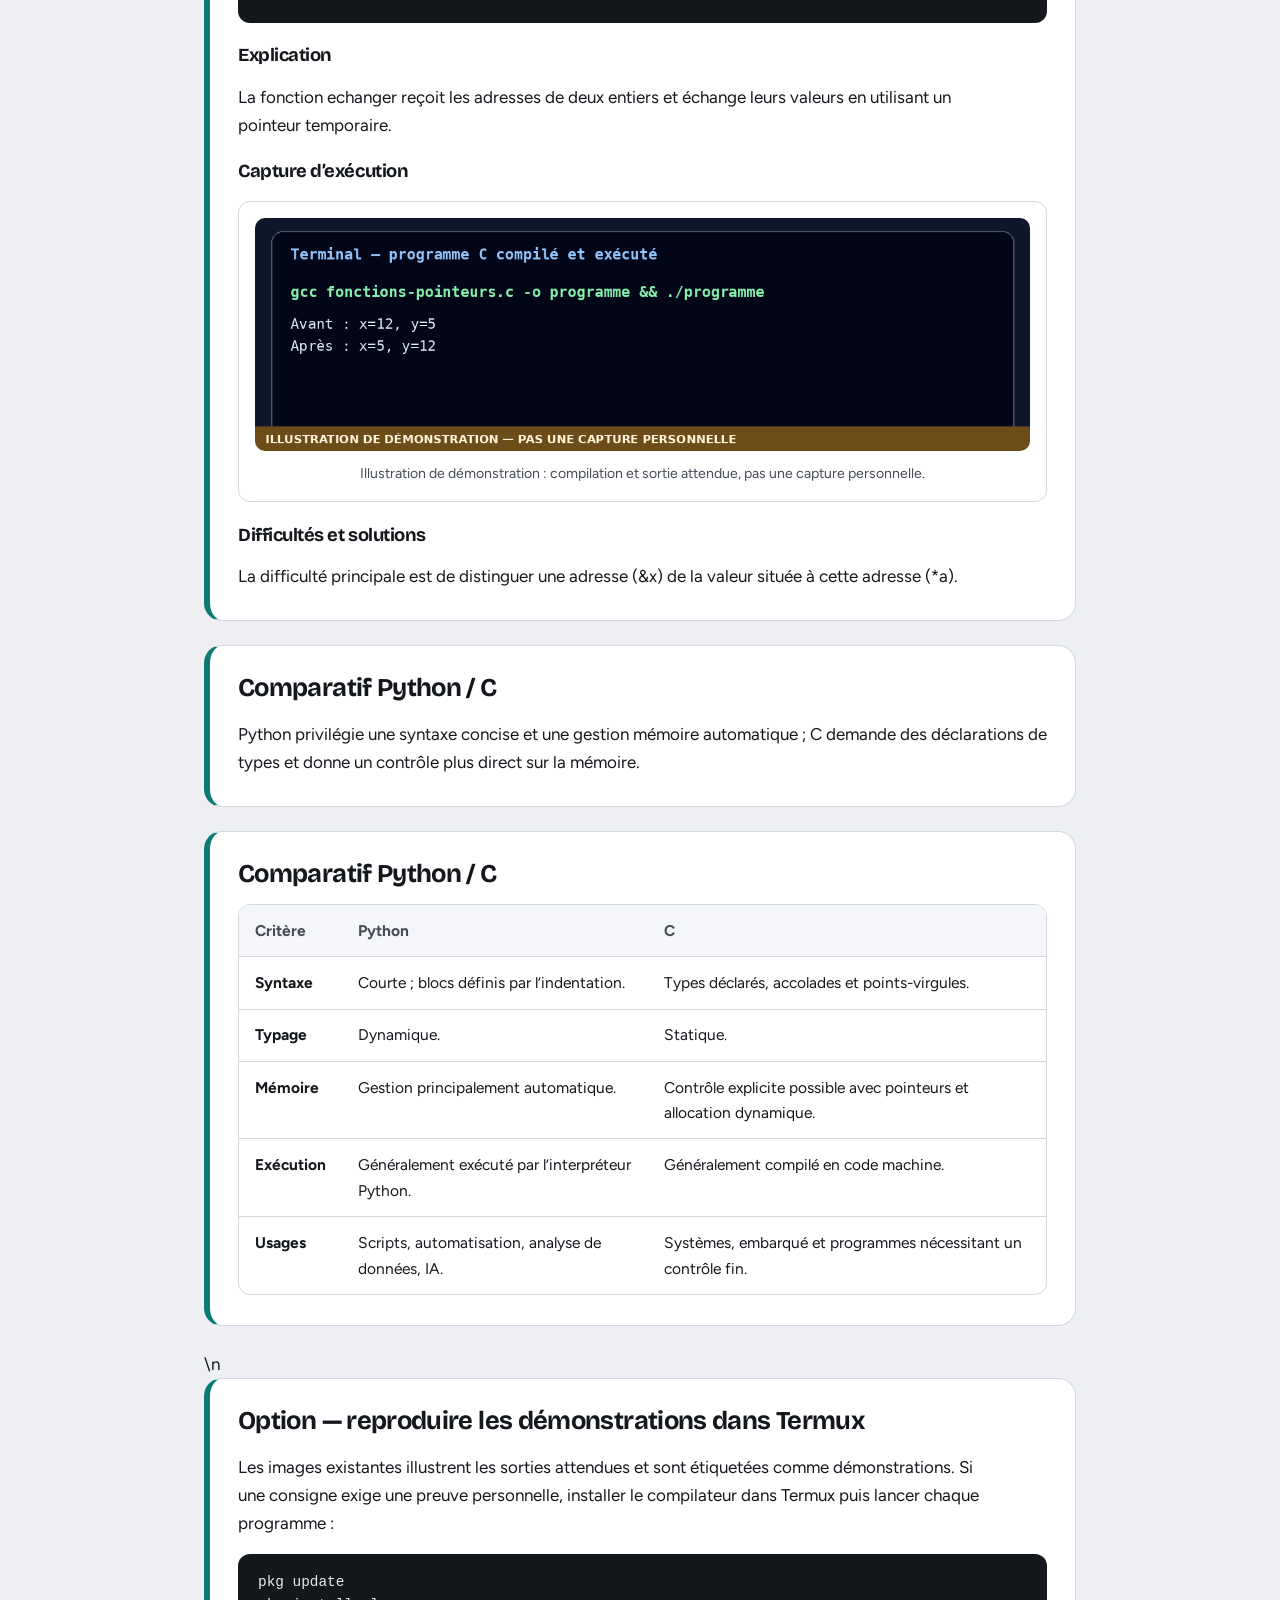
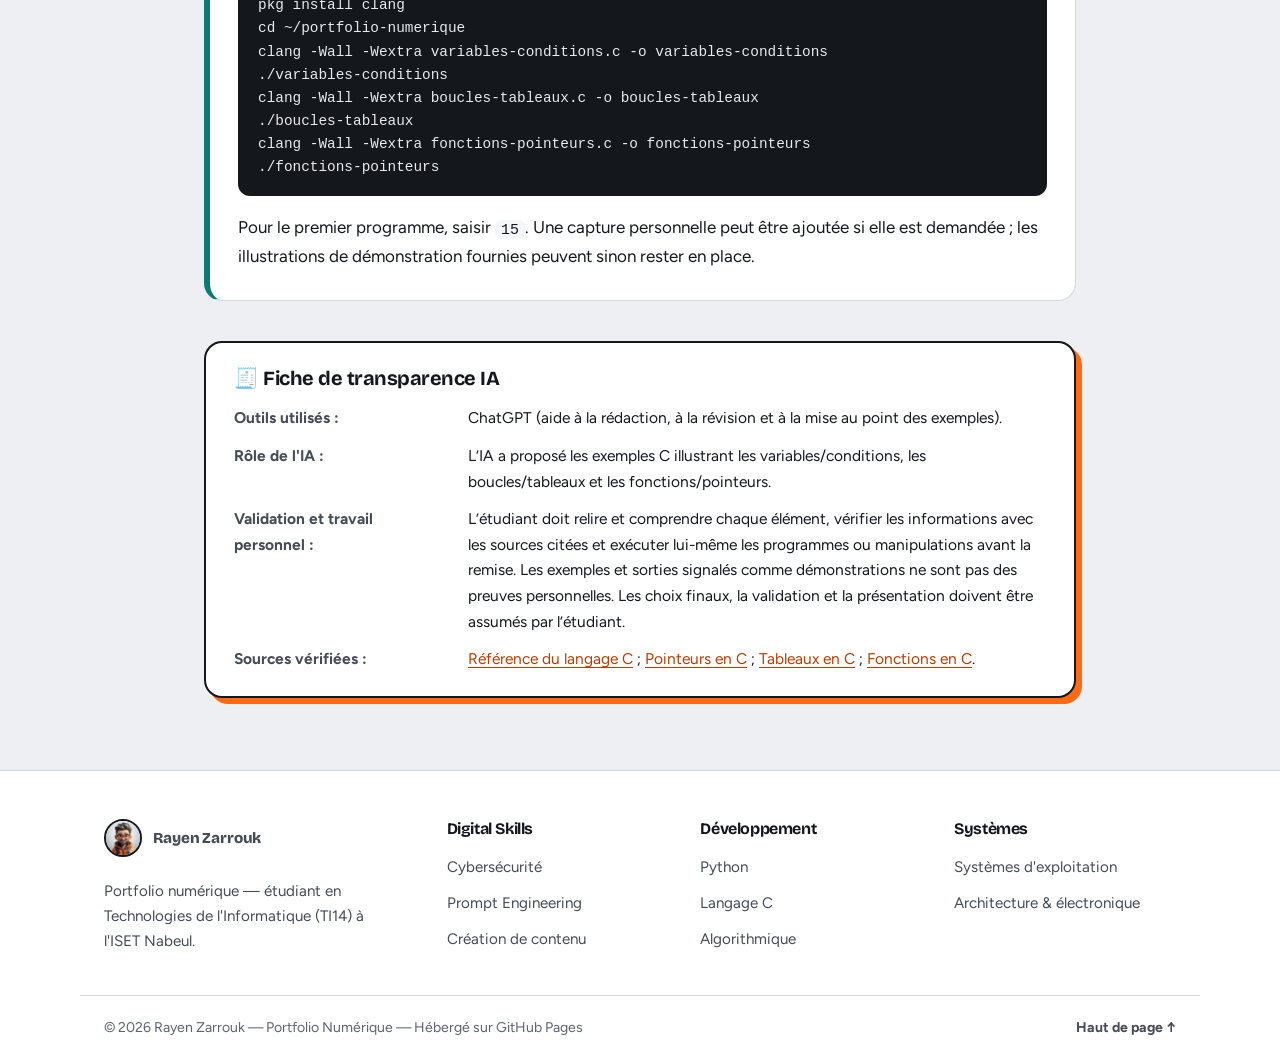
<file: langage-c.html>
<!DOCTYPE html>
<html lang="fr">
<head>
  <meta charset="UTF-8" />
  <meta name="viewport" content="width=device-width, initial-scale=1.0" />
  <title>Langage C — Rayen Zarrouk</title>
  <meta name="description" content="Programmes illustrant variables, conditions, boucles, fonctions et pointeurs." />
  <meta name="author" content="Rayen Zarrouk" />
  <meta name="theme-color" content="#edeff3" media="(prefers-color-scheme: light)" />
  <meta name="theme-color" content="#0e1014" media="(prefers-color-scheme: dark)" />
  <meta property="og:title" content="Langage C — Rayen Zarrouk" />
  <meta property="og:description" content="Programmes illustrant variables, conditions, boucles, fonctions et pointeurs." />
  <meta property="og:type" content="website" />
  <link rel="icon" type="image/svg+xml" href="favicon.svg" />
  <link rel="preconnect" href="https://fonts.googleapis.com" />
  <link rel="preconnect" href="https://fonts.gstatic.com" crossorigin />
  <link rel="stylesheet" href="https://fonts.googleapis.com/css2?family=Bricolage+Grotesque:opsz,wght@12..96,700;800&family=Figtree:wght@400;500;600;700&display=swap" />
  <link rel="stylesheet" href="style.css" />
  <link rel="stylesheet" href="admin-editor.css" />
  <script>
    /* Applique le thème avant le premier affichage (évite le flash blanc) */
    (function () {
      var d = document.documentElement, t = null;
      d.classList.add("js");
      try { t = localStorage.getItem("portfolio-theme"); } catch (e) {}
      if (!t) t = window.matchMedia && matchMedia("(prefers-color-scheme: dark)").matches ? "dark" : "light";
      d.setAttribute("data-theme", t);
    })();
  </script>
</head>
<body>
  <a class="skip-link" href="#contenu">Aller au contenu</a>

  <header class="site-header">
    <div class="nav-wrap">
      <a href="index.html" class="brand" aria-label="Rayen Zarrouk — accueil">
        <img class="brand-mark" src="avatar.jpg" alt="" width="38" height="38" />
        <span class="brand-name">Rayen Zarrouk</span>
      </a>
      <nav class="main-nav" id="main-nav" aria-label="Navigation principale">
        <ul>
          <li><a class="nav-link" href="index.html">Accueil</a></li>
          <li class="has-dd">
            <button class="nav-link dd-btn" type="button" aria-expanded="false" aria-controls="dd-ds">Digital Skills <svg class="icon chev" viewBox="0 0 24 24" aria-hidden="true" focusable="false"><path d="m6 9 6 6 6-6"/></svg></button>
            <ul class="dd-panel" id="dd-ds">
              <li><a class="g-ds" href="cybersecurite.html"><span class="tile sm"><svg class="icon" viewBox="0 0 24 24" aria-hidden="true" focusable="false"><path d="M12 22s8-4 8-10V5l-8-3-8 3v7c0 6 8 10 8 10z"/><path d="m9 12 2 2 4-4"/></svg></span><span>Cybersécurité<small>Menaces, bonnes pratiques, checklist</small></span></a></li>
              <li><a class="g-ds" href="prompt-engineering.html"><span class="tile sm"><svg class="icon" viewBox="0 0 24 24" aria-hidden="true" focusable="false"><path d="M21 15a2 2 0 0 1-2 2H7l-4 4V5a2 2 0 0 1 2-2h14a2 2 0 0 1 2 2z"/><path d="M8 9h8M8 13h5"/></svg></span><span>Prompt Engineering<small>Cas pratiques et prompts réutilisables</small></span></a></li>
              <li><a class="g-ds" href="creation-contenu.html"><span class="tile sm"><svg class="icon" viewBox="0 0 24 24" aria-hidden="true" focusable="false"><rect x="2" y="4" width="20" height="16" rx="2"/><path d="m10 9 5 3-5 3z"/></svg></span><span>Création de contenu<small>Vidéo, podcast, carte mentale</small></span></a></li>
            </ul>
          </li>
          <li class="has-dd">
            <button class="nav-link dd-btn active" type="button" aria-expanded="false" aria-controls="dd-dev">Développement <svg class="icon chev" viewBox="0 0 24 24" aria-hidden="true" focusable="false"><path d="m6 9 6 6 6-6"/></svg></button>
            <ul class="dd-panel" id="dd-dev">
              <li><a class="g-dev" href="python.html"><span class="tile sm"><svg class="icon" viewBox="0 0 24 24" aria-hidden="true" focusable="false"><path d="m4 17 6-6-6-6"/><path d="M12 19h8"/></svg></span><span>Python<small>Calculatrice, devinettes, notes</small></span></a></li>
              <li><a class="g-dev" href="langage-c.html" aria-current="page"><span class="tile sm"><svg class="icon" viewBox="0 0 24 24" aria-hidden="true" focusable="false"><rect x="5" y="5" width="14" height="14" rx="2"/><rect x="9" y="9" width="6" height="6"/><path d="M9 2v3M15 2v3M9 19v3M15 19v3M2 9h3M2 15h3M19 9h3M19 15h3"/></svg></span><span>Langage C<small>Variables, boucles, pointeurs</small></span></a></li>
              <li><a class="g-dev" href="algorithmique.html"><span class="tile sm"><svg class="icon" viewBox="0 0 24 24" aria-hidden="true" focusable="false"><rect x="3" y="3" width="6" height="6" rx="1"/><rect x="15" y="15" width="6" height="6" rx="1"/><path d="M6 9v3a3 3 0 0 0 3 3h6"/></svg></span><span>Algorithmique<small>Organigrammes et pseudo-code</small></span></a></li>
            </ul>
          </li>
          <li class="has-dd">
            <button class="nav-link dd-btn" type="button" aria-expanded="false" aria-controls="dd-sys">Systèmes <svg class="icon chev" viewBox="0 0 24 24" aria-hidden="true" focusable="false"><path d="m6 9 6 6 6-6"/></svg></button>
            <ul class="dd-panel" id="dd-sys">
              <li><a class="g-sys" href="systemes-exploitation.html"><span class="tile sm"><svg class="icon" viewBox="0 0 24 24" aria-hidden="true" focusable="false"><rect x="2" y="3" width="20" height="14" rx="2"/><path d="M8 21h8M12 17v4"/></svg></span><span>Systèmes d'exploitation<small>Windows, Linux, macOS, terminal</small></span></a></li>
              <li><a class="g-sys" href="architecture-electronique.html"><span class="tile sm"><svg class="icon" viewBox="0 0 24 24" aria-hidden="true" focusable="false"><path d="m12 2 10 5-10 5L2 7z"/><path d="m2 12 10 5 10-5"/><path d="m2 17 10 5 10-5"/></svg></span><span>Architecture &amp; électronique<small>Binaire, hexadécimal, portes logiques</small></span></a></li>
            </ul>
          </li>
        </ul>
      </nav>
      <div class="nav-controls">
        <button id="theme-toggle" class="icon-btn theme-toggle" type="button" aria-label="Passer en mode sombre" aria-pressed="false">
          <svg class="icon i-moon" viewBox="0 0 24 24" aria-hidden="true" focusable="false"><path d="M21 12.8A9 9 0 1 1 11.2 3a7 7 0 0 0 9.8 9.8z"/></svg><svg class="icon i-sun" viewBox="0 0 24 24" aria-hidden="true" focusable="false"><circle cx="12" cy="12" r="4"/><path d="M12 2v2M12 20v2M4.9 4.9l1.4 1.4M17.7 17.7l1.4 1.4M2 12h2M20 12h2M4.9 19.1l1.4-1.4M17.7 6.3l1.4-1.4"/></svg>
        </button>
        <button id="menu-toggle" class="icon-btn menu-toggle" type="button" aria-label="Ouvrir le menu" aria-expanded="false" aria-controls="main-nav">
          <svg class="icon i-open" viewBox="0 0 24 24" aria-hidden="true" focusable="false"><path d="M4 6h16M4 12h16M4 18h16"/></svg><svg class="icon i-close" viewBox="0 0 24 24" aria-hidden="true" focusable="false"><path d="M6 6l12 12M18 6 6 18"/></svg>
        </button>
      </div>
    </div>
  </header>

  <div class="page-header g-dev" id="top">
    <div class="inner">
      <nav class="breadcrumb" aria-label="Fil d'Ariane">
        <ol>
          <li><a href="index.html">Accueil</a></li>
          <li>Développement</li>
          <li aria-current="page">Langage C</li>
        </ol>
      </nav>
      <span class="tile"><svg class="icon" viewBox="0 0 24 24" aria-hidden="true" focusable="false"><rect x="5" y="5" width="14" height="14" rx="2"/><rect x="9" y="9" width="6" height="6"/><path d="M9 2v3M15 2v3M9 19v3M15 19v3M2 9h3M2 15h3M19 9h3M19 15h3"/></svg></span>
      <p class="kicker">Développement · Module 5/8</p>
      <h1>Langage C</h1>
      <p class="page-lede">Programmes illustrant variables, conditions, boucles, fonctions et pointeurs.</p>
    </div>
  </div>

  <main id="contenu" class="page g-dev">
<section class="block"><h2>Mini-projet 1 — [notion : variables et conditions]</h2><p><strong>Description :</strong> Le programme demande une note sur 20, vérifie sa validité, puis affiche si l’étudiant est admis (note au moins égale à 10) ou non.</p><h3>Code source</h3><pre><code class="language-c">#include &lt;stdio.h&gt;
int main(void) {
    float note;
    printf(&quot;Saisir une note sur 20 : &quot;);
    if (scanf(&quot;%f&quot;, &amp;note) != 1 || note &lt; 0 || note &gt; 20) {
        printf(&quot;Note invalide.\\n&quot;);
        return 1;
    }
    if (note &gt;= 10) printf(&quot;Résultat : admis.\\n&quot;);
    else printf(&quot;Résultat : non admis.\\n&quot;);
    return 0;
}
</code></pre><h3>Explication</h3><p>Le programme demande une note sur 20, vérifie sa validité, puis affiche si l’étudiant est admis (note au moins égale à 10) ou non.</p><h3>Capture d’exécution</h3><figure><img src="c1-capture.png" alt="Capture de terminal du programme C Mini-projet 1 — [notion : variables et conditions]" loading="lazy"><figcaption>Illustration de démonstration : compilation et sortie attendue, pas une capture personnelle.</figcaption></figure><h3>Difficultés et solutions</h3><p>J’ai utilisé scanf avec vérification de sa valeur de retour et une condition if/else. La difficulté est d’éviter de traiter une saisie invalide comme une note valide.</p></section>
<section class="block"><h2>Mini-projet 2 — [notion : boucles et tableaux]</h2><p><strong>Description :</strong> Le programme parcourt un tableau de cinq entiers, calcule leur somme et affiche leur moyenne.</p><h3>Code source</h3><pre><code class="language-c">#include &lt;stdio.h&gt;
int main(void) {
    int valeurs[] = {4, 8, 2, 10, 6};
    int n = sizeof(valeurs) / sizeof(valeurs[0]);
    int somme = 0;
    for (int i = 0; i &lt; n; i++) somme += valeurs[i];
    printf(&quot;Somme = %d\\n&quot;, somme);
    printf(&quot;Moyenne = %.2f\\n&quot;, (float)somme / n);
    return 0;
}
</code></pre><h3>Explication</h3><p>Le programme parcourt un tableau de cinq entiers, calcule leur somme et affiche leur moyenne.</p><h3>Capture d’exécution</h3><figure><img src="c2-capture.png" alt="Capture de terminal du programme C Mini-projet 2 — [notion : boucles et tableaux]" loading="lazy"><figcaption>Illustration de démonstration : compilation et sortie attendue, pas une capture personnelle.</figcaption></figure><h3>Difficultés et solutions</h3><p>La boucle for parcourt les indices de 0 à n-1. La taille est calculée avec sizeof pour éviter de coder directement le nombre d’éléments.</p></section>
<section class="block"><h2>Mini-projet 3 — [notion : fonctions et pointeurs]</h2><p><strong>Description :</strong> La fonction echanger reçoit les adresses de deux entiers et échange leurs valeurs en utilisant un pointeur temporaire.</p><h3>Code source</h3><pre><code class="language-c">#include &lt;stdio.h&gt;
void echanger(int *a, int *b) {
    int temporaire = *a;
    *a = *b;
    *b = temporaire;
}
int main(void) {
    int x = 12, y = 5;
    printf(&quot;Avant : x=%d, y=%d\\n&quot;, x, y);
    echanger(&amp;x, &amp;y);
    printf(&quot;Après : x=%d, y=%d\\n&quot;, x, y);
    return 0;
}
</code></pre><h3>Explication</h3><p>La fonction echanger reçoit les adresses de deux entiers et échange leurs valeurs en utilisant un pointeur temporaire.</p><h3>Capture d’exécution</h3><figure><img src="c3-capture.png" alt="Capture de terminal du programme C Mini-projet 3 — [notion : fonctions et pointeurs]" loading="lazy"><figcaption>Illustration de démonstration : compilation et sortie attendue, pas une capture personnelle.</figcaption></figure><h3>Difficultés et solutions</h3><p>La difficulté principale est de distinguer une adresse (&x) de la valeur située à cette adresse (*a).</p></section>
<section class="block"><h2>Comparatif Python / C</h2><p>Python privilégie une syntaxe concise et une gestion mémoire automatique ; C demande des déclarations de types et donne un contrôle plus direct sur la mémoire.</p></section>
<section class="block"><h2>Comparatif Python / C</h2><div class="table-wrap"><table>
<tr><th>Critère</th><th>Python</th><th>C</th></tr>
<tr><td>Syntaxe</td><td>Courte ; blocs définis par l’indentation.</td><td>Types déclarés, accolades et points-virgules.</td></tr>
<tr><td>Typage</td><td>Dynamique.</td><td>Statique.</td></tr>
<tr><td>Mémoire</td><td>Gestion principalement automatique.</td><td>Contrôle explicite possible avec pointeurs et allocation dynamique.</td></tr>
<tr><td>Exécution</td><td>Généralement exécuté par l’interpréteur Python.</td><td>Généralement compilé en code machine.</td></tr>
<tr><td>Usages</td><td>Scripts, automatisation, analyse de données, IA.</td><td>Systèmes, embarqué et programmes nécessitant un contrôle fin.</td></tr>
</table></div></section>\n<section class="block"><h2>Option — reproduire les démonstrations dans Termux</h2>
<p>Les images existantes illustrent les sorties attendues et sont étiquetées comme démonstrations. Si une consigne exige une preuve personnelle, installer le compilateur dans Termux puis lancer chaque programme :</p>
<pre><code>pkg update
pkg install clang
cd ~/portfolio-numerique
clang -Wall -Wextra variables-conditions.c -o variables-conditions
./variables-conditions
clang -Wall -Wextra boucles-tableaux.c -o boucles-tableaux
./boucles-tableaux
clang -Wall -Wextra fonctions-pointeurs.c -o fonctions-pointeurs
./fonctions-pointeurs</code></pre>
<p>Pour le premier programme, saisir <code>15</code>. Une capture personnelle peut être ajoutée si elle est demandée ; les illustrations de démonstration fournies peuvent sinon rester en place.</p></section>
<section class="ia-disclosure"><h2>🧾 Fiche de transparence IA</h2><dl>
<dt>Outils utilisés :</dt><dd>ChatGPT (aide à la rédaction, à la révision et à la mise au point des exemples).</dd>
<dt>Rôle de l'IA :</dt><dd>L’IA a proposé les exemples C illustrant les variables/conditions, les boucles/tableaux et les fonctions/pointeurs.</dd>
<dt>Validation et travail personnel :</dt><dd>L’étudiant doit relire et comprendre chaque élément, vérifier les informations avec les sources citées et exécuter lui-même les programmes ou manipulations avant la remise. Les exemples et sorties signalés comme démonstrations ne sont pas des preuves personnelles. Les choix finaux, la validation et la présentation doivent être assumés par l’étudiant.</dd>
<dt>Sources vérifiées :</dt><dd><a href="https://en.cppreference.com/w/c/language" target="_blank" rel="noopener">Référence du langage C</a> ; <a href="https://en.cppreference.com/w/c/language/pointer" target="_blank" rel="noopener">Pointeurs en C</a> ; <a href="https://en.cppreference.com/w/c/language/array" target="_blank" rel="noopener">Tableaux en C</a> ; <a href="https://en.cppreference.com/w/c/language/functions" target="_blank" rel="noopener">Fonctions en C</a>.</dd></dl></section>
</main>

  <footer class="site-footer">
    <div class="container footer-grid">
      <div class="footer-about">
        <a href="index.html" class="brand"><img class="brand-mark" src="avatar.jpg" alt="" width="38" height="38" /><span>Rayen Zarrouk</span></a>
        <p>Portfolio numérique — étudiant en Technologies de l'Informatique (TI14) à l'ISET Nabeul.</p>
      </div>
      <div>
        <h2>Digital Skills</h2>
        <ul>
          <li><a href="cybersecurite.html">Cybersécurité</a></li>
          <li><a href="prompt-engineering.html">Prompt Engineering</a></li>
          <li><a href="creation-contenu.html">Création de contenu</a></li>
        </ul>
      </div>
      <div>
        <h2>Développement</h2>
        <ul>
          <li><a href="python.html">Python</a></li>
          <li><a href="langage-c.html">Langage C</a></li>
          <li><a href="algorithmique.html">Algorithmique</a></li>
        </ul>
      </div>
      <div>
        <h2>Systèmes</h2>
        <ul>
          <li><a href="systemes-exploitation.html">Systèmes d'exploitation</a></li>
          <li><a href="architecture-electronique.html">Architecture &amp; électronique</a></li>
        </ul>
      </div>
    </div>
    <div class="container footer-bottom">
      <p>© 2026 Rayen Zarrouk — Portfolio Numérique — Hébergé sur GitHub Pages</p>
      <a href="#top">Haut de page ↑</a>
    </div>
  </footer>

  <!-- Assistant IA administrateur : appel direct au fournisseur depuis le navigateur. -->
<div id="ai-admin-root" class="ai-admin-root">
  <button id="ai-admin-toggle" class="ai-admin-toggle" type="button" aria-expanded="false" aria-controls="ai-admin-panel">
    <span class="ai-admin-spark" aria-hidden="true">✦</span><span>Assistant IA</span>
  </button>
  <section id="ai-admin-panel" class="ai-admin-panel" aria-label="Assistant administrateur du portfolio" hidden>
    <header class="ai-admin-header">
      <div><p class="ai-admin-eyebrow">ESPACE ADMINISTRATEUR</p><h2>Assistant du portfolio</h2><p class="ai-admin-subtitle">Décris une modification en langage naturel.</p></div>
      <button id="ai-admin-close" class="ai-admin-close" type="button" aria-label="Fermer">×</button>
    </header>
    <div class="ai-admin-security"><strong>Mode direct</strong><span>Écris ta demande et envoie-la directement au service IA. Les changements sont prévisualisés avant application.</span></div>
    <label class="ai-admin-label" for="ai-admin-message">Que veux-tu modifier ?</label>
    <textarea id="ai-admin-message" class="ai-admin-input ai-admin-message" rows="3" maxlength="2000" placeholder="Ex. : rends le bouton principal rouge et augmente légèrement le titre..."></textarea>
    <div class="ai-admin-actions">
      <button id="ai-admin-send" class="ai-admin-send" type="button">Envoyer à l'IA <span aria-hidden="true">↗</span></button>
      <button id="ai-admin-undo" class="ai-admin-undo" type="button" disabled>Annuler la dernière modification</button>
    </div>
    <p id="ai-admin-status" class="ai-admin-status" role="status" aria-live="polite">Prêt. Décris ce que tu veux changer.</p>
    <div id="ai-admin-result" class="ai-admin-result" hidden>
      <p id="ai-admin-reply" class="ai-admin-reply"></p>
      <div id="ai-admin-proposals" class="ai-admin-proposals"></div>
      <button id="ai-admin-apply" class="ai-admin-apply" type="button" hidden>Appliquer les changements</button>
    </div>
    <p class="ai-admin-footnote">Les changements appliqués sont temporaires dans cette page. Pour les conserver, exporte ou modifie les fichiers du site puis republie-les sur GitHub.</p>
  </section>
</div>
<script src="admin-config.js"></script>
<script src="script.js" defer></script>
<script defer src="admin-editor.js"></script>
</body>
</html>
</file>
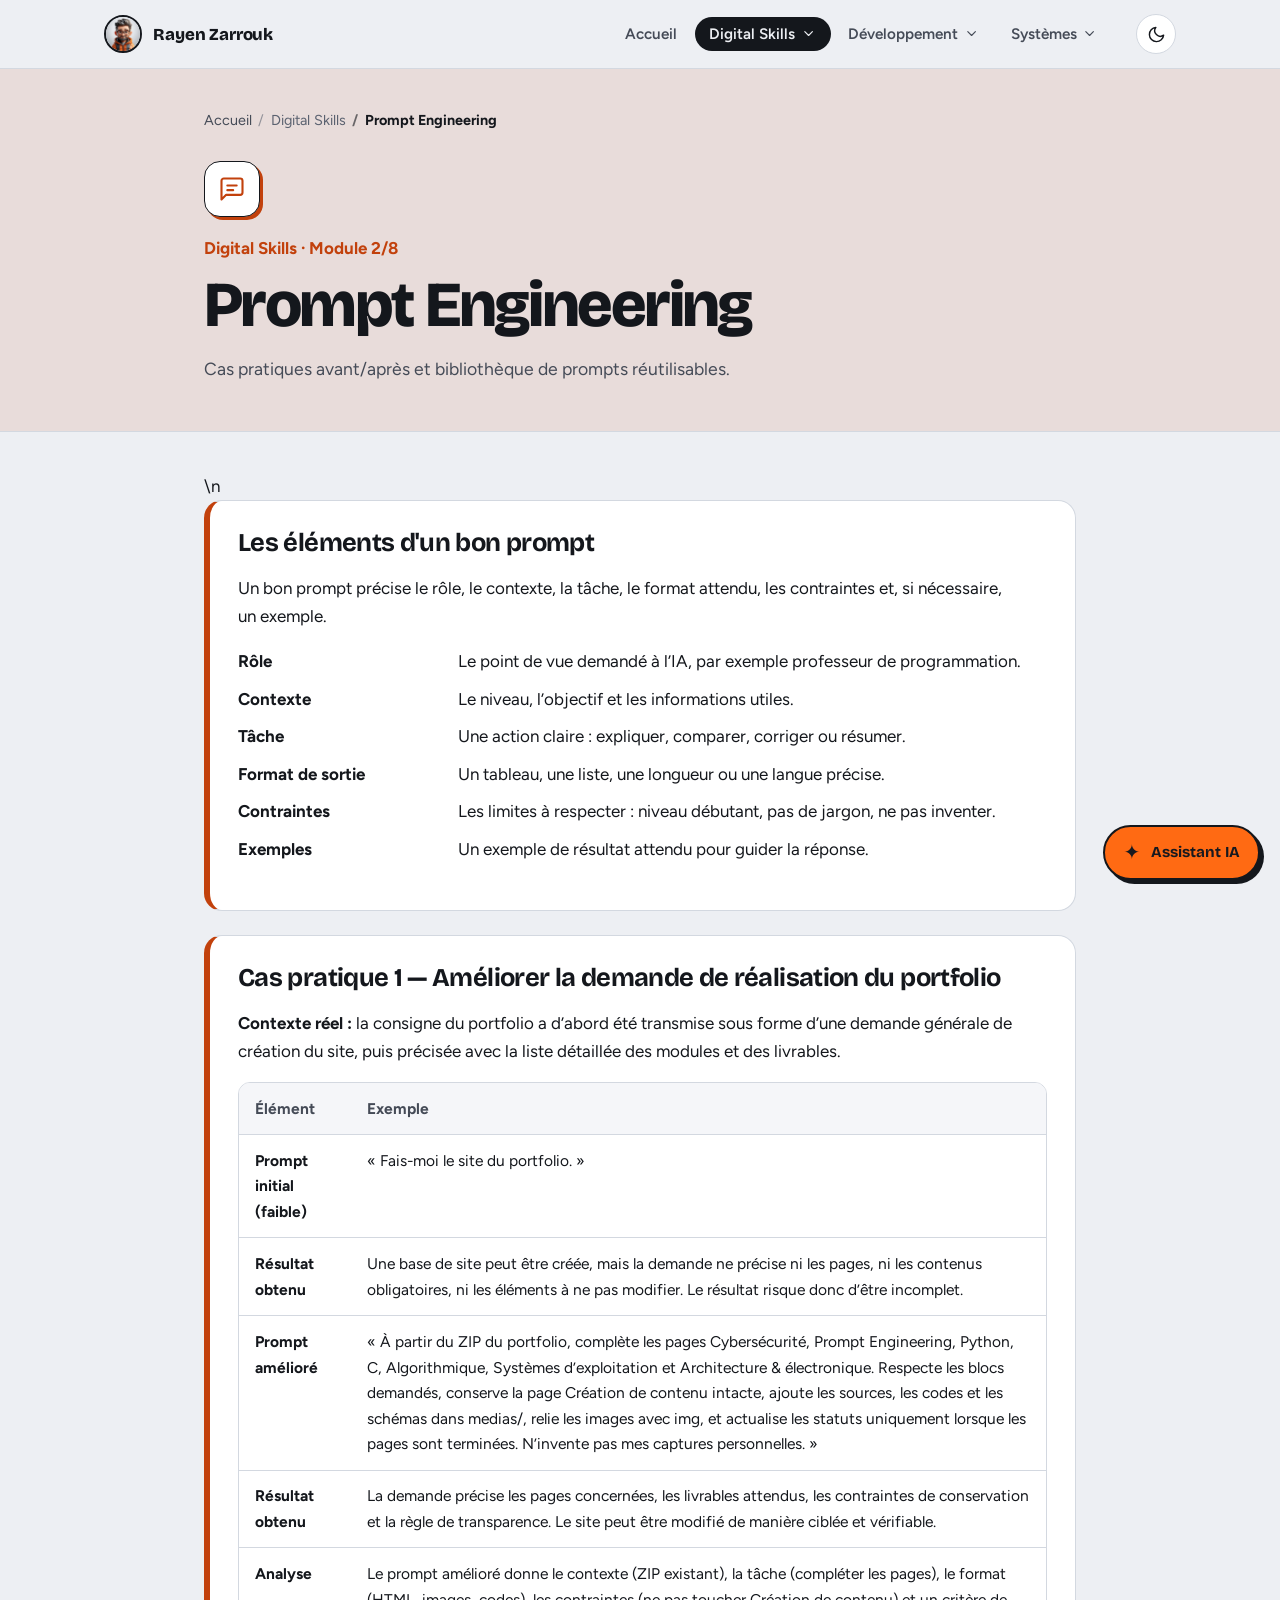
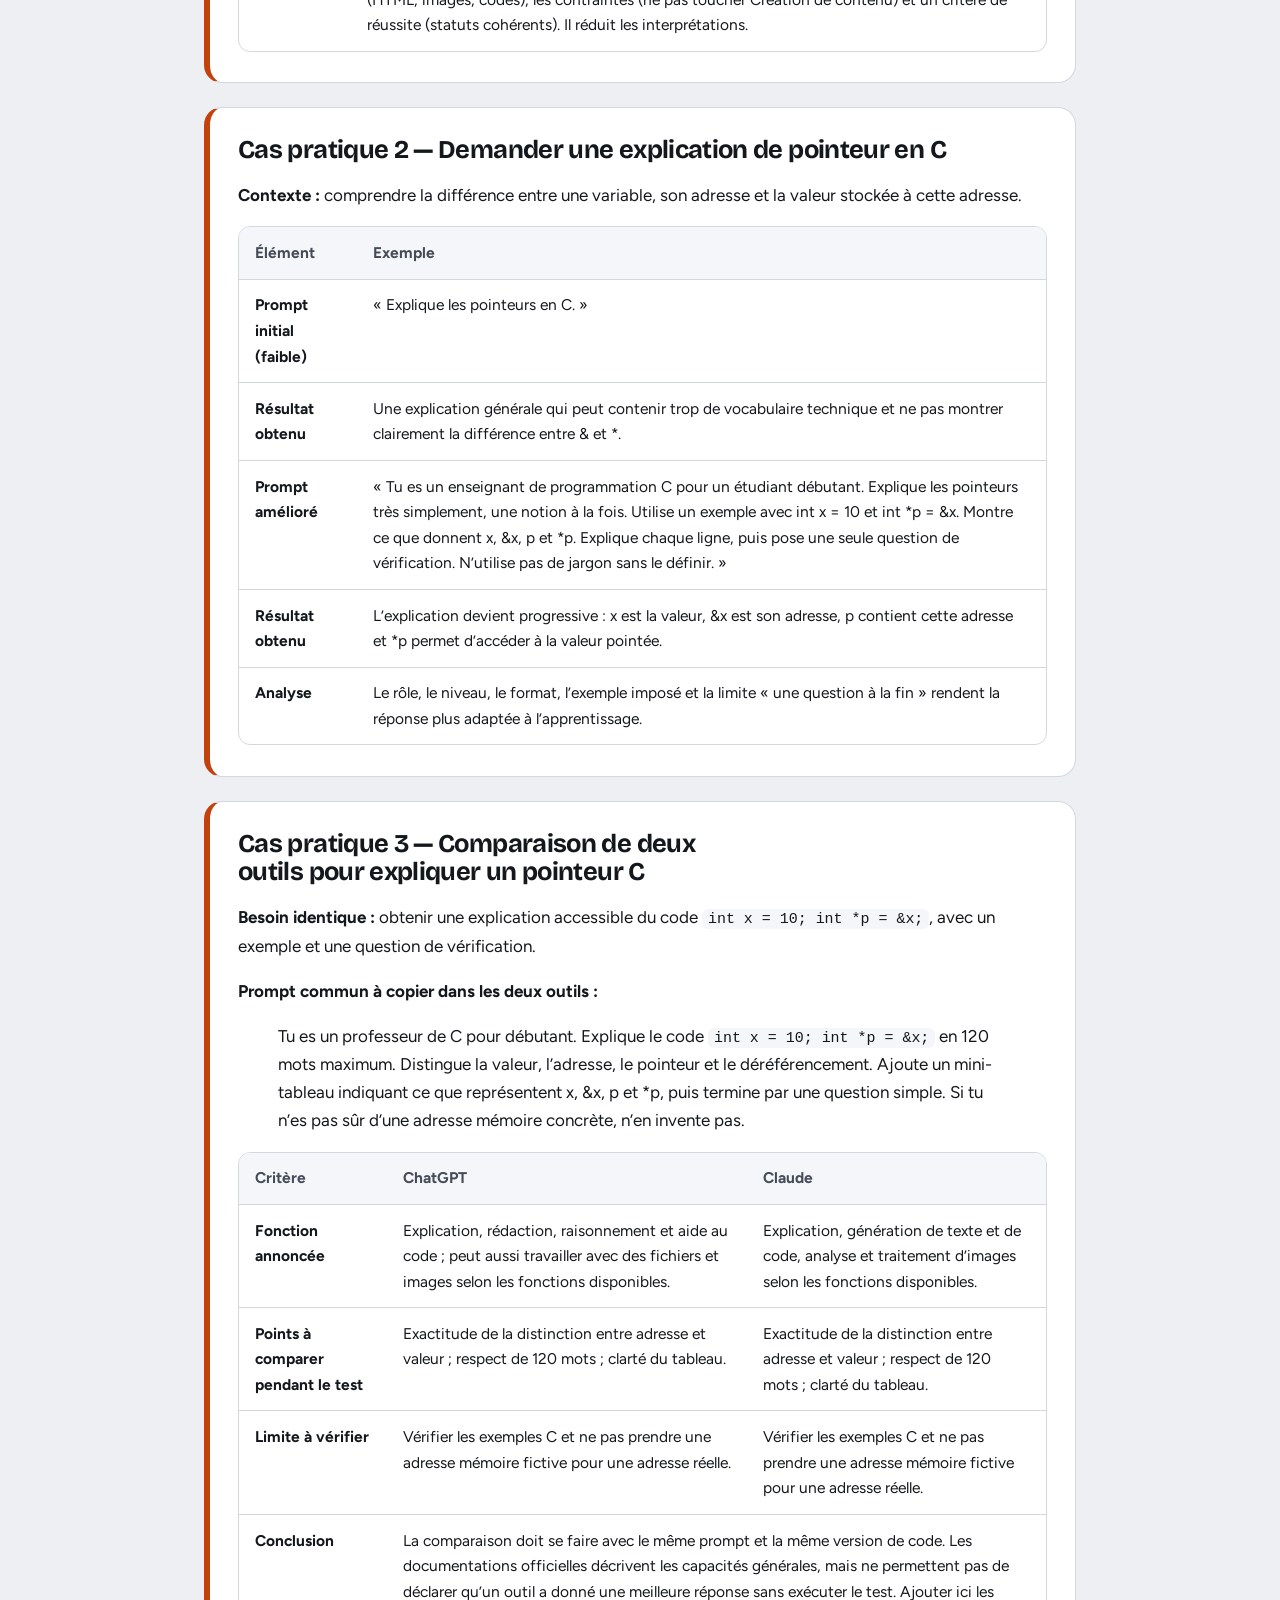
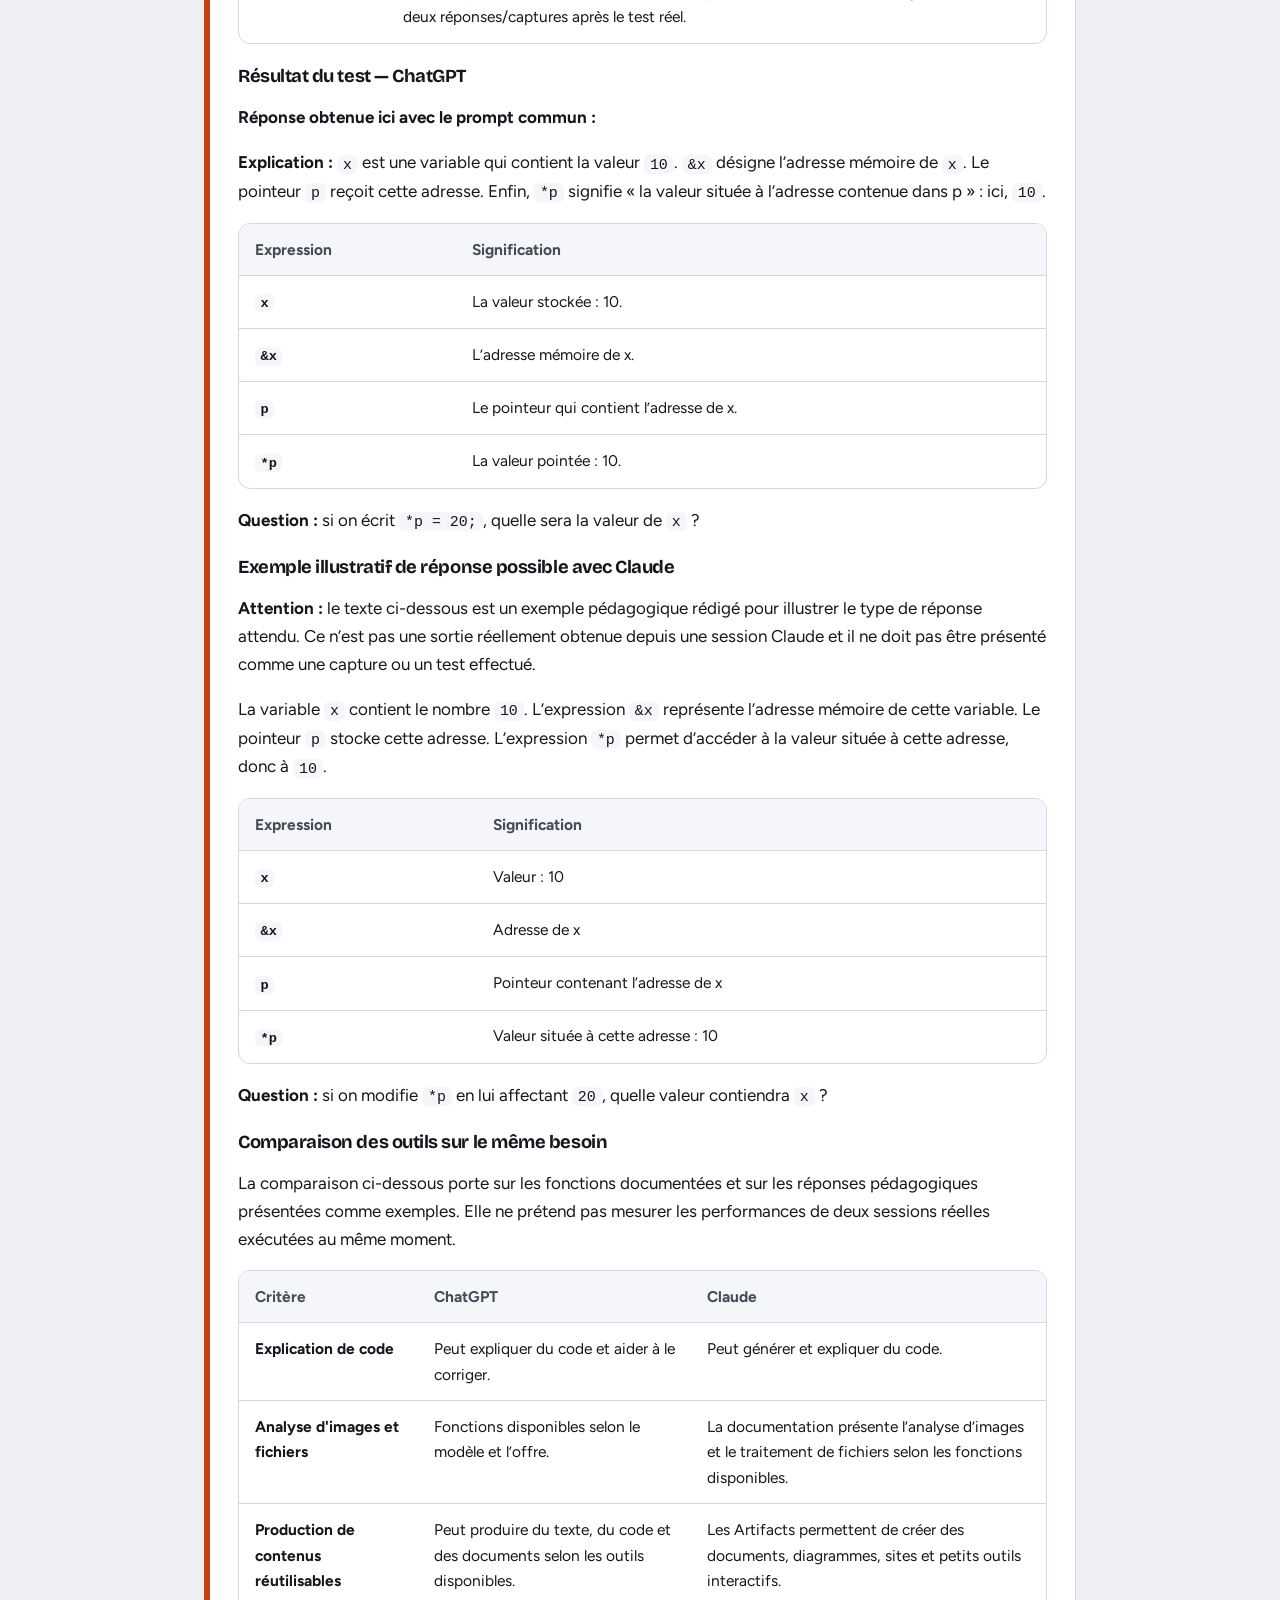
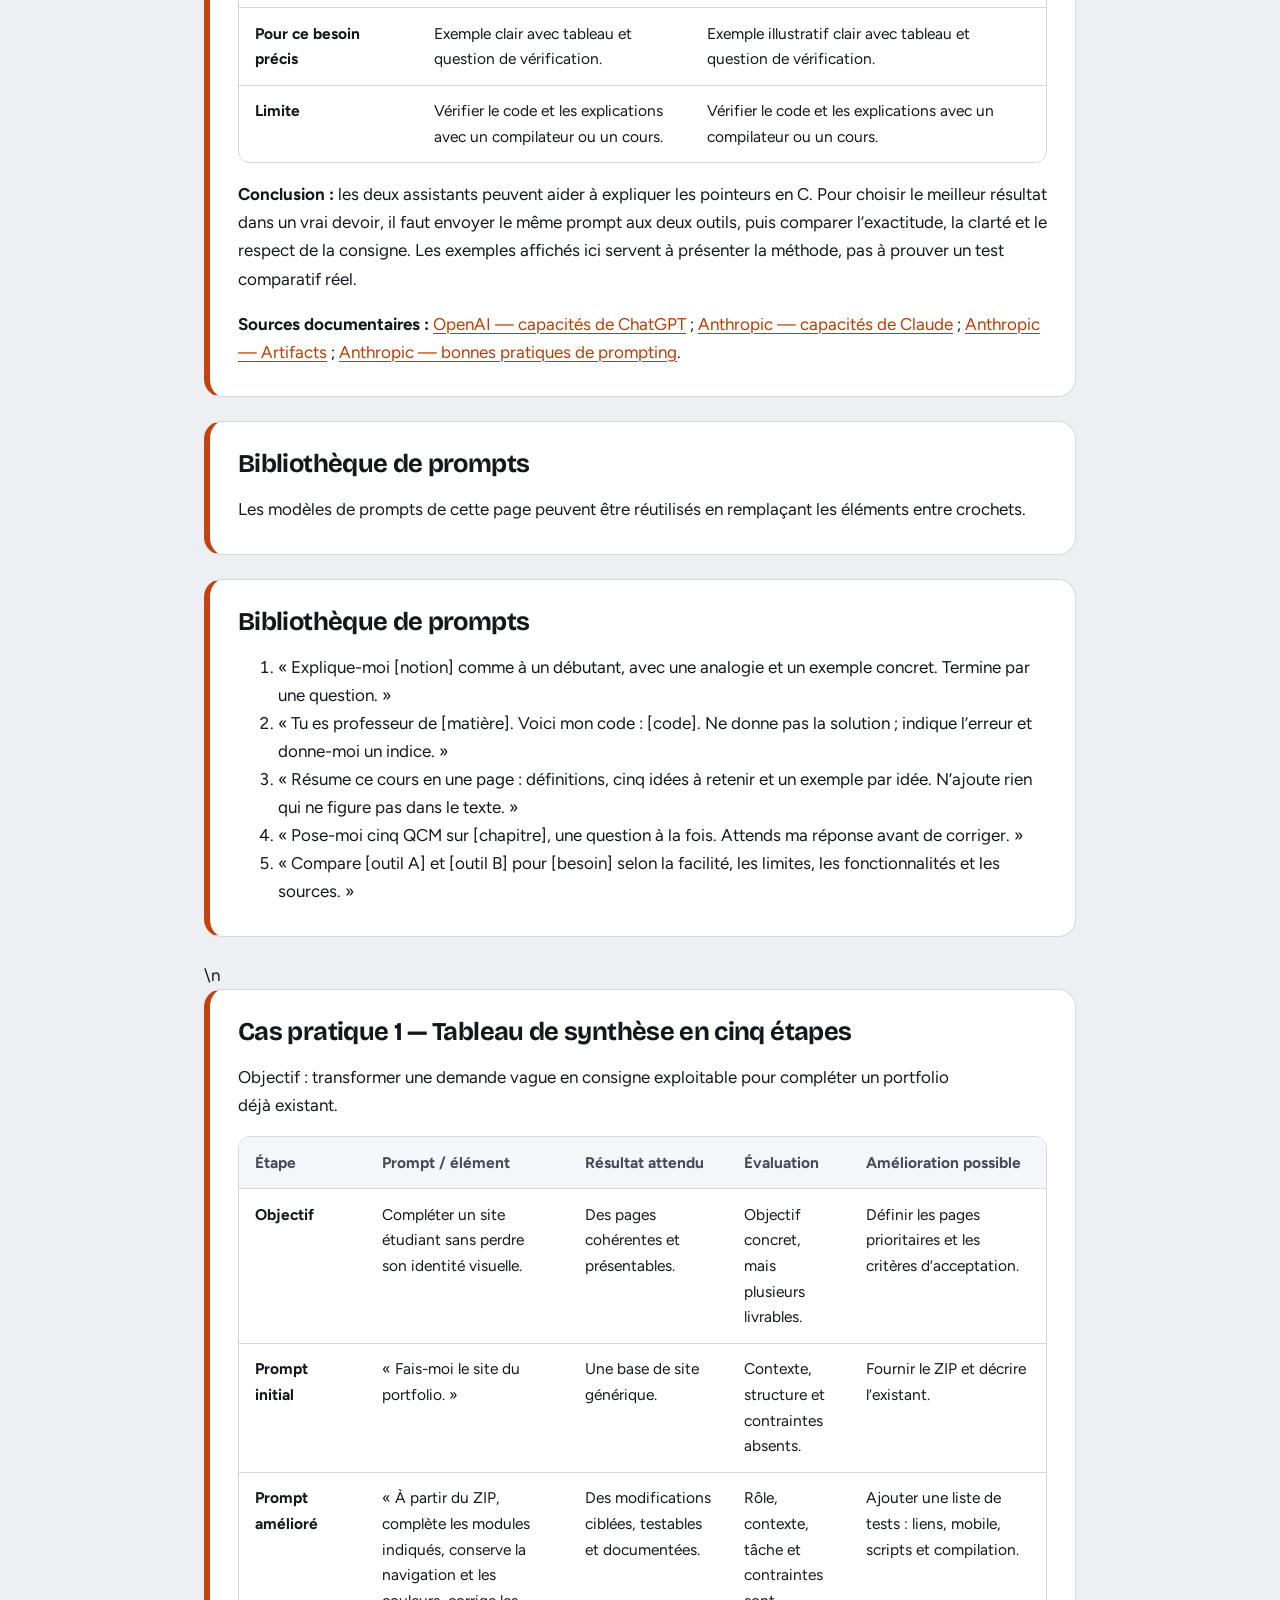
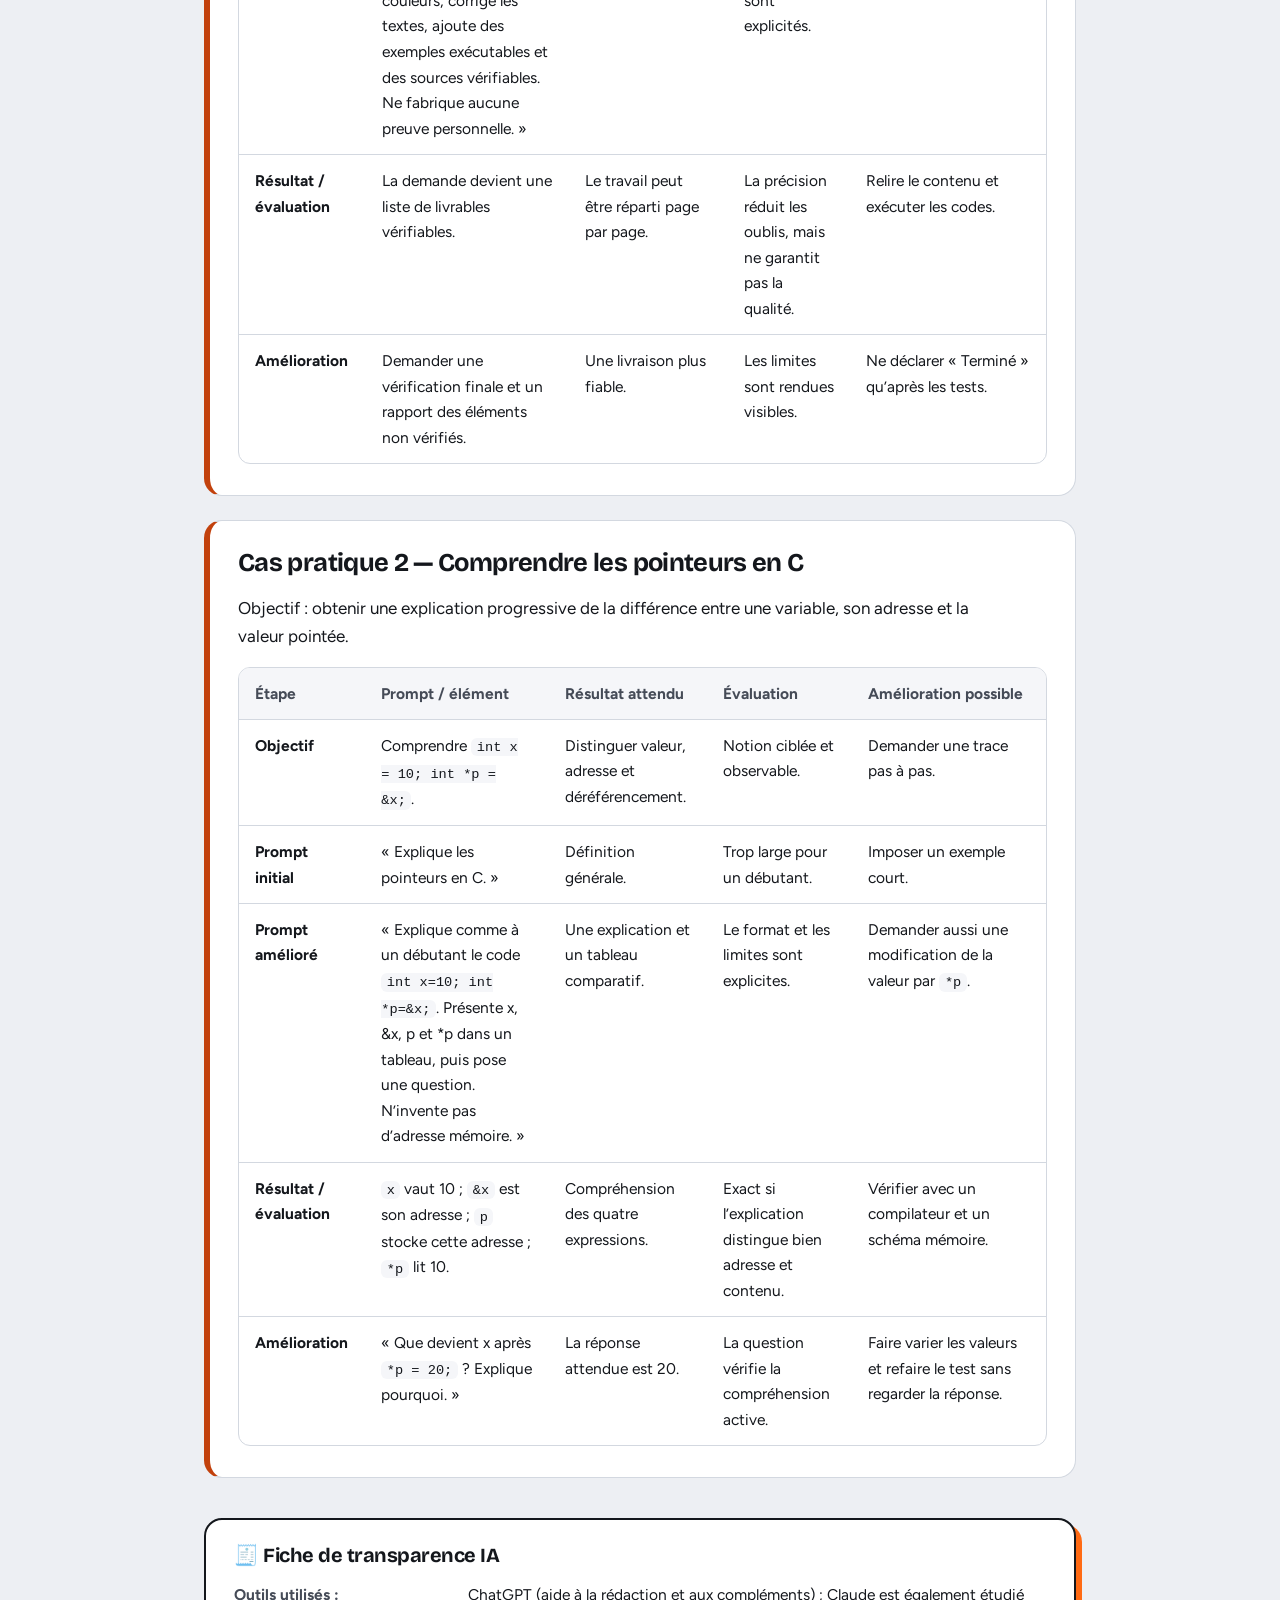
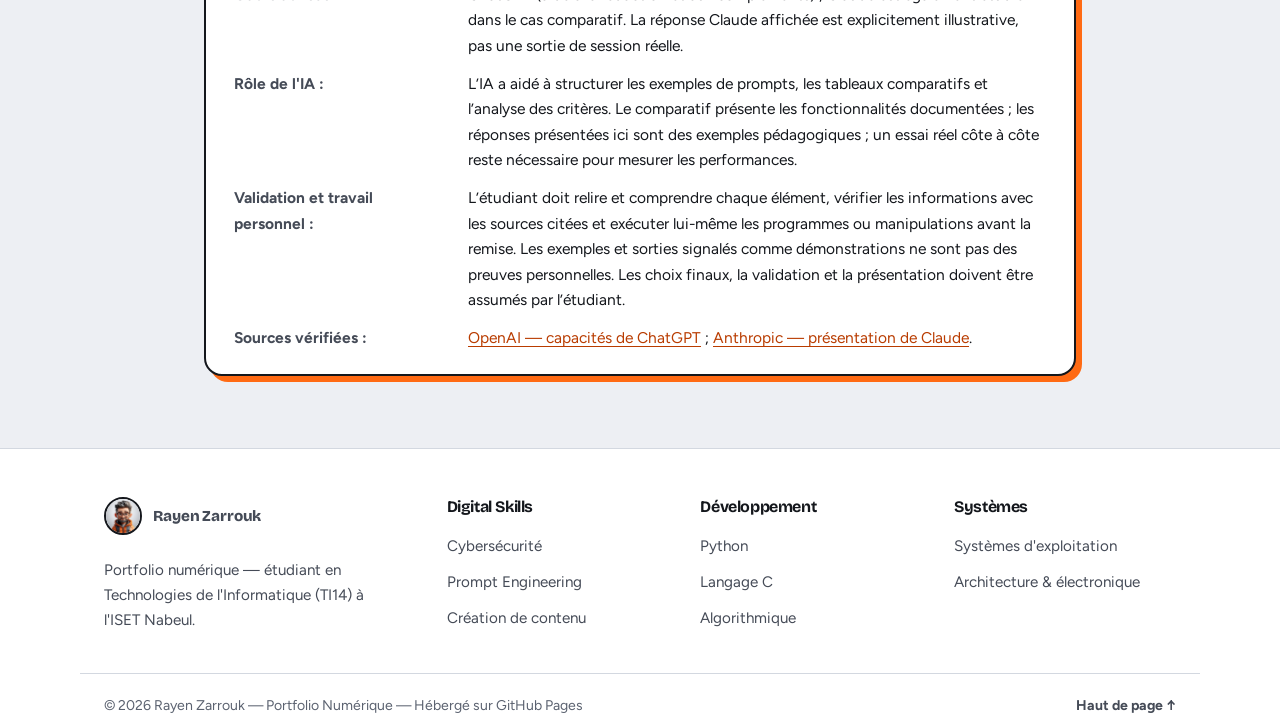
<file: prompt-engineering.html>
<!DOCTYPE html>
<html lang="fr">
<head>
  <meta charset="UTF-8" />
  <meta name="viewport" content="width=device-width, initial-scale=1.0" />
  <title>Prompt Engineering — Rayen Zarrouk</title>
  <meta name="description" content="Cas pratiques avant/après et bibliothèque de prompts réutilisables." />
  <meta name="author" content="Rayen Zarrouk" />
  <meta name="theme-color" content="#edeff3" media="(prefers-color-scheme: light)" />
  <meta name="theme-color" content="#0e1014" media="(prefers-color-scheme: dark)" />
  <meta property="og:title" content="Prompt Engineering — Rayen Zarrouk" />
  <meta property="og:description" content="Cas pratiques avant/après et bibliothèque de prompts réutilisables." />
  <meta property="og:type" content="website" />
  <link rel="icon" type="image/svg+xml" href="favicon.svg" />
  <link rel="preconnect" href="https://fonts.googleapis.com" />
  <link rel="preconnect" href="https://fonts.gstatic.com" crossorigin />
  <link rel="stylesheet" href="https://fonts.googleapis.com/css2?family=Bricolage+Grotesque:opsz,wght@12..96,700;800&family=Figtree:wght@400;500;600;700&display=swap" />
  <link rel="stylesheet" href="style.css" />
  <link rel="stylesheet" href="admin-editor.css" />
  <script>
    /* Applique le thème avant le premier affichage (évite le flash blanc) */
    (function () {
      var d = document.documentElement, t = null;
      d.classList.add("js");
      try { t = localStorage.getItem("portfolio-theme"); } catch (e) {}
      if (!t) t = window.matchMedia && matchMedia("(prefers-color-scheme: dark)").matches ? "dark" : "light";
      d.setAttribute("data-theme", t);
    })();
  </script>
</head>
<body>
  <a class="skip-link" href="#contenu">Aller au contenu</a>

  <header class="site-header">
    <div class="nav-wrap">
      <a href="index.html" class="brand" aria-label="Rayen Zarrouk — accueil">
        <img class="brand-mark" src="avatar.jpg" alt="" width="38" height="38" />
        <span class="brand-name">Rayen Zarrouk</span>
      </a>
      <nav class="main-nav" id="main-nav" aria-label="Navigation principale">
        <ul>
          <li><a class="nav-link" href="index.html">Accueil</a></li>
          <li class="has-dd">
            <button class="nav-link dd-btn active" type="button" aria-expanded="false" aria-controls="dd-ds">Digital Skills <svg class="icon chev" viewBox="0 0 24 24" aria-hidden="true" focusable="false"><path d="m6 9 6 6 6-6"/></svg></button>
            <ul class="dd-panel" id="dd-ds">
              <li><a class="g-ds" href="cybersecurite.html"><span class="tile sm"><svg class="icon" viewBox="0 0 24 24" aria-hidden="true" focusable="false"><path d="M12 22s8-4 8-10V5l-8-3-8 3v7c0 6 8 10 8 10z"/><path d="m9 12 2 2 4-4"/></svg></span><span>Cybersécurité<small>Menaces, bonnes pratiques, checklist</small></span></a></li>
              <li><a class="g-ds" href="prompt-engineering.html" aria-current="page"><span class="tile sm"><svg class="icon" viewBox="0 0 24 24" aria-hidden="true" focusable="false"><path d="M21 15a2 2 0 0 1-2 2H7l-4 4V5a2 2 0 0 1 2-2h14a2 2 0 0 1 2 2z"/><path d="M8 9h8M8 13h5"/></svg></span><span>Prompt Engineering<small>Cas pratiques et prompts réutilisables</small></span></a></li>
              <li><a class="g-ds" href="creation-contenu.html"><span class="tile sm"><svg class="icon" viewBox="0 0 24 24" aria-hidden="true" focusable="false"><rect x="2" y="4" width="20" height="16" rx="2"/><path d="m10 9 5 3-5 3z"/></svg></span><span>Création de contenu<small>Vidéo, podcast, carte mentale</small></span></a></li>
            </ul>
          </li>
          <li class="has-dd">
            <button class="nav-link dd-btn" type="button" aria-expanded="false" aria-controls="dd-dev">Développement <svg class="icon chev" viewBox="0 0 24 24" aria-hidden="true" focusable="false"><path d="m6 9 6 6 6-6"/></svg></button>
            <ul class="dd-panel" id="dd-dev">
              <li><a class="g-dev" href="python.html"><span class="tile sm"><svg class="icon" viewBox="0 0 24 24" aria-hidden="true" focusable="false"><path d="m4 17 6-6-6-6"/><path d="M12 19h8"/></svg></span><span>Python<small>Calculatrice, devinettes, notes</small></span></a></li>
              <li><a class="g-dev" href="langage-c.html"><span class="tile sm"><svg class="icon" viewBox="0 0 24 24" aria-hidden="true" focusable="false"><rect x="5" y="5" width="14" height="14" rx="2"/><rect x="9" y="9" width="6" height="6"/><path d="M9 2v3M15 2v3M9 19v3M15 19v3M2 9h3M2 15h3M19 9h3M19 15h3"/></svg></span><span>Langage C<small>Variables, boucles, pointeurs</small></span></a></li>
              <li><a class="g-dev" href="algorithmique.html"><span class="tile sm"><svg class="icon" viewBox="0 0 24 24" aria-hidden="true" focusable="false"><rect x="3" y="3" width="6" height="6" rx="1"/><rect x="15" y="15" width="6" height="6" rx="1"/><path d="M6 9v3a3 3 0 0 0 3 3h6"/></svg></span><span>Algorithmique<small>Organigrammes et pseudo-code</small></span></a></li>
            </ul>
          </li>
          <li class="has-dd">
            <button class="nav-link dd-btn" type="button" aria-expanded="false" aria-controls="dd-sys">Systèmes <svg class="icon chev" viewBox="0 0 24 24" aria-hidden="true" focusable="false"><path d="m6 9 6 6 6-6"/></svg></button>
            <ul class="dd-panel" id="dd-sys">
              <li><a class="g-sys" href="systemes-exploitation.html"><span class="tile sm"><svg class="icon" viewBox="0 0 24 24" aria-hidden="true" focusable="false"><rect x="2" y="3" width="20" height="14" rx="2"/><path d="M8 21h8M12 17v4"/></svg></span><span>Systèmes d'exploitation<small>Windows, Linux, macOS, terminal</small></span></a></li>
              <li><a class="g-sys" href="architecture-electronique.html"><span class="tile sm"><svg class="icon" viewBox="0 0 24 24" aria-hidden="true" focusable="false"><path d="m12 2 10 5-10 5L2 7z"/><path d="m2 12 10 5 10-5"/><path d="m2 17 10 5 10-5"/></svg></span><span>Architecture &amp; électronique<small>Binaire, hexadécimal, portes logiques</small></span></a></li>
            </ul>
          </li>
        </ul>
      </nav>
      <div class="nav-controls">
        <button id="theme-toggle" class="icon-btn theme-toggle" type="button" aria-label="Passer en mode sombre" aria-pressed="false">
          <svg class="icon i-moon" viewBox="0 0 24 24" aria-hidden="true" focusable="false"><path d="M21 12.8A9 9 0 1 1 11.2 3a7 7 0 0 0 9.8 9.8z"/></svg><svg class="icon i-sun" viewBox="0 0 24 24" aria-hidden="true" focusable="false"><circle cx="12" cy="12" r="4"/><path d="M12 2v2M12 20v2M4.9 4.9l1.4 1.4M17.7 17.7l1.4 1.4M2 12h2M20 12h2M4.9 19.1l1.4-1.4M17.7 6.3l1.4-1.4"/></svg>
        </button>
        <button id="menu-toggle" class="icon-btn menu-toggle" type="button" aria-label="Ouvrir le menu" aria-expanded="false" aria-controls="main-nav">
          <svg class="icon i-open" viewBox="0 0 24 24" aria-hidden="true" focusable="false"><path d="M4 6h16M4 12h16M4 18h16"/></svg><svg class="icon i-close" viewBox="0 0 24 24" aria-hidden="true" focusable="false"><path d="M6 6l12 12M18 6 6 18"/></svg>
        </button>
      </div>
    </div>
  </header>

  <div class="page-header g-ds" id="top">
    <div class="inner">
      <nav class="breadcrumb" aria-label="Fil d'Ariane">
        <ol>
          <li><a href="index.html">Accueil</a></li>
          <li>Digital Skills</li>
          <li aria-current="page">Prompt Engineering</li>
        </ol>
      </nav>
      <span class="tile"><svg class="icon" viewBox="0 0 24 24" aria-hidden="true" focusable="false"><path d="M21 15a2 2 0 0 1-2 2H7l-4 4V5a2 2 0 0 1 2-2h14a2 2 0 0 1 2 2z"/><path d="M8 9h8M8 13h5"/></svg></span>
      <p class="kicker">Digital Skills · Module 2/8</p>
      <h1>Prompt Engineering</h1>
      <p class="page-lede">Cas pratiques avant/après et bibliothèque de prompts réutilisables.</p>
    </div>
  </div>

  <main id="contenu" class="page g-ds">\n<section class="block"><h2>Les éléments d'un bon prompt</h2>
<p>Un bon prompt précise le rôle, le contexte, la tâche, le format attendu, les contraintes et, si nécessaire, un exemple.</p>
<dl class="defs"><dt>Rôle</dt><dd>Le point de vue demandé à l’IA, par exemple professeur de programmation.</dd>
<dt>Contexte</dt><dd>Le niveau, l’objectif et les informations utiles.</dd><dt>Tâche</dt><dd>Une action claire : expliquer, comparer, corriger ou résumer.</dd>
<dt>Format de sortie</dt><dd>Un tableau, une liste, une longueur ou une langue précise.</dd><dt>Contraintes</dt><dd>Les limites à respecter : niveau débutant, pas de jargon, ne pas inventer.</dd>
<dt>Exemples</dt><dd>Un exemple de résultat attendu pour guider la réponse.</dd></dl></section>
<section class="block"><h2>Cas pratique 1 — Améliorer la demande de réalisation du portfolio</h2>
<p><strong>Contexte réel :</strong> la consigne du portfolio a d’abord été transmise sous forme d’une demande générale de création du site, puis précisée avec la liste détaillée des modules et des livrables.</p>
<div class="table-wrap"><table><tr><th>Élément</th><th>Exemple</th></tr>
<tr><td>Prompt initial (faible)</td><td>« Fais-moi le site du portfolio. »</td></tr>
<tr><td>Résultat obtenu</td><td>Une base de site peut être créée, mais la demande ne précise ni les pages, ni les contenus obligatoires, ni les éléments à ne pas modifier. Le résultat risque donc d’être incomplet.</td></tr>
<tr><td>Prompt amélioré</td><td>« À partir du ZIP du portfolio, complète les pages Cybersécurité, Prompt Engineering, Python, C, Algorithmique, Systèmes d’exploitation et Architecture &amp; électronique. Respecte les blocs demandés, conserve la page Création de contenu intacte, ajoute les sources, les codes et les schémas dans medias/, relie les images avec img, et actualise les statuts uniquement lorsque les pages sont terminées. N’invente pas mes captures personnelles. »</td></tr>
<tr><td>Résultat obtenu</td><td>La demande précise les pages concernées, les livrables attendus, les contraintes de conservation et la règle de transparence. Le site peut être modifié de manière ciblée et vérifiable.</td></tr>
<tr><td>Analyse</td><td>Le prompt amélioré donne le contexte (ZIP existant), la tâche (compléter les pages), le format (HTML, images, codes), les contraintes (ne pas toucher Création de contenu) et un critère de réussite (statuts cohérents). Il réduit les interprétations.</td></tr></table></div>
</section>
<section class="block"><h2>Cas pratique 2 — Demander une explication de pointeur en C</h2>
<p><strong>Contexte :</strong> comprendre la différence entre une variable, son adresse et la valeur stockée à cette adresse.</p>
<div class="table-wrap"><table><tr><th>Élément</th><th>Exemple</th></tr>
<tr><td>Prompt initial (faible)</td><td>« Explique les pointeurs en C. »</td></tr>
<tr><td>Résultat obtenu</td><td>Une explication générale qui peut contenir trop de vocabulaire technique et ne pas montrer clairement la différence entre &amp; et *.</td></tr>
<tr><td>Prompt amélioré</td><td>« Tu es un enseignant de programmation C pour un étudiant débutant. Explique les pointeurs très simplement, une notion à la fois. Utilise un exemple avec int x = 10 et int *p = &amp;x. Montre ce que donnent x, &amp;x, p et *p. Explique chaque ligne, puis pose une seule question de vérification. N’utilise pas de jargon sans le définir. »</td></tr>
<tr><td>Résultat obtenu</td><td>L’explication devient progressive : x est la valeur, &amp;x est son adresse, p contient cette adresse et *p permet d’accéder à la valeur pointée.</td></tr>
<tr><td>Analyse</td><td>Le rôle, le niveau, le format, l’exemple imposé et la limite « une question à la fin » rendent la réponse plus adaptée à l’apprentissage.</td></tr></table></div>
</section>
<section class="block"><h2>Cas pratique 3 — Comparaison de deux outils pour expliquer un pointeur C</h2>
<p><strong>Besoin identique :</strong> obtenir une explication accessible du code <code>int x = 10; int *p = &amp;x;</code>, avec un exemple et une question de vérification.</p>
<p><strong>Prompt commun à copier dans les deux outils :</strong></p>
<blockquote>Tu es un professeur de C pour débutant. Explique le code <code>int x = 10; int *p = &amp;x;</code> en 120 mots maximum. Distingue la valeur, l’adresse, le pointeur et le déréférencement. Ajoute un mini-tableau indiquant ce que représentent x, &amp;x, p et *p, puis termine par une question simple. Si tu n’es pas sûr d’une adresse mémoire concrète, n’en invente pas.</blockquote>
<div class="table-wrap"><table><tr><th>Critère</th><th>ChatGPT</th><th>Claude</th></tr>
<tr><td>Fonction annoncée</td><td>Explication, rédaction, raisonnement et aide au code ; peut aussi travailler avec des fichiers et images selon les fonctions disponibles.</td><td>Explication, génération de texte et de code, analyse et traitement d’images selon les fonctions disponibles.</td></tr>
<tr><td>Points à comparer pendant le test</td><td>Exactitude de la distinction entre adresse et valeur ; respect de 120 mots ; clarté du tableau.</td><td>Exactitude de la distinction entre adresse et valeur ; respect de 120 mots ; clarté du tableau.</td></tr>
<tr><td>Limite à vérifier</td><td>Vérifier les exemples C et ne pas prendre une adresse mémoire fictive pour une adresse réelle.</td><td>Vérifier les exemples C et ne pas prendre une adresse mémoire fictive pour une adresse réelle.</td></tr>
<tr><td>Conclusion</td><td colspan="2">La comparaison doit se faire avec le même prompt et la même version de code. Les documentations officielles décrivent les capacités générales, mais ne permettent pas de déclarer qu’un outil a donné une meilleure réponse sans exécuter le test. Ajouter ici les deux réponses/captures après le test réel.</td></tr></table></div>
<h3>Résultat du test — ChatGPT</h3>
<p><strong>Réponse obtenue ici avec le prompt commun :</strong></p>
<div class="example"><p><strong>Explication :</strong> <code>x</code> est une variable qui contient la valeur <code>10</code>. <code>&amp;x</code> désigne l’adresse mémoire de <code>x</code>. Le pointeur <code>p</code> reçoit cette adresse. Enfin, <code>*p</code> signifie « la valeur située à l’adresse contenue dans p » : ici, <code>10</code>.</p>
<div class="table-wrap"><table><tr><th>Expression</th><th>Signification</th></tr><tr><td><code>x</code></td><td>La valeur stockée : 10.</td></tr><tr><td><code>&amp;x</code></td><td>L’adresse mémoire de x.</td></tr><tr><td><code>p</code></td><td>Le pointeur qui contient l’adresse de x.</td></tr><tr><td><code>*p</code></td><td>La valeur pointée : 10.</td></tr></table></div>
<p><strong>Question :</strong> si on écrit <code>*p = 20;</code>, quelle sera la valeur de <code>x</code> ?</p></div>
<h3>Exemple illustratif de réponse possible avec Claude</h3>
<div class="example">
<p><strong>Attention :</strong> le texte ci-dessous est un exemple pédagogique rédigé pour illustrer le type de réponse attendu. Ce n’est pas une sortie réellement obtenue depuis une session Claude et il ne doit pas être présenté comme une capture ou un test effectué.</p>
<p>La variable <code>x</code> contient le nombre <code>10</code>. L’expression <code>&amp;x</code> représente l’adresse mémoire de cette variable. Le pointeur <code>p</code> stocke cette adresse. L’expression <code>*p</code> permet d’accéder à la valeur située à cette adresse, donc à <code>10</code>.</p>
<div class="table-wrap"><table><tr><th>Expression</th><th>Signification</th></tr><tr><td><code>x</code></td><td>Valeur : 10</td></tr><tr><td><code>&amp;x</code></td><td>Adresse de x</td></tr><tr><td><code>p</code></td><td>Pointeur contenant l’adresse de x</td></tr><tr><td><code>*p</code></td><td>Valeur située à cette adresse : 10</td></tr></table></div>
<p><strong>Question :</strong> si on modifie <code>*p</code> en lui affectant <code>20</code>, quelle valeur contiendra <code>x</code> ?</p>
</div>
<h3>Comparaison des outils sur le même besoin</h3>
<p>La comparaison ci-dessous porte sur les fonctions documentées et sur les réponses pédagogiques présentées comme exemples. Elle ne prétend pas mesurer les performances de deux sessions réelles exécutées au même moment.</p>
<div class="table-wrap"><table><tr><th>Critère</th><th>ChatGPT</th><th>Claude</th></tr>
<tr><td>Explication de code</td><td>Peut expliquer du code et aider à le corriger.</td><td>Peut générer et expliquer du code.</td></tr>
<tr><td>Analyse d'images et fichiers</td><td>Fonctions disponibles selon le modèle et l’offre.</td><td>La documentation présente l’analyse d’images et le traitement de fichiers selon les fonctions disponibles.</td></tr>
<tr><td>Production de contenus réutilisables</td><td>Peut produire du texte, du code et des documents selon les outils disponibles.</td><td>Les Artifacts permettent de créer des documents, diagrammes, sites et petits outils interactifs.</td></tr>
<tr><td>Pour ce besoin précis</td><td>Exemple clair avec tableau et question de vérification.</td><td>Exemple illustratif clair avec tableau et question de vérification.</td></tr>
<tr><td>Limite</td><td>Vérifier le code et les explications avec un compilateur ou un cours.</td><td>Vérifier le code et les explications avec un compilateur ou un cours.</td></tr>
</table></div>
<p><strong>Conclusion :</strong> les deux assistants peuvent aider à expliquer les pointeurs en C. Pour choisir le meilleur résultat dans un vrai devoir, il faut envoyer le même prompt aux deux outils, puis comparer l’exactitude, la clarté et le respect de la consigne. Les exemples affichés ici servent à présenter la méthode, pas à prouver un test comparatif réel.</p>
<p><strong>Sources documentaires :</strong> <a href="https://help.openai.com/en/articles/9260256-chatgpt-capabilities-overview" target="_blank" rel="noopener">OpenAI — capacités de ChatGPT</a> ; <a href="https://platform.claude.com/docs/en/intro" target="_blank" rel="noopener">Anthropic — capacités de Claude</a> ; <a href="https://support.claude.com/en/articles/17153992-what-are-artifacts-and-how-do-i-use-them" target="_blank" rel="noopener">Anthropic — Artifacts</a> ; <a href="https://platform.claude.com/docs/en/build-with-claude/prompt-engineering/claude-prompting-best-practices" target="_blank" rel="noopener">Anthropic — bonnes pratiques de prompting</a>.</p>
</section>
<section class="block"><h2>Bibliothèque de prompts</h2><p>Les modèles de prompts de cette page peuvent être réutilisés en remplaçant les éléments entre crochets.</p></section>
<section class="block"><h2>Bibliothèque de prompts</h2><ol>
<li>« Explique-moi [notion] comme à un débutant, avec une analogie et un exemple concret. Termine par une question. »</li>
<li>« Tu es professeur de [matière]. Voici mon code : [code]. Ne donne pas la solution ; indique l’erreur et donne-moi un indice. »</li>
<li>« Résume ce cours en une page : définitions, cinq idées à retenir et un exemple par idée. N’ajoute rien qui ne figure pas dans le texte. »</li>
<li>« Pose-moi cinq QCM sur [chapitre], une question à la fois. Attends ma réponse avant de corriger. »</li>
<li>« Compare [outil A] et [outil B] pour [besoin] selon la facilité, les limites, les fonctionnalités et les sources. »</li>
</ol></section>\n
    <section class="block">
      <h2>Cas pratique 1 — Tableau de synthèse en cinq étapes</h2>
      <p>Objectif : transformer une demande vague en consigne exploitable pour compléter un portfolio déjà existant.</p>
      <div class="table-wrap"><table>
        <thead><tr><th>Étape</th><th>Prompt / élément</th><th>Résultat attendu</th><th>Évaluation</th><th>Amélioration possible</th></tr></thead>
        <tbody>
          <tr><td>Objectif</td><td>Compléter un site étudiant sans perdre son identité visuelle.</td><td>Des pages cohérentes et présentables.</td><td>Objectif concret, mais plusieurs livrables.</td><td>Définir les pages prioritaires et les critères d’acceptation.</td></tr>
          <tr><td>Prompt initial</td><td>« Fais-moi le site du portfolio. »</td><td>Une base de site générique.</td><td>Contexte, structure et contraintes absents.</td><td>Fournir le ZIP et décrire l’existant.</td></tr>
          <tr><td>Prompt amélioré</td><td>« À partir du ZIP, complète les modules indiqués, conserve la navigation et les couleurs, corrige les textes, ajoute des exemples exécutables et des sources vérifiables. Ne fabrique aucune preuve personnelle. »</td><td>Des modifications ciblées, testables et documentées.</td><td>Rôle, contexte, tâche et contraintes sont explicités.</td><td>Ajouter une liste de tests : liens, mobile, scripts et compilation.</td></tr>
          <tr><td>Résultat / évaluation</td><td>La demande devient une liste de livrables vérifiables.</td><td>Le travail peut être réparti page par page.</td><td>La précision réduit les oublis, mais ne garantit pas la qualité.</td><td>Relire le contenu et exécuter les codes.</td></tr>
          <tr><td>Amélioration</td><td>Demander une vérification finale et un rapport des éléments non vérifiés.</td><td>Une livraison plus fiable.</td><td>Les limites sont rendues visibles.</td><td>Ne déclarer « Terminé » qu’après les tests.</td></tr>
        </tbody>
      </table></div>
    </section>
    <section class="block">
      <h2>Cas pratique 2 — Comprendre les pointeurs en C</h2>
      <p>Objectif : obtenir une explication progressive de la différence entre une variable, son adresse et la valeur pointée.</p>
      <div class="table-wrap"><table>
        <thead><tr><th>Étape</th><th>Prompt / élément</th><th>Résultat attendu</th><th>Évaluation</th><th>Amélioration possible</th></tr></thead>
        <tbody>
          <tr><td>Objectif</td><td>Comprendre <code>int x = 10; int *p = &amp;x;</code>.</td><td>Distinguer valeur, adresse et déréférencement.</td><td>Notion ciblée et observable.</td><td>Demander une trace pas à pas.</td></tr>
          <tr><td>Prompt initial</td><td>« Explique les pointeurs en C. »</td><td>Définition générale.</td><td>Trop large pour un débutant.</td><td>Imposer un exemple court.</td></tr>
          <tr><td>Prompt amélioré</td><td>« Explique comme à un débutant le code <code>int x=10; int *p=&amp;x;</code>. Présente x, &amp;x, p et *p dans un tableau, puis pose une question. N’invente pas d’adresse mémoire. »</td><td>Une explication et un tableau comparatif.</td><td>Le format et les limites sont explicites.</td><td>Demander aussi une modification de la valeur par <code>*p</code>.</td></tr>
          <tr><td>Résultat / évaluation</td><td><code>x</code> vaut 10 ; <code>&amp;x</code> est son adresse ; <code>p</code> stocke cette adresse ; <code>*p</code> lit 10.</td><td>Compréhension des quatre expressions.</td><td>Exact si l’explication distingue bien adresse et contenu.</td><td>Vérifier avec un compilateur et un schéma mémoire.</td></tr>
          <tr><td>Amélioration</td><td>« Que devient x après <code>*p = 20;</code> ? Explique pourquoi. »</td><td>La réponse attendue est 20.</td><td>La question vérifie la compréhension active.</td><td>Faire varier les valeurs et refaire le test sans regarder la réponse.</td></tr>
        </tbody>
      </table></div>
    </section>


    <section class="ia-disclosure"><h2>🧾 Fiche de transparence IA</h2><dl>
<dt>Outils utilisés :</dt><dd>ChatGPT (aide à la rédaction et aux compléments) ; Claude est également étudié dans le cas comparatif. La réponse Claude affichée est explicitement illustrative, pas une sortie de session réelle.</dd>
<dt>Rôle de l'IA :</dt><dd>L’IA a aidé à structurer les exemples de prompts, les tableaux comparatifs et l’analyse des critères. Le comparatif présente les fonctionnalités documentées ; les réponses présentées ici sont des exemples pédagogiques ; un essai réel côte à côte reste nécessaire pour mesurer les performances.</dd>
<dt>Validation et travail personnel :</dt><dd>L’étudiant doit relire et comprendre chaque élément, vérifier les informations avec les sources citées et exécuter lui-même les programmes ou manipulations avant la remise. Les exemples et sorties signalés comme démonstrations ne sont pas des preuves personnelles. Les choix finaux, la validation et la présentation doivent être assumés par l’étudiant.</dd>
<dt>Sources vérifiées :</dt><dd><a href="https://help.openai.com/en/articles/9260256-chatgpt-capabilities-overview" target="_blank" rel="noopener">OpenAI — capacités de ChatGPT</a> ; <a href="https://platform.claude.com/docs/en/intro" target="_blank" rel="noopener">Anthropic — présentation de Claude</a>.</dd></dl></section>
</main>

  <footer class="site-footer">
    <div class="container footer-grid">
      <div class="footer-about">
        <a href="index.html" class="brand"><img class="brand-mark" src="avatar.jpg" alt="" width="38" height="38" /><span>Rayen Zarrouk</span></a>
        <p>Portfolio numérique — étudiant en Technologies de l'Informatique (TI14) à l'ISET Nabeul.</p>
      </div>
      <div>
        <h2>Digital Skills</h2>
        <ul>
          <li><a href="cybersecurite.html">Cybersécurité</a></li>
          <li><a href="prompt-engineering.html">Prompt Engineering</a></li>
          <li><a href="creation-contenu.html">Création de contenu</a></li>
        </ul>
      </div>
      <div>
        <h2>Développement</h2>
        <ul>
          <li><a href="python.html">Python</a></li>
          <li><a href="langage-c.html">Langage C</a></li>
          <li><a href="algorithmique.html">Algorithmique</a></li>
        </ul>
      </div>
      <div>
        <h2>Systèmes</h2>
        <ul>
          <li><a href="systemes-exploitation.html">Systèmes d'exploitation</a></li>
          <li><a href="architecture-electronique.html">Architecture &amp; électronique</a></li>
        </ul>
      </div>
    </div>
    <div class="container footer-bottom">
      <p>© 2026 Rayen Zarrouk — Portfolio Numérique — Hébergé sur GitHub Pages</p>
      <a href="#top">Haut de page ↑</a>
    </div>
  </footer>

  <!-- Assistant IA administrateur : appel direct au fournisseur depuis le navigateur. -->
<div id="ai-admin-root" class="ai-admin-root">
  <button id="ai-admin-toggle" class="ai-admin-toggle" type="button" aria-expanded="false" aria-controls="ai-admin-panel">
    <span class="ai-admin-spark" aria-hidden="true">✦</span><span>Assistant IA</span>
  </button>
  <section id="ai-admin-panel" class="ai-admin-panel" aria-label="Assistant administrateur du portfolio" hidden>
    <header class="ai-admin-header">
      <div><p class="ai-admin-eyebrow">ESPACE ADMINISTRATEUR</p><h2>Assistant du portfolio</h2><p class="ai-admin-subtitle">Décris une modification en langage naturel.</p></div>
      <button id="ai-admin-close" class="ai-admin-close" type="button" aria-label="Fermer">×</button>
    </header>
    <div class="ai-admin-security"><strong>Mode direct</strong><span>Écris ta demande et envoie-la directement au service IA. Les changements sont prévisualisés avant application.</span></div>
    <label class="ai-admin-label" for="ai-admin-message">Que veux-tu modifier ?</label>
    <textarea id="ai-admin-message" class="ai-admin-input ai-admin-message" rows="3" maxlength="2000" placeholder="Ex. : rends le bouton principal rouge et augmente légèrement le titre..."></textarea>
    <div class="ai-admin-actions">
      <button id="ai-admin-send" class="ai-admin-send" type="button">Envoyer à l'IA <span aria-hidden="true">↗</span></button>
      <button id="ai-admin-undo" class="ai-admin-undo" type="button" disabled>Annuler la dernière modification</button>
    </div>
    <p id="ai-admin-status" class="ai-admin-status" role="status" aria-live="polite">Prêt. Décris ce que tu veux changer.</p>
    <div id="ai-admin-result" class="ai-admin-result" hidden>
      <p id="ai-admin-reply" class="ai-admin-reply"></p>
      <div id="ai-admin-proposals" class="ai-admin-proposals"></div>
      <button id="ai-admin-apply" class="ai-admin-apply" type="button" hidden>Appliquer les changements</button>
    </div>
    <p class="ai-admin-footnote">Les changements appliqués sont temporaires dans cette page. Pour les conserver, exporte ou modifie les fichiers du site puis republie-les sur GitHub.</p>
  </section>
</div>
<script src="admin-config.js"></script>
<script src="script.js" defer></script>
<script defer src="admin-editor.js"></script>
</body>
</html>
</file>
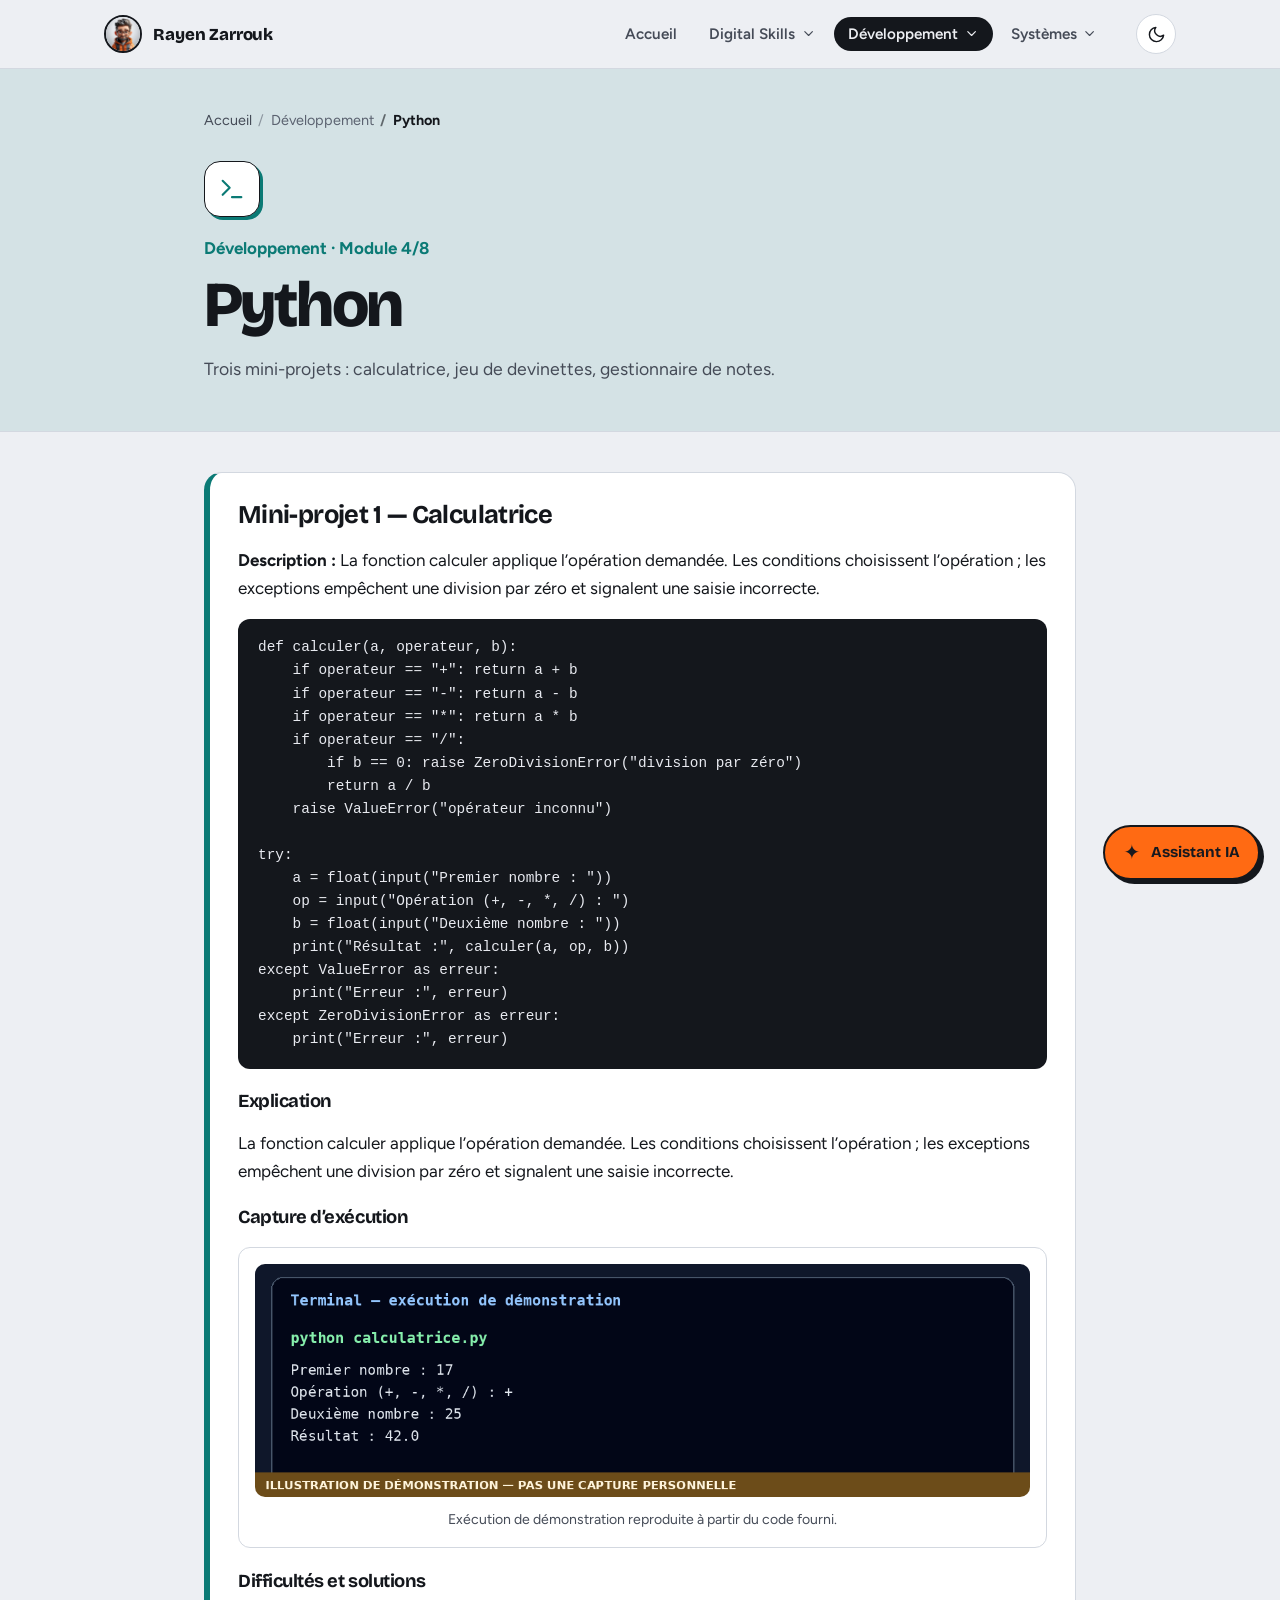
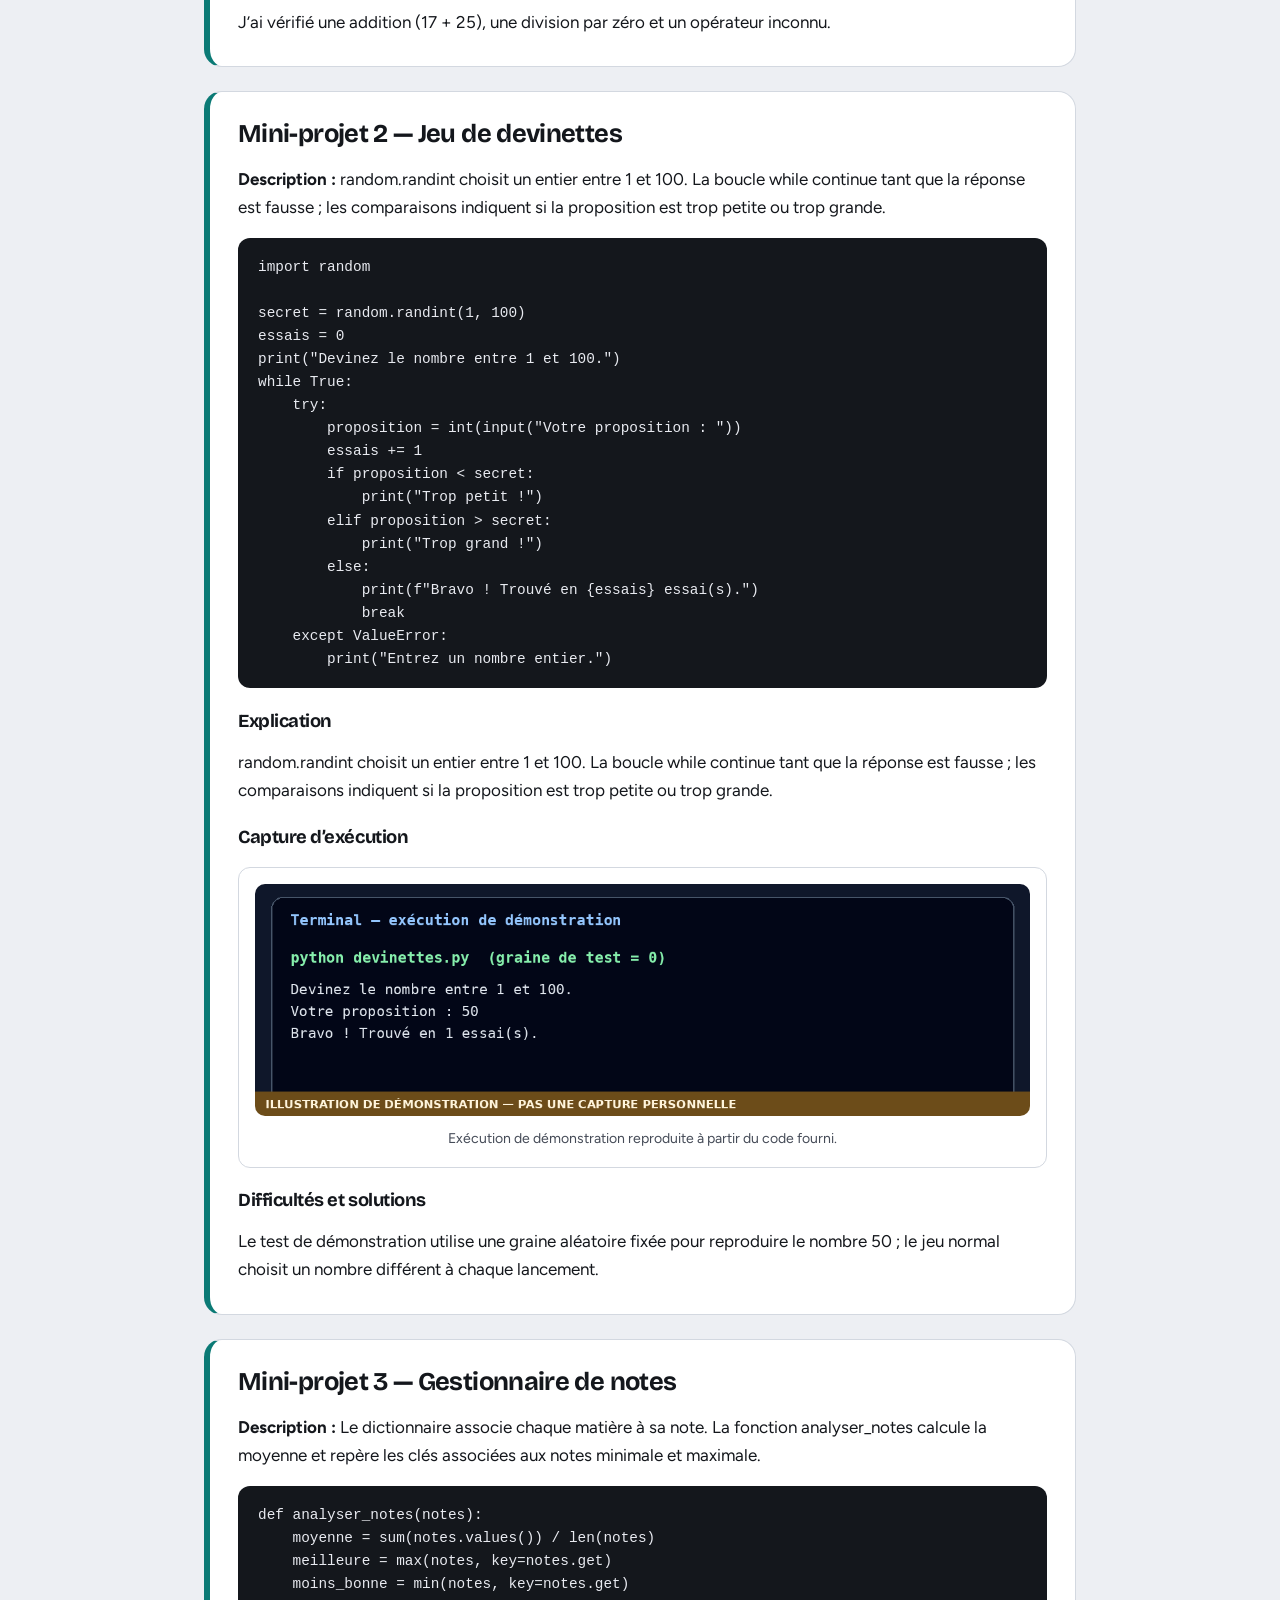
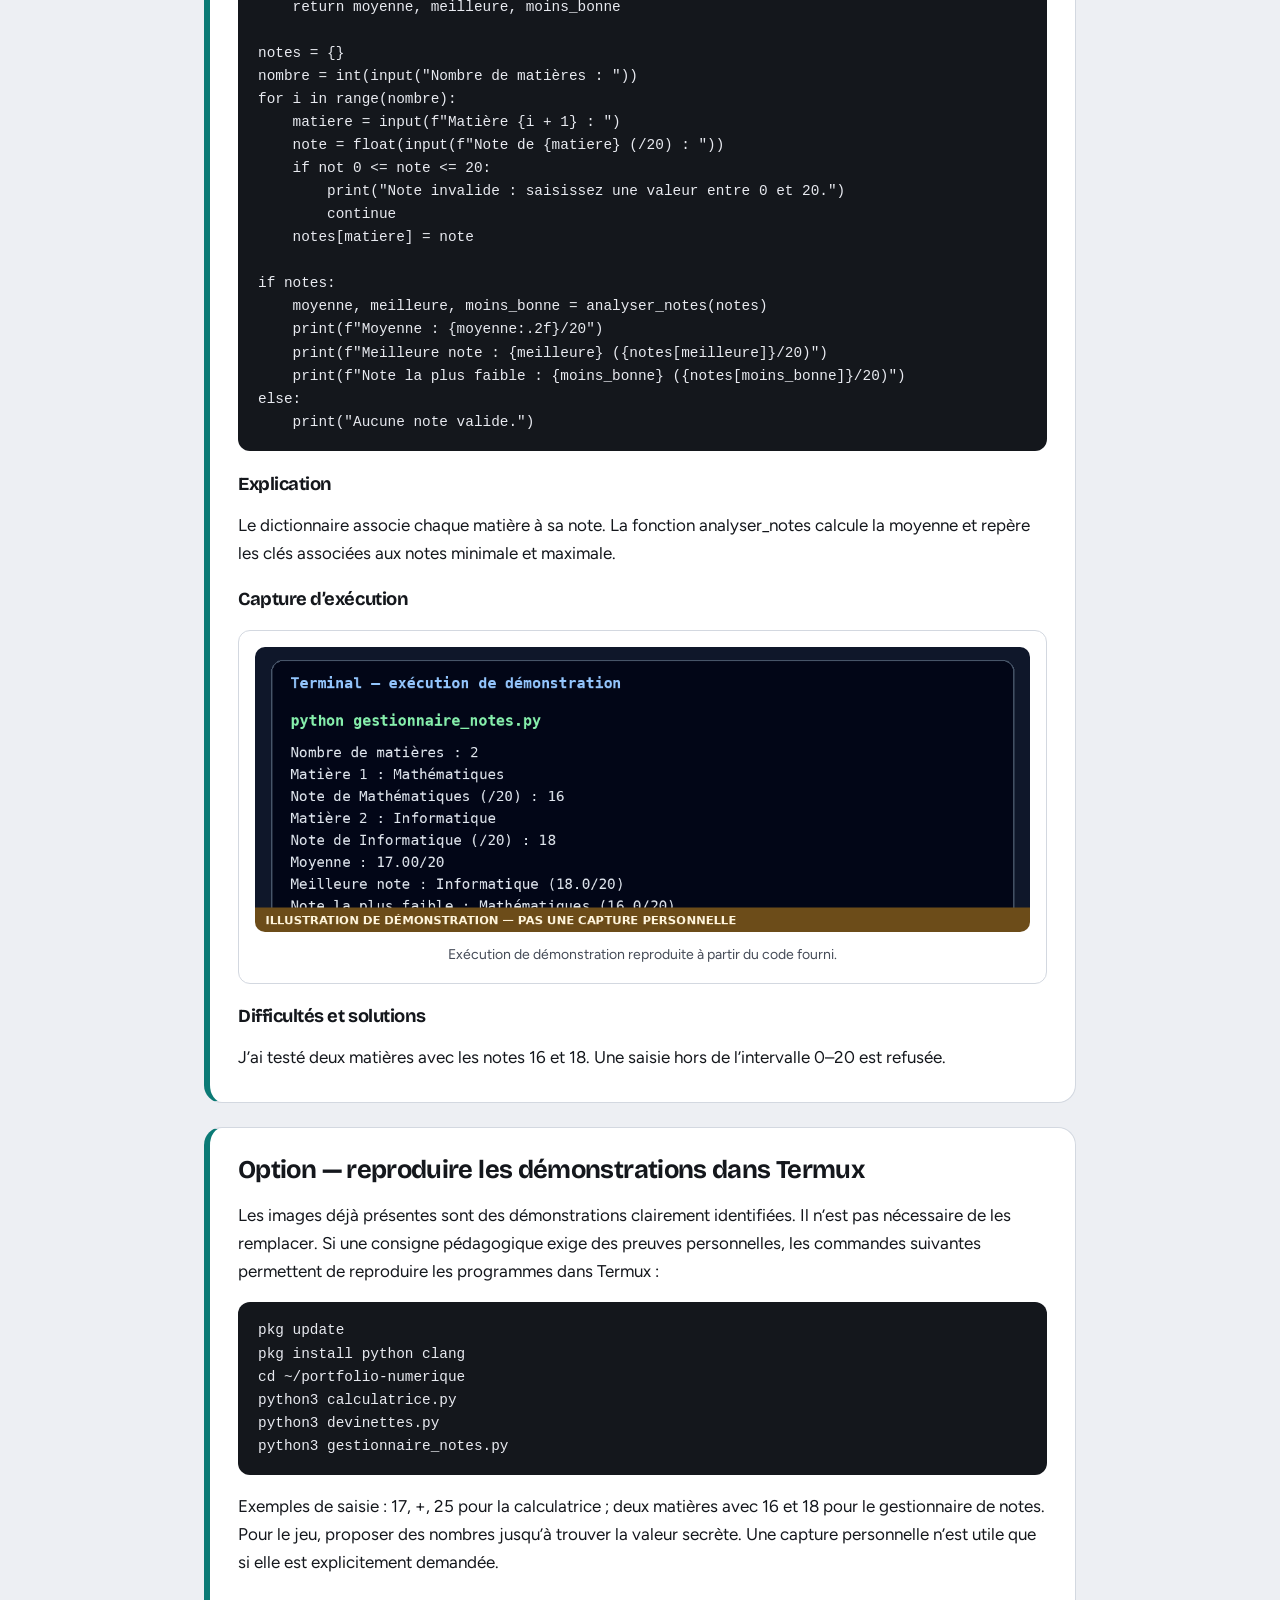
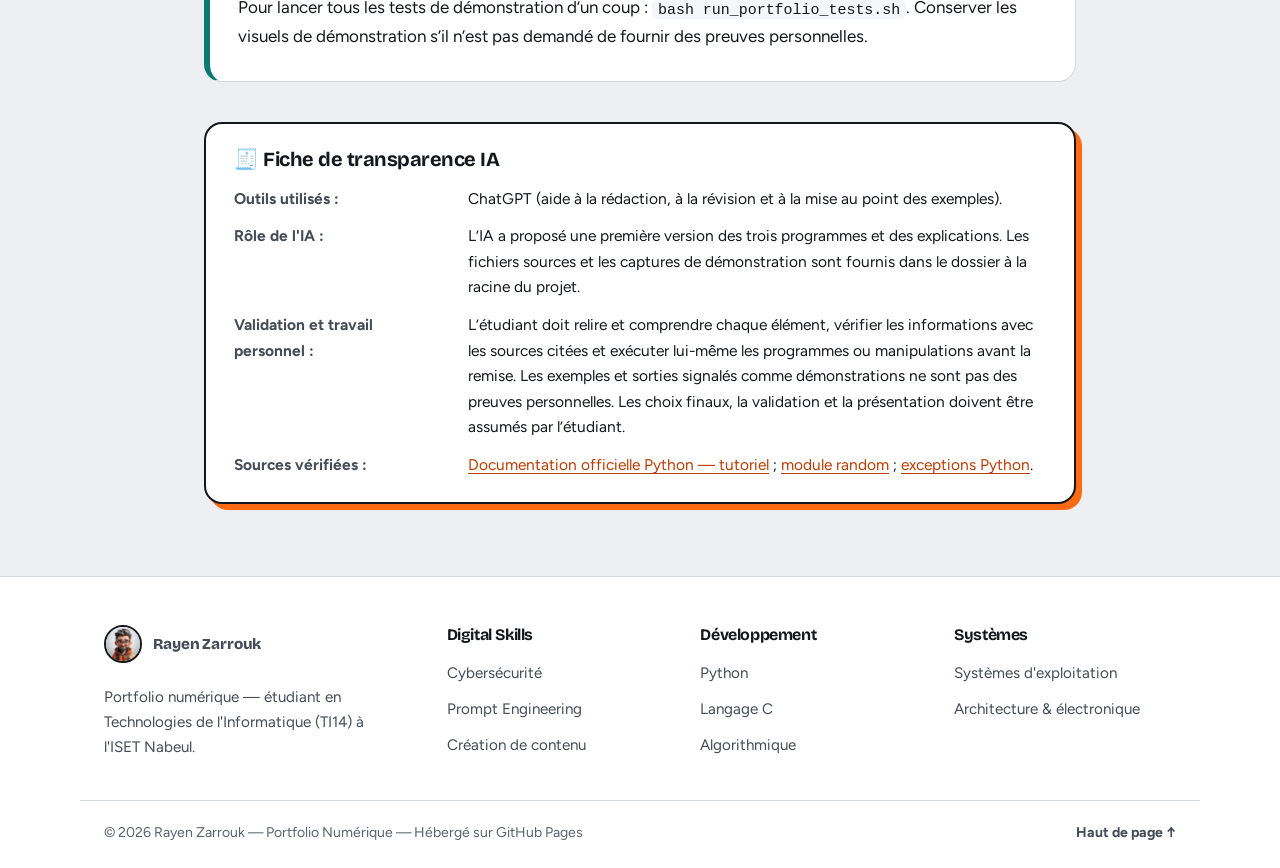
<file: python.html>
<!DOCTYPE html>
<html lang="fr">
<head>
  <meta charset="UTF-8" />
  <meta name="viewport" content="width=device-width, initial-scale=1.0" />
  <title>Python — Rayen Zarrouk</title>
  <meta name="description" content="Trois mini-projets : calculatrice, jeu de devinettes, gestionnaire de notes." />
  <meta name="author" content="Rayen Zarrouk" />
  <meta name="theme-color" content="#edeff3" media="(prefers-color-scheme: light)" />
  <meta name="theme-color" content="#0e1014" media="(prefers-color-scheme: dark)" />
  <meta property="og:title" content="Python — Rayen Zarrouk" />
  <meta property="og:description" content="Trois mini-projets : calculatrice, jeu de devinettes, gestionnaire de notes." />
  <meta property="og:type" content="website" />
  <link rel="icon" type="image/svg+xml" href="favicon.svg" />
  <link rel="preconnect" href="https://fonts.googleapis.com" />
  <link rel="preconnect" href="https://fonts.gstatic.com" crossorigin />
  <link rel="stylesheet" href="https://fonts.googleapis.com/css2?family=Bricolage+Grotesque:opsz,wght@12..96,700;800&family=Figtree:wght@400;500;600;700&display=swap" />
  <link rel="stylesheet" href="style.css" />
  <link rel="stylesheet" href="admin-editor.css" />
  <script>
    /* Applique le thème avant le premier affichage (évite le flash blanc) */
    (function () {
      var d = document.documentElement, t = null;
      d.classList.add("js");
      try { t = localStorage.getItem("portfolio-theme"); } catch (e) {}
      if (!t) t = window.matchMedia && matchMedia("(prefers-color-scheme: dark)").matches ? "dark" : "light";
      d.setAttribute("data-theme", t);
    })();
  </script>
</head>
<body>
  <a class="skip-link" href="#contenu">Aller au contenu</a>

  <header class="site-header">
    <div class="nav-wrap">
      <a href="index.html" class="brand" aria-label="Rayen Zarrouk — accueil">
        <img class="brand-mark" src="avatar.jpg" alt="" width="38" height="38" />
        <span class="brand-name">Rayen Zarrouk</span>
      </a>
      <nav class="main-nav" id="main-nav" aria-label="Navigation principale">
        <ul>
          <li><a class="nav-link" href="index.html">Accueil</a></li>
          <li class="has-dd">
            <button class="nav-link dd-btn" type="button" aria-expanded="false" aria-controls="dd-ds">Digital Skills <svg class="icon chev" viewBox="0 0 24 24" aria-hidden="true" focusable="false"><path d="m6 9 6 6 6-6"/></svg></button>
            <ul class="dd-panel" id="dd-ds">
              <li><a class="g-ds" href="cybersecurite.html"><span class="tile sm"><svg class="icon" viewBox="0 0 24 24" aria-hidden="true" focusable="false"><path d="M12 22s8-4 8-10V5l-8-3-8 3v7c0 6 8 10 8 10z"/><path d="m9 12 2 2 4-4"/></svg></span><span>Cybersécurité<small>Menaces, bonnes pratiques, checklist</small></span></a></li>
              <li><a class="g-ds" href="prompt-engineering.html"><span class="tile sm"><svg class="icon" viewBox="0 0 24 24" aria-hidden="true" focusable="false"><path d="M21 15a2 2 0 0 1-2 2H7l-4 4V5a2 2 0 0 1 2-2h14a2 2 0 0 1 2 2z"/><path d="M8 9h8M8 13h5"/></svg></span><span>Prompt Engineering<small>Cas pratiques et prompts réutilisables</small></span></a></li>
              <li><a class="g-ds" href="creation-contenu.html"><span class="tile sm"><svg class="icon" viewBox="0 0 24 24" aria-hidden="true" focusable="false"><rect x="2" y="4" width="20" height="16" rx="2"/><path d="m10 9 5 3-5 3z"/></svg></span><span>Création de contenu<small>Vidéo, podcast, carte mentale</small></span></a></li>
            </ul>
          </li>
          <li class="has-dd">
            <button class="nav-link dd-btn active" type="button" aria-expanded="false" aria-controls="dd-dev">Développement <svg class="icon chev" viewBox="0 0 24 24" aria-hidden="true" focusable="false"><path d="m6 9 6 6 6-6"/></svg></button>
            <ul class="dd-panel" id="dd-dev">
              <li><a class="g-dev" href="python.html" aria-current="page"><span class="tile sm"><svg class="icon" viewBox="0 0 24 24" aria-hidden="true" focusable="false"><path d="m4 17 6-6-6-6"/><path d="M12 19h8"/></svg></span><span>Python<small>Calculatrice, devinettes, notes</small></span></a></li>
              <li><a class="g-dev" href="langage-c.html"><span class="tile sm"><svg class="icon" viewBox="0 0 24 24" aria-hidden="true" focusable="false"><rect x="5" y="5" width="14" height="14" rx="2"/><rect x="9" y="9" width="6" height="6"/><path d="M9 2v3M15 2v3M9 19v3M15 19v3M2 9h3M2 15h3M19 9h3M19 15h3"/></svg></span><span>Langage C<small>Variables, boucles, pointeurs</small></span></a></li>
              <li><a class="g-dev" href="algorithmique.html"><span class="tile sm"><svg class="icon" viewBox="0 0 24 24" aria-hidden="true" focusable="false"><rect x="3" y="3" width="6" height="6" rx="1"/><rect x="15" y="15" width="6" height="6" rx="1"/><path d="M6 9v3a3 3 0 0 0 3 3h6"/></svg></span><span>Algorithmique<small>Organigrammes et pseudo-code</small></span></a></li>
            </ul>
          </li>
          <li class="has-dd">
            <button class="nav-link dd-btn" type="button" aria-expanded="false" aria-controls="dd-sys">Systèmes <svg class="icon chev" viewBox="0 0 24 24" aria-hidden="true" focusable="false"><path d="m6 9 6 6 6-6"/></svg></button>
            <ul class="dd-panel" id="dd-sys">
              <li><a class="g-sys" href="systemes-exploitation.html"><span class="tile sm"><svg class="icon" viewBox="0 0 24 24" aria-hidden="true" focusable="false"><rect x="2" y="3" width="20" height="14" rx="2"/><path d="M8 21h8M12 17v4"/></svg></span><span>Systèmes d'exploitation<small>Windows, Linux, macOS, terminal</small></span></a></li>
              <li><a class="g-sys" href="architecture-electronique.html"><span class="tile sm"><svg class="icon" viewBox="0 0 24 24" aria-hidden="true" focusable="false"><path d="m12 2 10 5-10 5L2 7z"/><path d="m2 12 10 5 10-5"/><path d="m2 17 10 5 10-5"/></svg></span><span>Architecture &amp; électronique<small>Binaire, hexadécimal, portes logiques</small></span></a></li>
            </ul>
          </li>
        </ul>
      </nav>
      <div class="nav-controls">
        <button id="theme-toggle" class="icon-btn theme-toggle" type="button" aria-label="Passer en mode sombre" aria-pressed="false">
          <svg class="icon i-moon" viewBox="0 0 24 24" aria-hidden="true" focusable="false"><path d="M21 12.8A9 9 0 1 1 11.2 3a7 7 0 0 0 9.8 9.8z"/></svg><svg class="icon i-sun" viewBox="0 0 24 24" aria-hidden="true" focusable="false"><circle cx="12" cy="12" r="4"/><path d="M12 2v2M12 20v2M4.9 4.9l1.4 1.4M17.7 17.7l1.4 1.4M2 12h2M20 12h2M4.9 19.1l1.4-1.4M17.7 6.3l1.4-1.4"/></svg>
        </button>
        <button id="menu-toggle" class="icon-btn menu-toggle" type="button" aria-label="Ouvrir le menu" aria-expanded="false" aria-controls="main-nav">
          <svg class="icon i-open" viewBox="0 0 24 24" aria-hidden="true" focusable="false"><path d="M4 6h16M4 12h16M4 18h16"/></svg><svg class="icon i-close" viewBox="0 0 24 24" aria-hidden="true" focusable="false"><path d="M6 6l12 12M18 6 6 18"/></svg>
        </button>
      </div>
    </div>
  </header>

  <div class="page-header g-dev" id="top">
    <div class="inner">
      <nav class="breadcrumb" aria-label="Fil d'Ariane">
        <ol>
          <li><a href="index.html">Accueil</a></li>
          <li>Développement</li>
          <li aria-current="page">Python</li>
        </ol>
      </nav>
      <span class="tile"><svg class="icon" viewBox="0 0 24 24" aria-hidden="true" focusable="false"><path d="m4 17 6-6-6-6"/><path d="M12 19h8"/></svg></span>
      <p class="kicker">Développement · Module 4/8</p>
      <h1>Python</h1>
      <p class="page-lede">Trois mini-projets : calculatrice, jeu de devinettes, gestionnaire de notes.</p>
    </div>
  </div>

  <main id="contenu" class="page g-dev">
<section class="block"><h2>Mini-projet 1 — Calculatrice</h2><p><strong>Description :</strong> La fonction calculer applique l’opération demandée. Les conditions choisissent l’opération ; les exceptions empêchent une division par zéro et signalent une saisie incorrecte.</p><pre><code class="language-python">def calculer(a, operateur, b):
    if operateur == &quot;+&quot;: return a + b
    if operateur == &quot;-&quot;: return a - b
    if operateur == &quot;*&quot;: return a * b
    if operateur == &quot;/&quot;:
        if b == 0: raise ZeroDivisionError(&quot;division par zéro&quot;)
        return a / b
    raise ValueError(&quot;opérateur inconnu&quot;)

try:
    a = float(input(&quot;Premier nombre : &quot;))
    op = input(&quot;Opération (+, -, *, /) : &quot;)
    b = float(input(&quot;Deuxième nombre : &quot;))
    print(&quot;Résultat :&quot;, calculer(a, op, b))
except ValueError as erreur:
    print(&quot;Erreur :&quot;, erreur)
except ZeroDivisionError as erreur:
    print(&quot;Erreur :&quot;, erreur)
</code></pre><h3>Explication</h3><p>La fonction calculer applique l’opération demandée. Les conditions choisissent l’opération ; les exceptions empêchent une division par zéro et signalent une saisie incorrecte.</p><h3>Capture d’exécution</h3><figure><img src="calc-capture.png" alt="Capture de terminal montrant le test du programme Mini-projet 1 — Calculatrice" loading="lazy"><figcaption>Exécution de démonstration reproduite à partir du code fourni.</figcaption></figure><h3>Difficultés et solutions</h3><p>J’ai vérifié une addition (17 + 25), une division par zéro et un opérateur inconnu.</p></section>
<section class="block"><h2>Mini-projet 2 — Jeu de devinettes</h2><p><strong>Description :</strong> random.randint choisit un entier entre 1 et 100. La boucle while continue tant que la réponse est fausse ; les comparaisons indiquent si la proposition est trop petite ou trop grande.</p><pre><code class="language-python">import random

secret = random.randint(1, 100)
essais = 0
print(&quot;Devinez le nombre entre 1 et 100.&quot;)
while True:
    try:
        proposition = int(input(&quot;Votre proposition : &quot;))
        essais += 1
        if proposition &lt; secret:
            print(&quot;Trop petit !&quot;)
        elif proposition &gt; secret:
            print(&quot;Trop grand !&quot;)
        else:
            print(f&quot;Bravo ! Trouvé en {essais} essai(s).&quot;)
            break
    except ValueError:
        print(&quot;Entrez un nombre entier.&quot;)
</code></pre><h3>Explication</h3><p>random.randint choisit un entier entre 1 et 100. La boucle while continue tant que la réponse est fausse ; les comparaisons indiquent si la proposition est trop petite ou trop grande.</p><h3>Capture d’exécution</h3><figure><img src="dev-capture.png" alt="Capture de terminal montrant le test du programme Mini-projet 2 — Jeu de devinettes" loading="lazy"><figcaption>Exécution de démonstration reproduite à partir du code fourni.</figcaption></figure><h3>Difficultés et solutions</h3><p>Le test de démonstration utilise une graine aléatoire fixée pour reproduire le nombre 50 ; le jeu normal choisit un nombre différent à chaque lancement.</p></section>
<section class="block"><h2>Mini-projet 3 — Gestionnaire de notes</h2><p><strong>Description :</strong> Le dictionnaire associe chaque matière à sa note. La fonction analyser_notes calcule la moyenne et repère les clés associées aux notes minimale et maximale.</p><pre><code class="language-python">def analyser_notes(notes):
    moyenne = sum(notes.values()) / len(notes)
    meilleure = max(notes, key=notes.get)
    moins_bonne = min(notes, key=notes.get)
    return moyenne, meilleure, moins_bonne

notes = {}
nombre = int(input(&quot;Nombre de matières : &quot;))
for i in range(nombre):
    matiere = input(f&quot;Matière {i + 1} : &quot;)
    note = float(input(f&quot;Note de {matiere} (/20) : &quot;))
    if not 0 &lt;= note &lt;= 20:
        print(&quot;Note invalide : saisissez une valeur entre 0 et 20.&quot;)
        continue
    notes[matiere] = note

if notes:
    moyenne, meilleure, moins_bonne = analyser_notes(notes)
    print(f&quot;Moyenne : {moyenne:.2f}/20&quot;)
    print(f&quot;Meilleure note : {meilleure} ({notes[meilleure]}/20)&quot;)
    print(f&quot;Note la plus faible : {moins_bonne} ({notes[moins_bonne]}/20)&quot;)
else:
    print(&quot;Aucune note valide.&quot;)
</code></pre><h3>Explication</h3><p>Le dictionnaire associe chaque matière à sa note. La fonction analyser_notes calcule la moyenne et repère les clés associées aux notes minimale et maximale.</p><h3>Capture d’exécution</h3><figure><img src="notes-capture.png" alt="Capture de terminal montrant le test du programme Mini-projet 3 — Gestionnaire de notes" loading="lazy"><figcaption>Exécution de démonstration reproduite à partir du code fourni.</figcaption></figure><h3>Difficultés et solutions</h3><p>J’ai testé deux matières avec les notes 16 et 18. Une saisie hors de l’intervalle 0–20 est refusée.</p></section>
<section class="block"><h2>Option — reproduire les démonstrations dans Termux</h2>
<p>Les images déjà présentes sont des démonstrations clairement identifiées. Il n’est pas nécessaire de les remplacer. Si une consigne pédagogique exige des preuves personnelles, les commandes suivantes permettent de reproduire les programmes dans Termux :</p>
<pre><code>pkg update
pkg install python clang
cd ~/portfolio-numerique
python3 calculatrice.py
python3 devinettes.py
python3 gestionnaire_notes.py</code></pre>
<p>Exemples de saisie : 17, +, 25 pour la calculatrice ; deux matières avec 16 et 18 pour le gestionnaire de notes. Pour le jeu, proposer des nombres jusqu’à trouver la valeur secrète. Une capture personnelle n’est utile que si elle est explicitement demandée.</p>
<p>Pour lancer tous les tests de démonstration d’un coup : <code>bash run_portfolio_tests.sh</code>. Conserver les visuels de démonstration s’il n’est pas demandé de fournir des preuves personnelles.</p></section>
<section class="ia-disclosure"><h2>🧾 Fiche de transparence IA</h2><dl>
<dt>Outils utilisés :</dt><dd>ChatGPT (aide à la rédaction, à la révision et à la mise au point des exemples).</dd>
<dt>Rôle de l'IA :</dt><dd>L’IA a proposé une première version des trois programmes et des explications. Les fichiers sources et les captures de démonstration sont fournis dans le dossier à la racine du projet.</dd>
<dt>Validation et travail personnel :</dt><dd>L’étudiant doit relire et comprendre chaque élément, vérifier les informations avec les sources citées et exécuter lui-même les programmes ou manipulations avant la remise. Les exemples et sorties signalés comme démonstrations ne sont pas des preuves personnelles. Les choix finaux, la validation et la présentation doivent être assumés par l’étudiant.</dd>
<dt>Sources vérifiées :</dt><dd><a href="https://docs.python.org/3/tutorial/" target="_blank" rel="noopener">Documentation officielle Python — tutoriel</a> ; <a href="https://docs.python.org/3/library/random.html" target="_blank" rel="noopener">module random</a> ; <a href="https://docs.python.org/3/library/exceptions.html" target="_blank" rel="noopener">exceptions Python</a>.</dd></dl></section>
</main>

  <footer class="site-footer">
    <div class="container footer-grid">
      <div class="footer-about">
        <a href="index.html" class="brand"><img class="brand-mark" src="avatar.jpg" alt="" width="38" height="38" /><span>Rayen Zarrouk</span></a>
        <p>Portfolio numérique — étudiant en Technologies de l'Informatique (TI14) à l'ISET Nabeul.</p>
      </div>
      <div>
        <h2>Digital Skills</h2>
        <ul>
          <li><a href="cybersecurite.html">Cybersécurité</a></li>
          <li><a href="prompt-engineering.html">Prompt Engineering</a></li>
          <li><a href="creation-contenu.html">Création de contenu</a></li>
        </ul>
      </div>
      <div>
        <h2>Développement</h2>
        <ul>
          <li><a href="python.html">Python</a></li>
          <li><a href="langage-c.html">Langage C</a></li>
          <li><a href="algorithmique.html">Algorithmique</a></li>
        </ul>
      </div>
      <div>
        <h2>Systèmes</h2>
        <ul>
          <li><a href="systemes-exploitation.html">Systèmes d'exploitation</a></li>
          <li><a href="architecture-electronique.html">Architecture &amp; électronique</a></li>
        </ul>
      </div>
    </div>
    <div class="container footer-bottom">
      <p>© 2026 Rayen Zarrouk — Portfolio Numérique — Hébergé sur GitHub Pages</p>
      <a href="#top">Haut de page ↑</a>
    </div>
  </footer>

  <!-- Assistant IA administrateur : appel direct au fournisseur depuis le navigateur. -->
<div id="ai-admin-root" class="ai-admin-root">
  <button id="ai-admin-toggle" class="ai-admin-toggle" type="button" aria-expanded="false" aria-controls="ai-admin-panel">
    <span class="ai-admin-spark" aria-hidden="true">✦</span><span>Assistant IA</span>
  </button>
  <section id="ai-admin-panel" class="ai-admin-panel" aria-label="Assistant administrateur du portfolio" hidden>
    <header class="ai-admin-header">
      <div><p class="ai-admin-eyebrow">ESPACE ADMINISTRATEUR</p><h2>Assistant du portfolio</h2><p class="ai-admin-subtitle">Décris une modification en langage naturel.</p></div>
      <button id="ai-admin-close" class="ai-admin-close" type="button" aria-label="Fermer">×</button>
    </header>
    <div class="ai-admin-security"><strong>Mode direct</strong><span>Écris ta demande et envoie-la directement au service IA. Les changements sont prévisualisés avant application.</span></div>
    <label class="ai-admin-label" for="ai-admin-message">Que veux-tu modifier ?</label>
    <textarea id="ai-admin-message" class="ai-admin-input ai-admin-message" rows="3" maxlength="2000" placeholder="Ex. : rends le bouton principal rouge et augmente légèrement le titre..."></textarea>
    <div class="ai-admin-actions">
      <button id="ai-admin-send" class="ai-admin-send" type="button">Envoyer à l'IA <span aria-hidden="true">↗</span></button>
      <button id="ai-admin-undo" class="ai-admin-undo" type="button" disabled>Annuler la dernière modification</button>
    </div>
    <p id="ai-admin-status" class="ai-admin-status" role="status" aria-live="polite">Prêt. Décris ce que tu veux changer.</p>
    <div id="ai-admin-result" class="ai-admin-result" hidden>
      <p id="ai-admin-reply" class="ai-admin-reply"></p>
      <div id="ai-admin-proposals" class="ai-admin-proposals"></div>
      <button id="ai-admin-apply" class="ai-admin-apply" type="button" hidden>Appliquer les changements</button>
    </div>
    <p class="ai-admin-footnote">Les changements appliqués sont temporaires dans cette page. Pour les conserver, exporte ou modifie les fichiers du site puis republie-les sur GitHub.</p>
  </section>
</div>
<script src="admin-config.js"></script>
<script src="script.js" defer></script>
<script defer src="admin-editor.js"></script>
</body>
</html>
</file>
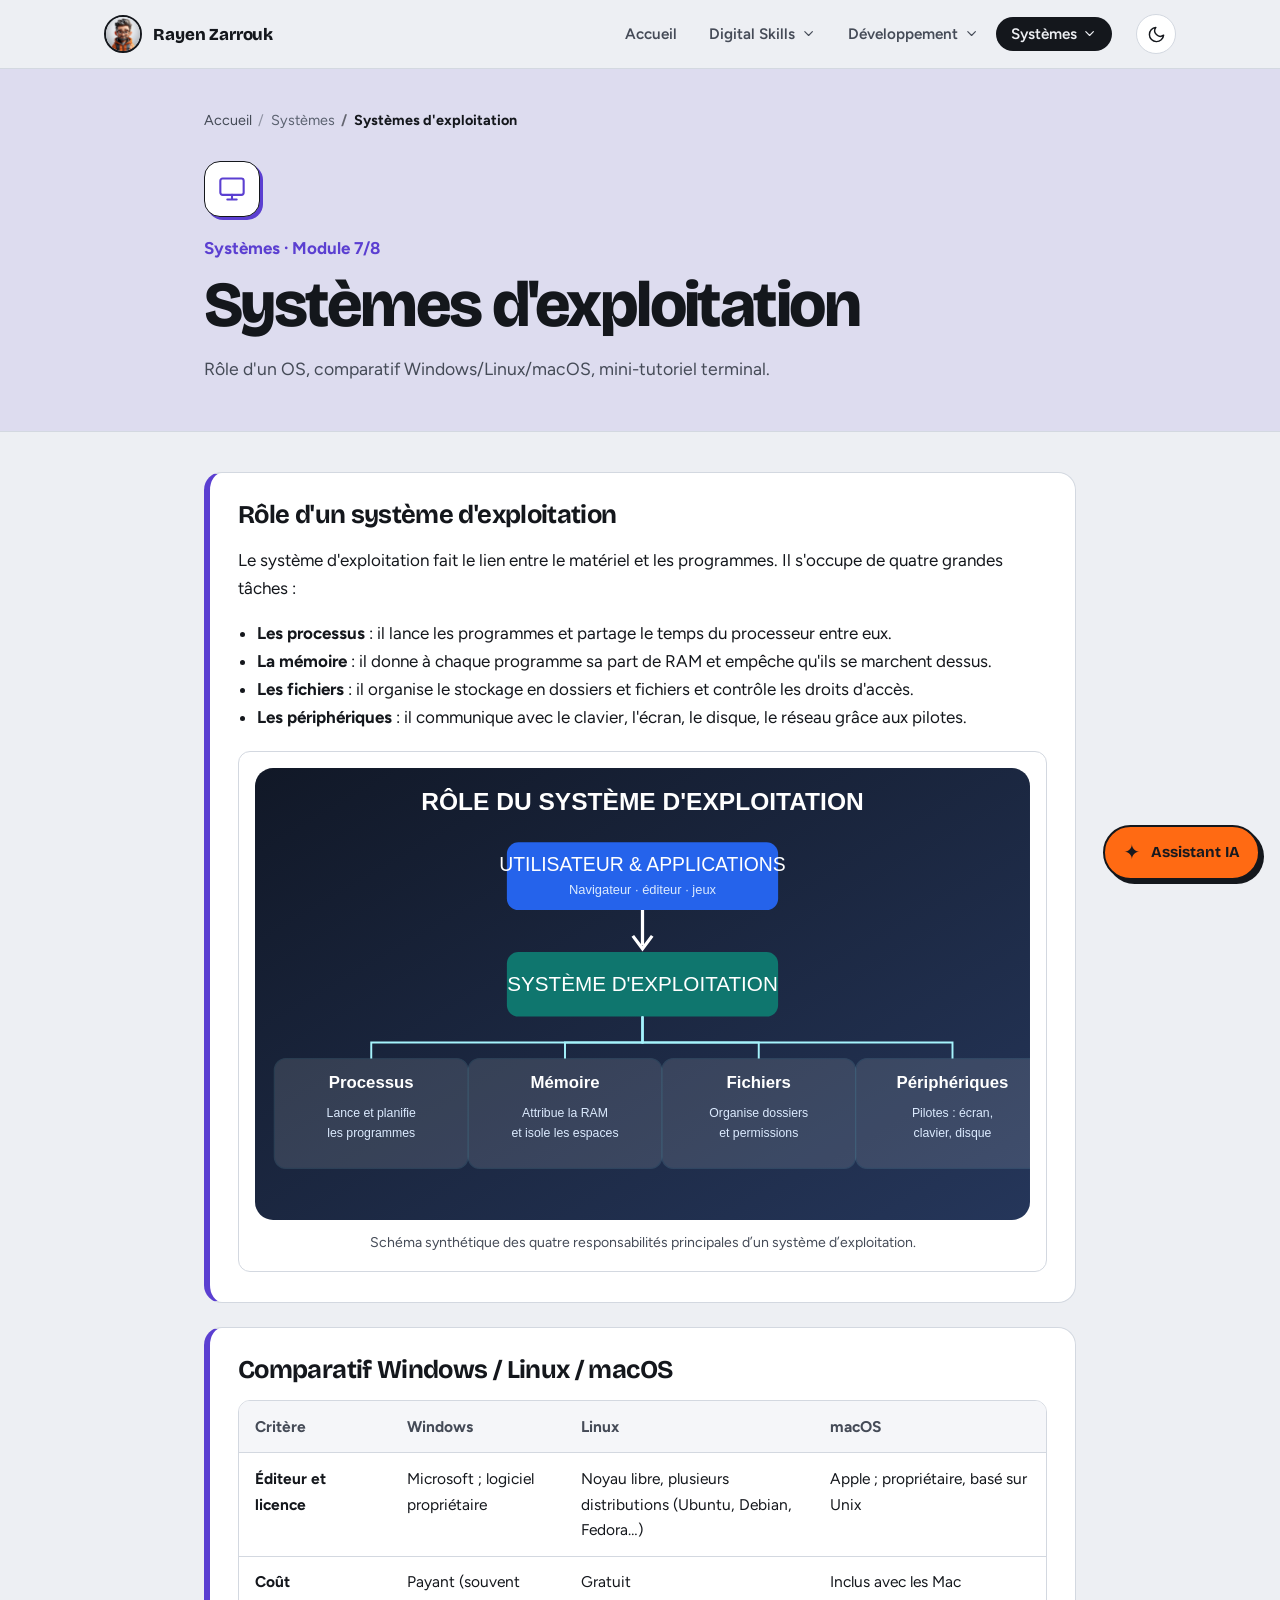
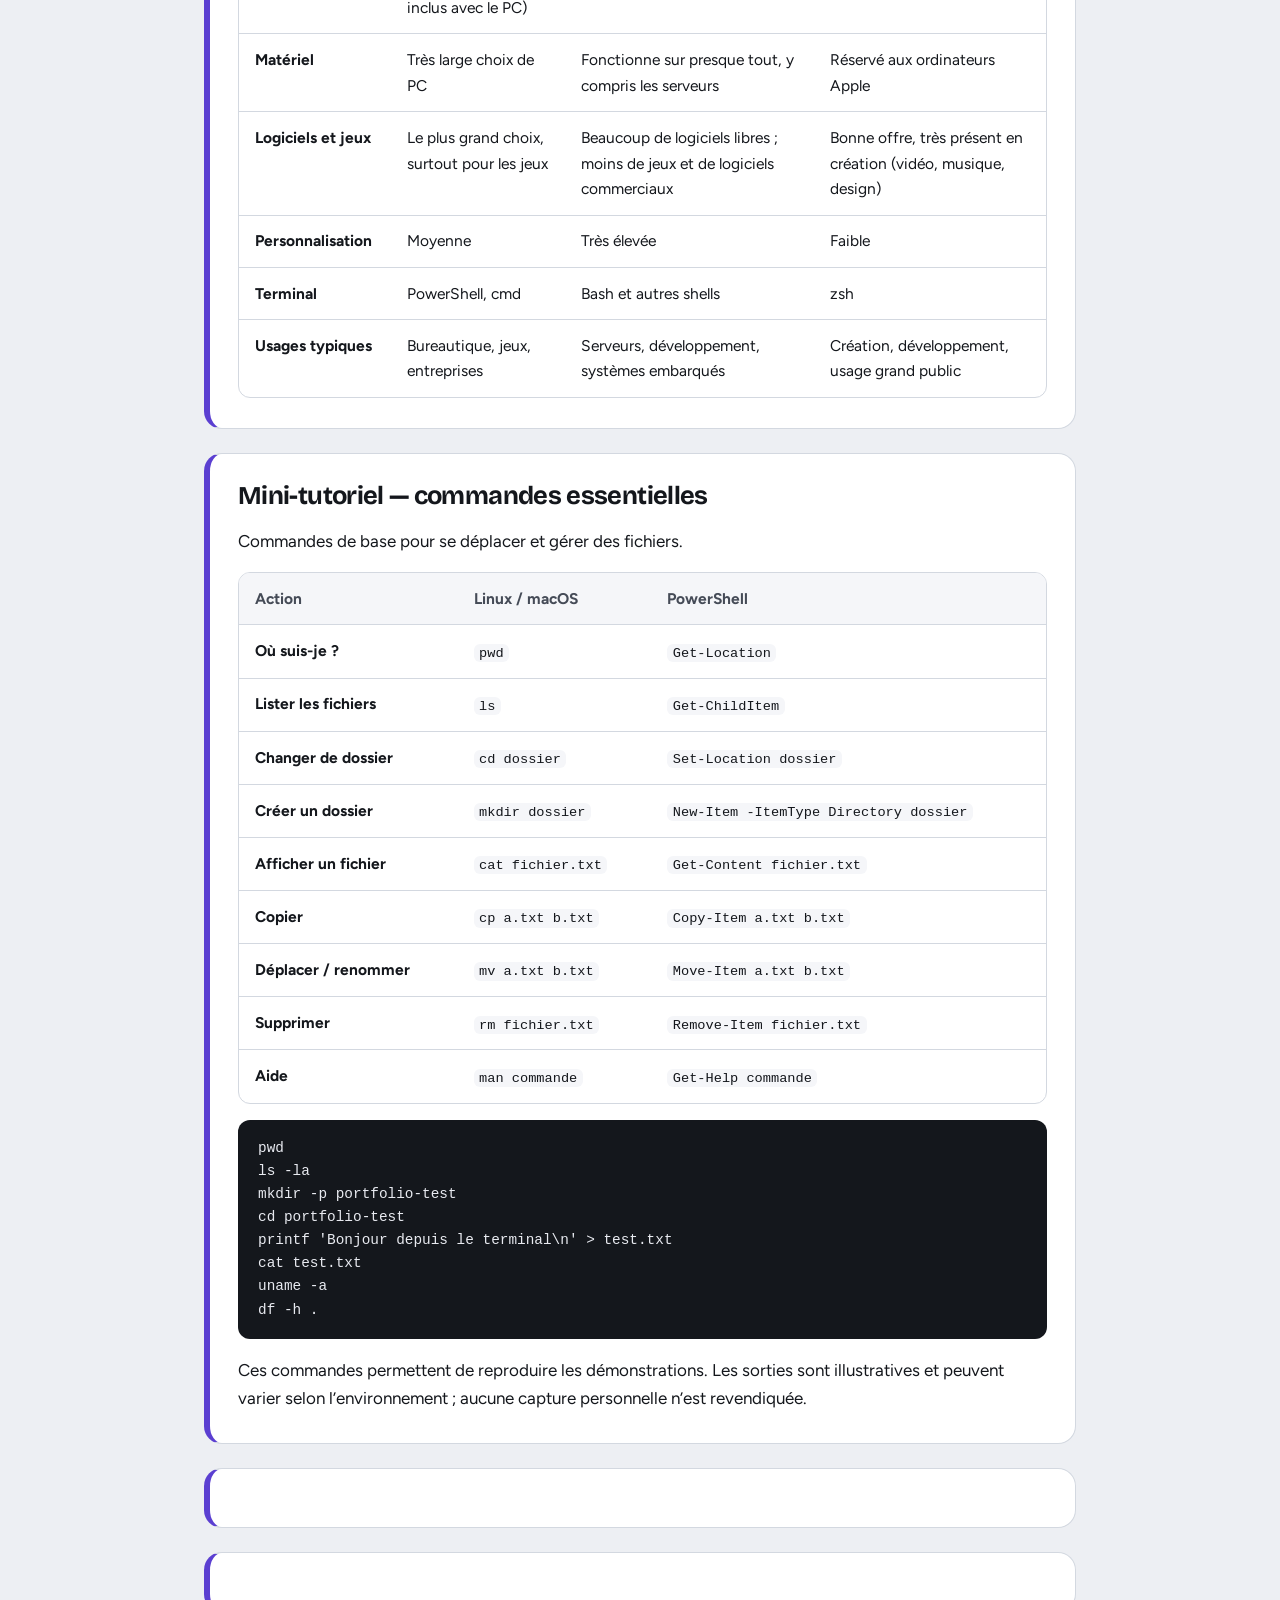
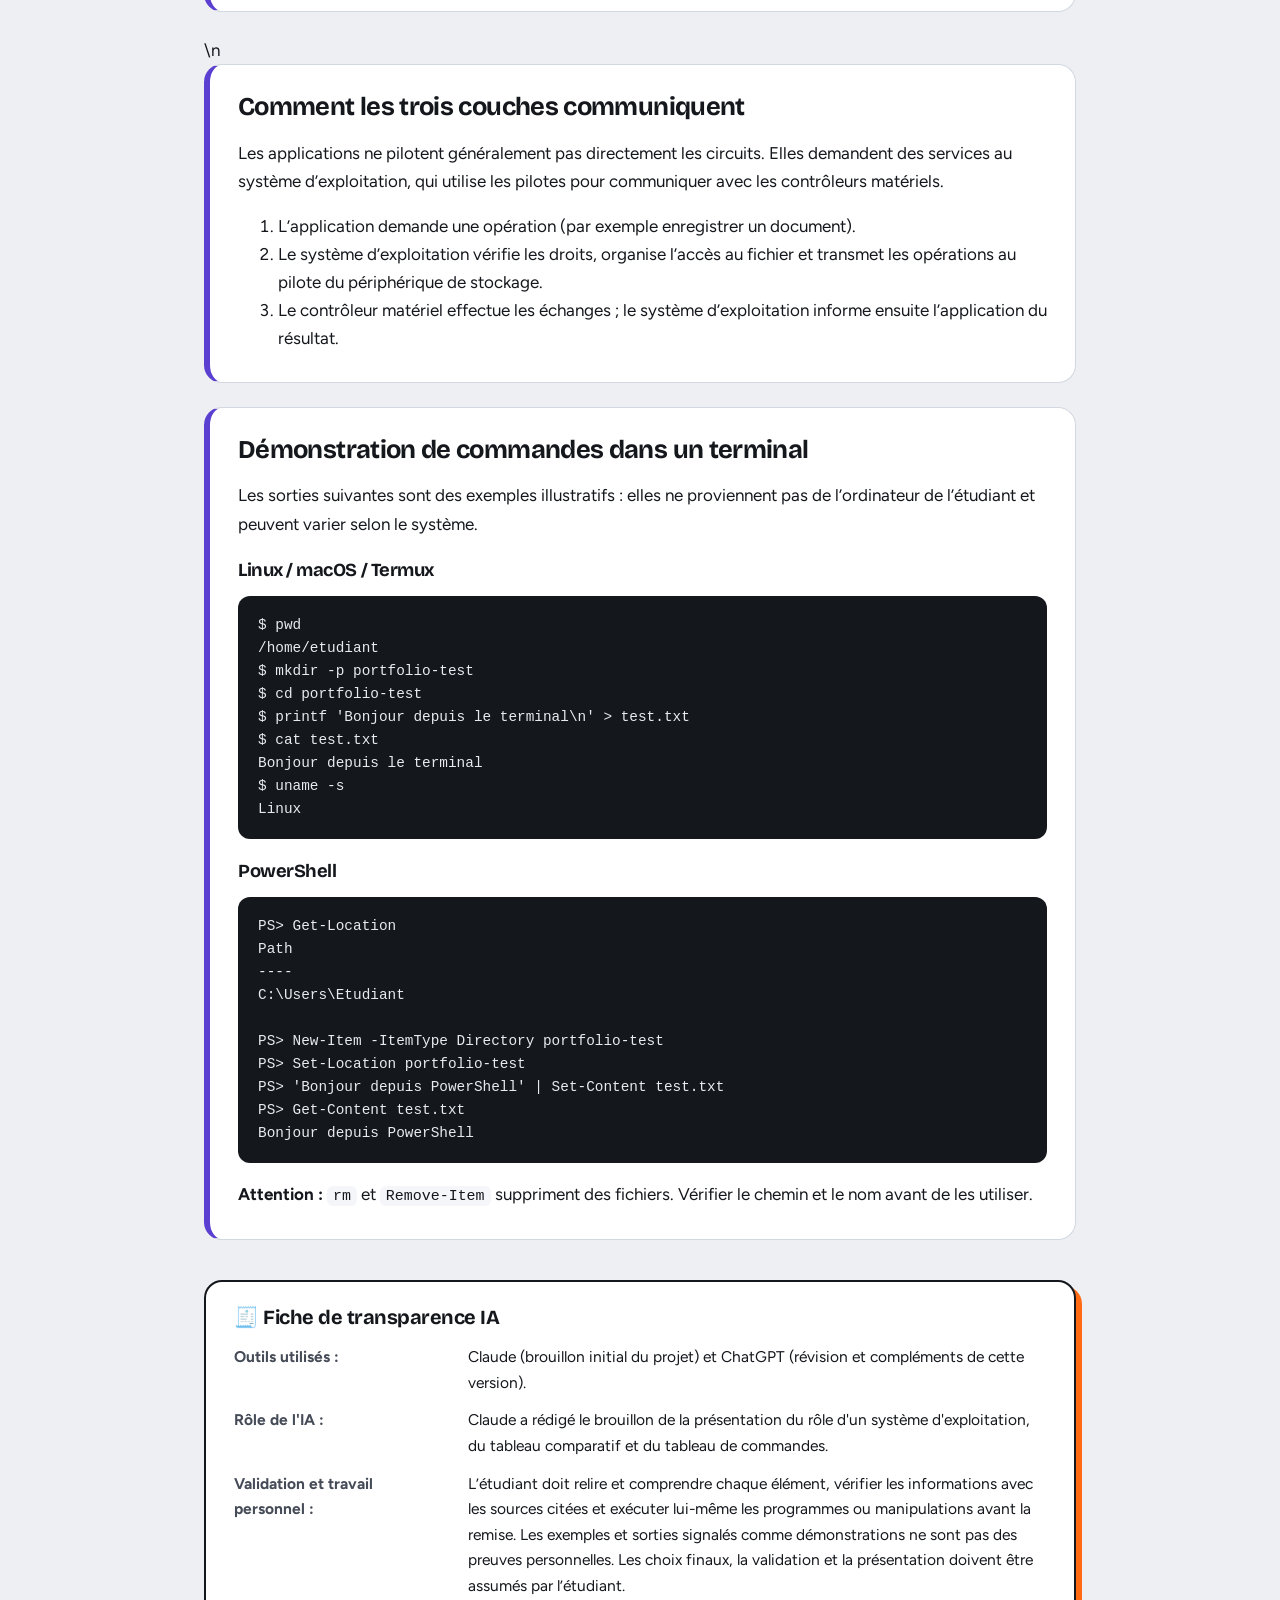
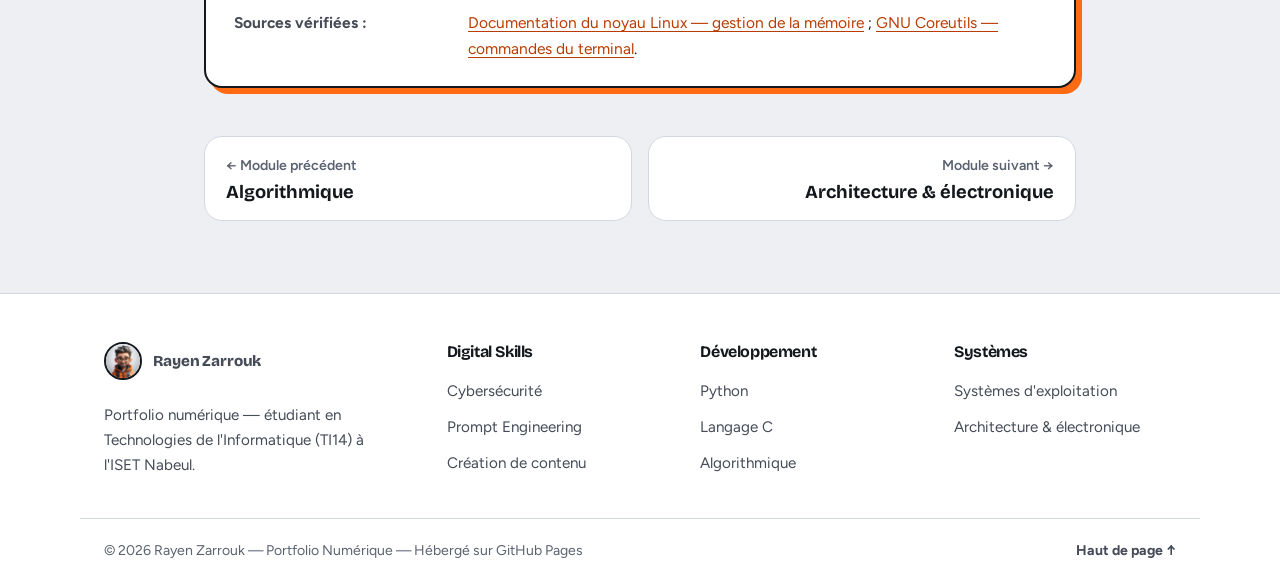
<file: systemes-exploitation.html>
<!DOCTYPE html>

<html lang="fr">
<head>
<meta charset="utf-8"/>
<meta content="width=device-width, initial-scale=1.0" name="viewport"/>
<title>Systèmes d'exploitation — Rayen Zarrouk</title>
<meta content="Rôle d'un OS, comparatif Windows/Linux/macOS, mini-tutoriel terminal." name="description"/>
<meta content="Rayen Zarrouk" name="author"/>
<meta content="#edeff3" media="(prefers-color-scheme: light)" name="theme-color"/>
<meta content="#0e1014" media="(prefers-color-scheme: dark)" name="theme-color"/>
<meta content="Systèmes d'exploitation — Rayen Zarrouk" property="og:title"/>
<meta content="Rôle d'un OS, comparatif Windows/Linux/macOS, mini-tutoriel terminal." property="og:description"/>
<meta content="website" property="og:type"/>
<link href="favicon.svg" rel="icon" type="image/svg+xml"/>
<link href="https://fonts.googleapis.com" rel="preconnect"/>
<link crossorigin="" href="https://fonts.gstatic.com" rel="preconnect"/>
<link href="https://fonts.googleapis.com/css2?family=Bricolage+Grotesque:opsz,wght@12..96,700;800&amp;family=Figtree:wght@400;500;600;700&amp;display=swap" rel="stylesheet"/>
<link href="style.css" rel="stylesheet"/>
<link href="admin-editor.css" rel="stylesheet"/>
<script>
    /* Applique le thème avant le premier affichage (évite le flash blanc) */
    (function () {
      var d = document.documentElement, t = null;
      d.classList.add("js");
      try { t = localStorage.getItem("portfolio-theme"); } catch (e) {}
      if (!t) t = window.matchMedia && matchMedia("(prefers-color-scheme: dark)").matches ? "dark" : "light";
      d.setAttribute("data-theme", t);
    })();
  </script>
</head>
<body>
<a class="skip-link" href="#contenu">Aller au contenu</a>
<header class="site-header">
<div class="nav-wrap">
<a aria-label="Rayen Zarrouk — accueil" class="brand" href="index.html">
<img alt="" class="brand-mark" height="38" src="avatar.jpg" width="38"/>
<span class="brand-name">Rayen Zarrouk</span>
</a>
<nav aria-label="Navigation principale" class="main-nav" id="main-nav">
<ul>
<li><a class="nav-link" href="index.html">Accueil</a></li>
<li class="has-dd">
<button aria-controls="dd-ds" aria-expanded="false" class="nav-link dd-btn" type="button">Digital Skills <svg aria-hidden="true" class="icon chev" focusable="false" viewbox="0 0 24 24"><path d="m6 9 6 6 6-6"></path></svg></button>
<ul class="dd-panel" id="dd-ds">
<li><a class="g-ds" href="cybersecurite.html"><span class="tile sm"><svg aria-hidden="true" class="icon" focusable="false" viewbox="0 0 24 24"><path d="M12 22s8-4 8-10V5l-8-3-8 3v7c0 6 8 10 8 10z"></path><path d="m9 12 2 2 4-4"></path></svg></span><span>Cybersécurité<small>Menaces, bonnes pratiques, checklist</small></span></a></li>
<li><a class="g-ds" href="prompt-engineering.html"><span class="tile sm"><svg aria-hidden="true" class="icon" focusable="false" viewbox="0 0 24 24"><path d="M21 15a2 2 0 0 1-2 2H7l-4 4V5a2 2 0 0 1 2-2h14a2 2 0 0 1 2 2z"></path><path d="M8 9h8M8 13h5"></path></svg></span><span>Prompt Engineering<small>Cas pratiques et prompts réutilisables</small></span></a></li>
<li><a class="g-ds" href="creation-contenu.html"><span class="tile sm"><svg aria-hidden="true" class="icon" focusable="false" viewbox="0 0 24 24"><rect height="16" rx="2" width="20" x="2" y="4"></rect><path d="m10 9 5 3-5 3z"></path></svg></span><span>Création de contenu<small>Vidéo, podcast, carte mentale</small></span></a></li>
</ul>
</li>
<li class="has-dd">
<button aria-controls="dd-dev" aria-expanded="false" class="nav-link dd-btn" type="button">Développement <svg aria-hidden="true" class="icon chev" focusable="false" viewbox="0 0 24 24"><path d="m6 9 6 6 6-6"></path></svg></button>
<ul class="dd-panel" id="dd-dev">
<li><a class="g-dev" href="python.html"><span class="tile sm"><svg aria-hidden="true" class="icon" focusable="false" viewbox="0 0 24 24"><path d="m4 17 6-6-6-6"></path><path d="M12 19h8"></path></svg></span><span>Python<small>Calculatrice, devinettes, notes</small></span></a></li>
<li><a class="g-dev" href="langage-c.html"><span class="tile sm"><svg aria-hidden="true" class="icon" focusable="false" viewbox="0 0 24 24"><rect height="14" rx="2" width="14" x="5" y="5"></rect><rect height="6" width="6" x="9" y="9"></rect><path d="M9 2v3M15 2v3M9 19v3M15 19v3M2 9h3M2 15h3M19 9h3M19 15h3"></path></svg></span><span>Langage C<small>Variables, boucles, pointeurs</small></span></a></li>
<li><a class="g-dev" href="algorithmique.html"><span class="tile sm"><svg aria-hidden="true" class="icon" focusable="false" viewbox="0 0 24 24"><rect height="6" rx="1" width="6" x="3" y="3"></rect><rect height="6" rx="1" width="6" x="15" y="15"></rect><path d="M6 9v3a3 3 0 0 0 3 3h6"></path></svg></span><span>Algorithmique<small>Organigrammes et pseudo-code</small></span></a></li>
</ul>
</li>
<li class="has-dd">
<button aria-controls="dd-sys" aria-expanded="false" class="nav-link dd-btn active" type="button">Systèmes <svg aria-hidden="true" class="icon chev" focusable="false" viewbox="0 0 24 24"><path d="m6 9 6 6 6-6"></path></svg></button>
<ul class="dd-panel" id="dd-sys">
<li><a aria-current="page" class="g-sys" href="systemes-exploitation.html"><span class="tile sm"><svg aria-hidden="true" class="icon" focusable="false" viewbox="0 0 24 24"><rect height="14" rx="2" width="20" x="2" y="3"></rect><path d="M8 21h8M12 17v4"></path></svg></span><span>Systèmes d'exploitation<small>Windows, Linux, macOS, terminal</small></span></a></li>
<li><a class="g-sys" href="architecture-electronique.html"><span class="tile sm"><svg aria-hidden="true" class="icon" focusable="false" viewbox="0 0 24 24"><path d="m12 2 10 5-10 5L2 7z"></path><path d="m2 12 10 5 10-5"></path><path d="m2 17 10 5 10-5"></path></svg></span><span>Architecture &amp; électronique<small>Binaire, hexadécimal, portes logiques</small></span></a></li>
</ul>
</li>
</ul>
</nav>
<div class="nav-controls">
<button aria-label="Passer en mode sombre" aria-pressed="false" class="icon-btn theme-toggle" id="theme-toggle" type="button">
<svg aria-hidden="true" class="icon i-moon" focusable="false" viewbox="0 0 24 24"><path d="M21 12.8A9 9 0 1 1 11.2 3a7 7 0 0 0 9.8 9.8z"></path></svg><svg aria-hidden="true" class="icon i-sun" focusable="false" viewbox="0 0 24 24"><circle cx="12" cy="12" r="4"></circle><path d="M12 2v2M12 20v2M4.9 4.9l1.4 1.4M17.7 17.7l1.4 1.4M2 12h2M20 12h2M4.9 19.1l1.4-1.4M17.7 6.3l1.4-1.4"></path></svg>
</button>
<button aria-controls="main-nav" aria-expanded="false" aria-label="Ouvrir le menu" class="icon-btn menu-toggle" id="menu-toggle" type="button">
<svg aria-hidden="true" class="icon i-open" focusable="false" viewbox="0 0 24 24"><path d="M4 6h16M4 12h16M4 18h16"></path></svg><svg aria-hidden="true" class="icon i-close" focusable="false" viewbox="0 0 24 24"><path d="M6 6l12 12M18 6 6 18"></path></svg>
</button>
</div>
</div>
</header>
<div class="page-header g-sys" id="top">
<div class="inner">
<nav aria-label="Fil d'Ariane" class="breadcrumb">
<ol>
<li><a href="index.html">Accueil</a></li>
<li>Systèmes</li>
<li aria-current="page">Systèmes d'exploitation</li>
</ol>
</nav>
<span class="tile"><svg aria-hidden="true" class="icon" focusable="false" viewbox="0 0 24 24"><rect height="14" rx="2" width="20" x="2" y="3"></rect><path d="M8 21h8M12 17v4"></path></svg></span>
<p class="kicker">Systèmes · Module 7/8</p>
<h1>Systèmes d'exploitation</h1>
<p class="page-lede">Rôle d'un OS, comparatif Windows/Linux/macOS, mini-tutoriel terminal.</p>
</div>
</div>
<main class="page g-sys" id="contenu">
<section class="block">
<h2>Rôle d'un système d'exploitation</h2>
<p>Le système d'exploitation fait le lien entre le matériel et les programmes. Il s'occupe de quatre grandes tâches :</p>
<ul>
<li><strong>Les processus</strong> : il lance les programmes et partage le temps du processeur entre eux.</li>
<li><strong>La mémoire</strong> : il donne à chaque programme sa part de RAM et empêche qu'ils se marchent dessus.</li>
<li><strong>Les fichiers</strong> : il organise le stockage en dossiers et fichiers et contrôle les droits d'accès.</li>
<li><strong>Les périphériques</strong> : il communique avec le clavier, l'écran, le disque, le réseau grâce aux pilotes.</li>
</ul>
<figure><img alt="Schéma du système d’exploitation entre applications et matériel, avec quatre fonctions : processus, mémoire, fichiers et périphériques" loading="lazy" src="schema-role-os.svg"/><figcaption>Schéma synthétique des quatre responsabilités principales d’un système d’exploitation.</figcaption></figure>
</section>
<section class="block">
<h2>Comparatif Windows / Linux / macOS</h2>
<div class="table-wrap"><table>
<tr><th>Critère</th><th>Windows</th><th>Linux</th><th>macOS</th></tr>
<tr><td>Éditeur et licence</td><td>Microsoft ; logiciel propriétaire</td><td>Noyau libre, plusieurs distributions (Ubuntu, Debian, Fedora…)</td><td>Apple ; propriétaire, basé sur Unix</td></tr>
<tr><td>Coût</td><td>Payant (souvent inclus avec le PC)</td><td>Gratuit</td><td>Inclus avec les Mac</td></tr>
<tr><td>Matériel</td><td>Très large choix de PC</td><td>Fonctionne sur presque tout, y compris les serveurs</td><td>Réservé aux ordinateurs Apple</td></tr>
<tr><td>Logiciels et jeux</td><td>Le plus grand choix, surtout pour les jeux</td><td>Beaucoup de logiciels libres ; moins de jeux et de logiciels commerciaux</td><td>Bonne offre, très présent en création (vidéo, musique, design)</td></tr>
<tr><td>Personnalisation</td><td>Moyenne</td><td>Très élevée</td><td>Faible</td></tr>
<tr><td>Terminal</td><td>PowerShell, cmd</td><td>Bash et autres shells</td><td>zsh</td></tr>
<tr><td>Usages typiques</td><td>Bureautique, jeux, entreprises</td><td>Serveurs, développement, systèmes embarqués</td><td>Création, développement, usage grand public</td></tr>
</table></div>
</section>
<section class="block">
<h2>Mini-tutoriel — commandes essentielles</h2>
<p>Commandes de base pour se déplacer et gérer des fichiers.</p>
<div class="table-wrap"><table>
<tr><th>Action</th><th>Linux / macOS</th><th>PowerShell</th></tr>
<tr><td>Où suis-je ?</td><td><code>pwd</code></td><td><code>Get-Location</code></td></tr>
<tr><td>Lister les fichiers</td><td><code>ls</code></td><td><code>Get-ChildItem</code></td></tr>
<tr><td>Changer de dossier</td><td><code>cd dossier</code></td><td><code>Set-Location dossier</code></td></tr>
<tr><td>Créer un dossier</td><td><code>mkdir dossier</code></td><td><code>New-Item -ItemType Directory dossier</code></td></tr>
<tr><td>Afficher un fichier</td><td><code>cat fichier.txt</code></td><td><code>Get-Content fichier.txt</code></td></tr>
<tr><td>Copier</td><td><code>cp a.txt b.txt</code></td><td><code>Copy-Item a.txt b.txt</code></td></tr>
<tr><td>Déplacer / renommer</td><td><code>mv a.txt b.txt</code></td><td><code>Move-Item a.txt b.txt</code></td></tr>
<tr><td>Supprimer</td><td><code>rm fichier.txt</code></td><td><code>Remove-Item fichier.txt</code></td></tr>
<tr><td>Aide</td><td><code>man commande</code></td><td><code>Get-Help commande</code></td></tr>
</table></div>

<pre><code>pwd
ls -la
mkdir -p portfolio-test
cd portfolio-test
printf 'Bonjour depuis le terminal\n' &gt; test.txt
cat test.txt
uname -a
df -h .</code></pre>
<p>Ces commandes permettent de reproduire les démonstrations. Les sorties sont illustratives et peuvent varier selon l’environnement ; aucune capture personnelle n’est revendiquée.</p>
</section>
<section class="block"></section>
<section class="block"></section>\n
    <section class="block">
<h2>Comment les trois couches communiquent</h2>
<p>Les applications ne pilotent généralement pas directement les circuits. Elles demandent des services au système d’exploitation, qui utilise les pilotes pour communiquer avec les contrôleurs matériels.</p>
<ol>
<li>L’application demande une opération (par exemple enregistrer un document).</li>
<li>Le système d’exploitation vérifie les droits, organise l’accès au fichier et transmet les opérations au pilote du périphérique de stockage.</li>
<li>Le contrôleur matériel effectue les échanges ; le système d’exploitation informe ensuite l’application du résultat.</li>
</ol>
</section>
<section class="block">
<h2>Démonstration de commandes dans un terminal</h2>
<p>Les sorties suivantes sont des exemples illustratifs : elles ne proviennent pas de l’ordinateur de l’étudiant et peuvent varier selon le système.</p>
<h3>Linux / macOS / Termux</h3>
<pre><code>$ pwd
/home/etudiant
$ mkdir -p portfolio-test
$ cd portfolio-test
$ printf 'Bonjour depuis le terminal\n' &gt; test.txt
$ cat test.txt
Bonjour depuis le terminal
$ uname -s
Linux</code></pre>
<h3>PowerShell</h3>
<pre><code>PS&gt; Get-Location
Path
----
C:\Users\Etudiant

PS&gt; New-Item -ItemType Directory portfolio-test
PS&gt; Set-Location portfolio-test
PS&gt; 'Bonjour depuis PowerShell' | Set-Content test.txt
PS&gt; Get-Content test.txt
Bonjour depuis PowerShell</code></pre>
<p><strong>Attention :</strong> <code>rm</code> et <code>Remove-Item</code> suppriment des fichiers. Vérifier le chemin et le nom avant de les utiliser.</p>
</section>
<section class="ia-disclosure">
<h2>🧾 Fiche de transparence IA</h2>
<dl>
<dt>Outils utilisés :</dt><dd>Claude (brouillon initial du projet) et ChatGPT (révision et compléments de cette version).</dd>
<dt>Rôle de l'IA :</dt><dd>Claude a rédigé le brouillon de la présentation du rôle d'un système d'exploitation, du tableau comparatif et du tableau de commandes.</dd>
<dt>Validation et travail personnel :</dt><dd>L’étudiant doit relire et comprendre chaque élément, vérifier les informations avec les sources citées et exécuter lui-même les programmes ou manipulations avant la remise. Les exemples et sorties signalés comme démonstrations ne sont pas des preuves personnelles. Les choix finaux, la validation et la présentation doivent être assumés par l’étudiant.</dd>
<dt>Sources vérifiées :</dt><dd><a href="https://www.kernel.org/doc/html/latest/admin-guide/mm/index.html" rel="noopener" target="_blank">Documentation du noyau Linux — gestion de la mémoire</a> ; <a href="https://www.gnu.org/software/coreutils/manual/" rel="noopener" target="_blank">GNU Coreutils — commandes du terminal</a>.</dd>
</dl>
</section>
<nav aria-label="Navigation entre modules" class="pager"><a class="prev" href="algorithmique.html" rel="prev"><small>← Module précédent</small><strong>Algorithmique</strong></a><a class="next" href="architecture-electronique.html" rel="next"><small>Module suivant →</small><strong>Architecture &amp; électronique</strong></a></nav>
</main>
<footer class="site-footer">
<div class="container footer-grid">
<div class="footer-about">
<a class="brand" href="index.html"><img alt="" class="brand-mark" height="38" src="avatar.jpg" width="38"><span>Rayen Zarrouk</span></img></a>
<p>Portfolio numérique — étudiant en Technologies de l'Informatique (TI14) à l'ISET Nabeul.</p>
</div>
<div>
<h2>Digital Skills</h2>
<ul>
<li><a href="cybersecurite.html">Cybersécurité</a></li>
<li><a href="prompt-engineering.html">Prompt Engineering</a></li>
<li><a href="creation-contenu.html">Création de contenu</a></li>
</ul>
</div>
<div>
<h2>Développement</h2>
<ul>
<li><a href="python.html">Python</a></li>
<li><a href="langage-c.html">Langage C</a></li>
<li><a href="algorithmique.html">Algorithmique</a></li>
</ul>
</div>
<div>
<h2>Systèmes</h2>
<ul>
<li><a href="systemes-exploitation.html">Systèmes d'exploitation</a></li>
<li><a href="architecture-electronique.html">Architecture &amp; électronique</a></li>
</ul>
</div>
</div>
<div class="container footer-bottom">
<p>© 2026 Rayen Zarrouk — Portfolio Numérique — Hébergé sur GitHub Pages</p>
<a href="#top">Haut de page ↑</a>
</div>
</footer>
<!-- Assistant IA administrateur : appel direct au fournisseur depuis le navigateur. -->
<div id="ai-admin-root" class="ai-admin-root">
  <button id="ai-admin-toggle" class="ai-admin-toggle" type="button" aria-expanded="false" aria-controls="ai-admin-panel">
    <span class="ai-admin-spark" aria-hidden="true">✦</span><span>Assistant IA</span>
  </button>
  <section id="ai-admin-panel" class="ai-admin-panel" aria-label="Assistant administrateur du portfolio" hidden>
    <header class="ai-admin-header">
      <div><p class="ai-admin-eyebrow">ESPACE ADMINISTRATEUR</p><h2>Assistant du portfolio</h2><p class="ai-admin-subtitle">Décris une modification en langage naturel.</p></div>
      <button id="ai-admin-close" class="ai-admin-close" type="button" aria-label="Fermer">×</button>
    </header>
    <div class="ai-admin-security"><strong>Mode direct</strong><span>Écris ta demande et envoie-la directement au service IA. Les changements sont prévisualisés avant application.</span></div>
    <label class="ai-admin-label" for="ai-admin-message">Que veux-tu modifier ?</label>
    <textarea id="ai-admin-message" class="ai-admin-input ai-admin-message" rows="3" maxlength="2000" placeholder="Ex. : rends le bouton principal rouge et augmente légèrement le titre..."></textarea>
    <div class="ai-admin-actions">
      <button id="ai-admin-send" class="ai-admin-send" type="button">Envoyer à l'IA <span aria-hidden="true">↗</span></button>
      <button id="ai-admin-undo" class="ai-admin-undo" type="button" disabled>Annuler la dernière modification</button>
    </div>
    <p id="ai-admin-status" class="ai-admin-status" role="status" aria-live="polite">Prêt. Décris ce que tu veux changer.</p>
    <div id="ai-admin-result" class="ai-admin-result" hidden>
      <p id="ai-admin-reply" class="ai-admin-reply"></p>
      <div id="ai-admin-proposals" class="ai-admin-proposals"></div>
      <button id="ai-admin-apply" class="ai-admin-apply" type="button" hidden>Appliquer les changements</button>
    </div>
    <p class="ai-admin-footnote">Les changements appliqués sont temporaires dans cette page. Pour les conserver, exporte ou modifie les fichiers du site puis republie-les sur GitHub.</p>
  </section>
</div>
<script src="admin-config.js"></script>
<script defer="" src="script.js"></script>
<script defer src="admin-editor.js"></script>
</body>
</html>
</file>
<file: style.css>
/* Portfolio Numérique — design system v4
   Motif : ombres « décalées » (comme le cadre de l'avatar), orange signal sur gris froid. */
:root{color-scheme:light;
--bg:#edeff3;--surface:#fff;--surface-2:#f5f6f9;--text:#14171c;--muted:#454b57;--faint:#5b6270;--line:#d3d8e0;
--accent:#ff6a13;--accent-text:#b93c00;--accent-soft:#ffe8d9;--on-accent:#14171c;--hard:#14171c;--ring:#14171c;
--c-ds:#c2410c;--c-dev:#0b7a75;--c-sys:#5b3fd1;--code-bg:#14171c;--code-text:#e8eaf0;
--radius:18px;--radius-sm:12px;--header-h:68px;--max:1120px;--page-max:920px;
--display:"Bricolage Grotesque","Segoe UI",system-ui,sans-serif;--font:"Figtree",system-ui,-apple-system,"Segoe UI",Roboto,Arial,sans-serif;--mono:ui-monospace,SFMono-Regular,Menlo,Consolas,monospace}
[data-theme=dark]{color-scheme:dark;--bg:#0e1014;--surface:#171a21;--surface-2:#1f232c;--text:#f2f3f6;--muted:#b3b9c6;--faint:#8f97a7;--line:#2b303b;
--accent-text:#ff8a47;--accent-soft:#2b1a10;--hard:#ff6a13;--ring:#ff8a47;--c-ds:#ff8a47;--c-dev:#4fd1c5;--c-sys:#a99bff;--code-bg:#090a0d}
.g-ds{--g:var(--c-ds)}.g-dev{--g:var(--c-dev)}.g-sys{--g:var(--c-sys)}
*,*::before,*::after{box-sizing:border-box}
html{scroll-behavior:smooth;scroll-padding-top:calc(var(--header-h) + 16px);-webkit-text-size-adjust:100%}
body{margin:0;font:1.0625rem/1.65 var(--font);color:var(--text);background:var(--bg);-webkit-font-smoothing:antialiased}
body.menu-open{overflow:hidden}
h1,h2,h3{font-family:var(--display);line-height:1.1;letter-spacing:-.025em;text-wrap:balance}
p{text-wrap:pretty}
a{color:var(--accent-text)}a:hover{color:var(--text)}
p a,dd a,li a{text-underline-offset:3px}
img,svg{max-width:100%}img{display:block;height:auto}
::selection{background:var(--accent);color:var(--on-accent)}
:focus-visible{outline:3px solid var(--ring);outline-offset:3px;border-radius:6px}
.container{width:100%;max-width:var(--max);margin:0 auto;padding:0 1.5rem}
.skip-link{position:absolute;left:1rem;top:-4rem;z-index:100;background:var(--accent);color:var(--on-accent);padding:.6rem 1rem;border-radius:var(--radius-sm);font-weight:700;text-decoration:none}
.skip-link:focus{top:1rem;color:var(--on-accent)}
.icon{width:1.25em;height:1.25em;flex:none;fill:none;stroke:currentColor;stroke-width:1.8;stroke-linecap:round;stroke-linejoin:round}

/* Header */
.site-header{position:sticky;top:0;z-index:60;background:var(--bg);border-bottom:1.5px solid var(--line)}
.nav-wrap{display:flex;align-items:center;gap:1.5rem;height:var(--header-h);max-width:var(--max);margin:0 auto;padding:0 1.5rem}
.brand{display:inline-flex;align-items:center;gap:.7rem;font:800 1.05rem var(--display);letter-spacing:-.01em;color:var(--text);text-decoration:none}
.brand:hover{color:var(--text)}
.brand-mark{display:grid;place-items:center;width:38px;height:38px;border-radius:50%;object-fit:cover;background:var(--accent);color:var(--on-accent);font-size:.8rem;font-weight:800;border:2px solid var(--hard)}
.main-nav{margin-left:auto}
.main-nav>ul{list-style:none;display:flex;align-items:center;gap:.2rem;margin:0;padding:0}
.main-nav li{position:relative}
.nav-link{display:inline-flex;align-items:center;gap:.35rem;padding:.5rem .9rem;border:0;border-radius:999px;background:none;font:600 .95rem var(--font);color:var(--muted);cursor:pointer;text-decoration:none}
.nav-link:hover{background:var(--surface);color:var(--text)}
.nav-link.active,.nav-link[aria-current=page]{background:var(--text);color:var(--bg)}
.nav-link .chev{width:1em;height:1em;transition:transform .2s}
.has-dd.open>.nav-link .chev{transform:rotate(180deg)}
.dd-panel{list-style:none;margin:0;padding:.5rem;position:absolute;top:calc(100% + 10px);left:50%;min-width:330px;transform:translateX(-50%);opacity:0;visibility:hidden;background:var(--surface);border:1.5px solid var(--hard);border-radius:var(--radius);box-shadow:5px 5px 0 var(--hard);transition:opacity .15s,visibility .15s}
.has-dd.open>.dd-panel{opacity:1;visibility:visible}
.dd-panel a{display:flex;align-items:flex-start;gap:.8rem;padding:.65rem .75rem;border-radius:var(--radius-sm);color:var(--text);text-decoration:none;font-weight:700;font-size:.95rem;line-height:1.35}
.dd-panel a:hover{background:var(--surface-2);color:var(--text)}
.dd-panel a[aria-current=page]{background:var(--accent-soft)}
.dd-panel small{display:block;font-weight:500;font-size:.82rem;color:var(--faint)}
.tile{display:grid;place-items:center;flex:none;width:40px;height:40px;border-radius:12px;color:var(--g,var(--accent-text));background:color-mix(in srgb,var(--g,var(--accent)) 14%,var(--surface))}
.tile .icon{width:21px;height:21px}.tile.sm{width:34px;height:34px;border-radius:10px}
.nav-controls{display:flex;align-items:center;gap:.5rem}
.icon-btn{display:grid;place-items:center;width:40px;height:40px;border:1.5px solid var(--line);border-radius:50%;background:var(--surface);color:var(--text);cursor:pointer}
.icon-btn:hover{border-color:var(--hard)}.icon-btn .icon{width:19px;height:19px}
.theme-toggle .i-sun,[data-theme=dark] .theme-toggle .i-moon{display:none}
[data-theme=dark] .theme-toggle .i-sun{display:block}
.menu-toggle{display:none}.menu-toggle .i-close{display:none}
.menu-toggle[aria-expanded=true] .i-open{display:none}.menu-toggle[aria-expanded=true] .i-close{display:block}

/* Hero */
.hero{border-bottom:1.5px solid var(--line);overflow:hidden}
.hero-grid{display:grid;grid-template-columns:minmax(0,1.3fr) minmax(0,.7fr);align-items:center;gap:3.5rem;padding-top:4.5rem;padding-bottom:4.5rem}
.eyebrow{display:inline-flex;align-items:center;gap:.55rem;margin:0 0 1.25rem;padding:.35rem .9rem;border:1.5px solid var(--line);border-radius:999px;background:var(--surface);font-size:.88rem;font-weight:600;color:var(--muted)}
.eyebrow::before{content:"";width:8px;height:8px;border-radius:50%;background:#16a34a}
.hero h1{margin:0 0 .9rem;font-size:clamp(3rem,8.5vw,6rem);font-weight:800;letter-spacing:-.045em;line-height:.95}
.hero .tagline{margin:0 0 1.25rem;font-size:1.2rem;font-weight:700}
.hero .lede{max-width:56ch;margin:0 0 2rem;color:var(--muted)}
.cta-row{display:flex;flex-wrap:wrap;gap:.9rem}
.btn{display:inline-flex;align-items:center;gap:.55rem;padding:.8rem 1.4rem;border:2px solid var(--hard);border-radius:999px;font:700 .97rem var(--font);text-decoration:none!important;cursor:pointer;transition:transform .12s,box-shadow .12s}
.btn:hover{transform:translate(-2px,-2px);box-shadow:4px 4px 0 var(--hard)}
.btn:active{transform:none;box-shadow:none}
.btn-primary{background:var(--accent);color:var(--on-accent)}.btn-primary:hover{color:var(--on-accent)}
.btn-ghost{background:var(--surface);color:var(--text)}.btn-ghost:hover{color:var(--text)}
.stats{display:flex;flex-wrap:wrap;gap:1.5rem 2.5rem;margin:2.75rem 0 0;padding:1.5rem 0 0;border-top:1.5px solid var(--line);list-style:none}
.stats strong{display:block;font:800 1.5rem var(--display);letter-spacing:-.02em;line-height:1.1}
.stats span{font-size:.88rem;color:var(--faint)}
.avatar-wrap{justify-self:center;position:relative;width:min(100%,360px)}
.avatar{position:relative;margin:0;aspect-ratio:1;border-radius:32px;border:2.5px solid var(--hard);background:var(--surface-2);box-shadow:14px 14px 0 var(--accent);transform:rotate(-2deg)}
.avatar-inner{width:100%;height:100%;border-radius:29px;overflow:hidden}
.avatar-inner img{width:100%;height:100%;object-fit:cover;border-radius:0}
.avatar-badge{position:absolute;left:-14px;bottom:-26px;display:inline-flex;align-items:center;gap:.5rem;padding:.55rem 1rem;border:2px solid var(--hard);border-radius:999px;background:var(--surface);font-weight:700;font-size:.9rem;box-shadow:3px 3px 0 var(--hard)}
.avatar-badge .icon{color:var(--accent-text);width:1.1em;height:1.1em}

/* Modules */
.modules{padding-top:5rem;padding-bottom:5.5rem}
.section-head{max-width:60ch;margin-bottom:3.25rem}
.section-head .kicker{margin:0 0 .5rem;font-weight:700;color:var(--accent-text)}
.section-head h2{margin:0 0 .7rem;font-size:clamp(2rem,4.5vw,3rem)}
.section-head p{margin:0;color:var(--muted)}
.group{margin-bottom:3.25rem}.group:last-child{margin-bottom:0}
.group-head{display:flex;align-items:center;gap:.9rem;margin-bottom:1.2rem;padding-bottom:1rem;border-bottom:2px solid var(--g)}
.group-head h3{margin:0;font-size:1.45rem}
.group-head p{margin:0;font-size:.92rem;color:var(--faint)}
.group-head .count{margin-left:auto;font-size:.85rem;font-weight:700;color:var(--g)}
.card-grid{display:grid;grid-template-columns:repeat(auto-fill,minmax(290px,1fr));gap:1.4rem}
.card{display:flex;flex-direction:column;gap:.75rem;padding:1.4rem;border:1.5px solid var(--line);border-radius:var(--radius);background:var(--surface);color:var(--text);text-decoration:none;transition:transform .12s,box-shadow .12s,border-color .12s}
.card:hover{transform:translate(-3px,-3px);border-color:var(--hard);box-shadow:6px 6px 0 var(--g);color:var(--text)}
.card .tile{width:48px;height:48px;border-radius:14px}.card .tile .icon{width:24px;height:24px}
.card h3{margin:.2rem 0 0;font-size:1.3rem}
.card p{margin:0;flex:1;font-size:.97rem;color:var(--muted);line-height:1.55}
.card-foot{display:flex;align-items:center;justify-content:space-between;margin-top:.4rem}
.card .arrow{color:var(--faint);transition:transform .15s,color .15s}.card:hover .arrow{transform:translateX(4px);color:var(--g)}
.status{display:inline-flex;align-items:center;gap:.45rem;font-size:.86rem;font-weight:600;color:var(--muted)}
.status::before{content:"";width:8px;height:8px;border-radius:50%;background:#f59e0b}.status.done::before{background:#16a34a}

/* Pages modules */
.page-header{background:color-mix(in srgb,var(--g,var(--accent)) 11%,var(--bg));border-bottom:1.5px solid var(--line)}
.page-header .inner{max-width:var(--page-max);margin:0 auto;padding:2.5rem 1.5rem 3rem}
.breadcrumb{margin:0 0 1.75rem;font-size:.9rem;color:var(--faint)}
.breadcrumb ol{display:flex;flex-wrap:wrap;gap:.4rem;margin:0;padding:0;list-style:none}
.breadcrumb li+li::before{content:"/";margin-right:.4rem;opacity:.6}
.breadcrumb a{color:var(--muted);text-decoration:none}.breadcrumb a:hover{text-decoration:underline}
.breadcrumb [aria-current]{color:var(--text);font-weight:700}
.page-header .tile{width:56px;height:56px;border-radius:16px;margin-bottom:1.1rem;background:var(--surface);border:1.5px solid var(--hard);box-shadow:3px 3px 0 var(--g)}
.page-header .tile .icon{width:28px;height:28px}
.page-header .kicker{margin:0 0 .5rem;font-weight:700;color:var(--g)}
.page-header h1{margin:0 0 .8rem;font-size:clamp(2.4rem,6vw,4rem);font-weight:800;letter-spacing:-.04em}
.page-header .page-lede{max-width:60ch;margin:0;font-size:1.1rem;color:var(--muted)}
main.page{max-width:var(--page-max);margin:0 auto;padding:2.5rem 1.5rem 4.5rem}
section.block{margin:0 0 1.5rem;padding:1.75rem 1.75rem 1.9rem;border:1.5px solid var(--line);border-left:6px solid var(--g,var(--accent));border-radius:var(--radius);background:var(--surface)}
section.block h2{margin:0 0 1rem;font-size:1.6rem}
section.block>:last-child{margin-bottom:0}
section.block ul{padding-left:1.2rem}
section.block ul#checklist{list-style:none;padding-left:0;display:grid;gap:.55rem}
#checklist label{display:flex;align-items:flex-start;gap:.7rem;padding:.75rem .95rem;border:1.5px solid var(--line);border-radius:var(--radius-sm);background:var(--surface-2);cursor:pointer}
#checklist label:hover{border-color:var(--hard)}
input[type=checkbox]{width:1.2rem;height:1.2rem;margin-top:.2rem;accent-color:var(--accent);flex:none}
.todo{margin:0 0 1rem;padding:1rem 1.1rem;border:1.5px dashed var(--faint);border-radius:var(--radius-sm);background:var(--accent-soft);color:var(--text);font-size:.97rem}
.todo strong{display:inline-block;margin-right:.6rem;padding:.05rem .65rem;border-radius:999px;background:var(--accent);color:var(--on-accent);font-size:.85rem}
.hint{font-size:.9rem;color:var(--faint)}
.table-wrap{margin:1rem 0;overflow-x:auto;border:1.5px solid var(--line);border-radius:var(--radius-sm)}
table{width:100%;min-width:520px;border-collapse:collapse}
th,td{padding:.8rem 1rem;text-align:left;vertical-align:top;font-size:.97rem;border-bottom:1px solid var(--line)}
tr:last-child>td{border-bottom:0}
th{background:var(--surface-2);font-weight:700;color:var(--muted);white-space:nowrap}
td:first-child{font-weight:700}
pre{margin:1rem 0;padding:1.1rem 1.25rem;overflow-x:auto;border-radius:var(--radius-sm);background:var(--code-bg);color:var(--code-text);font:.9rem/1.6 var(--mono)}
pre code{padding:0;background:none;color:inherit;font-size:inherit}
code{padding:.12em .4em;border-radius:6px;background:var(--surface-2);font-family:var(--mono);font-size:.88em}
.ia-disclosure{margin:2.5rem 0 0;padding:1.5rem 1.75rem;border:2px solid var(--hard);border-radius:var(--radius);background:var(--surface);box-shadow:6px 6px 0 var(--accent)}
.ia-disclosure h2{margin:0 0 1rem;font-size:1.25rem}
.ia-disclosure dl{display:grid;grid-template-columns:210px 1fr;gap:.75rem 1.5rem;margin:0;font-size:.97rem}
.ia-disclosure dt{font-weight:700;color:var(--muted)}.ia-disclosure dd{margin:0;overflow-wrap:anywhere}
.pager{display:grid;grid-template-columns:1fr 1fr;gap:1rem;margin-top:3rem}
.pager a{display:flex;flex-direction:column;gap:.2rem;padding:1.1rem 1.3rem;border:1.5px solid var(--line);border-radius:var(--radius);background:var(--surface);color:var(--text);text-decoration:none;transition:transform .12s,box-shadow .12s}
.pager a:hover{transform:translate(-2px,-2px);border-color:var(--hard);box-shadow:4px 4px 0 var(--hard);color:var(--text)}
.pager small{font-weight:600;color:var(--faint)}.pager strong{font:700 1.15rem var(--display)}
.pager .next{grid-column:2;text-align:right}.pager .prev{grid-column:1}

/* Footer */
.site-footer{border-top:1.5px solid var(--line);background:var(--surface)}
.footer-grid{display:grid;grid-template-columns:1.4fr 1fr 1fr 1fr;gap:2rem;padding-top:3rem;padding-bottom:2.5rem}
.footer-grid h2{margin:0 0 .9rem;font:700 1rem var(--display);color:var(--text)}
.footer-grid ul{list-style:none;margin:0;padding:0;display:grid;gap:.5rem}
.footer-grid a{color:var(--muted);font-size:.95rem;text-decoration:none}.footer-grid a:hover{color:var(--accent-text);text-decoration:underline}
.footer-about p{max-width:34ch;margin:.9rem 0 0;font-size:.95rem;color:var(--muted)}
.footer-bottom{display:flex;flex-wrap:wrap;align-items:center;justify-content:space-between;gap:.75rem;padding-top:1.25rem;padding-bottom:1.5rem;border-top:1px solid var(--line);font-size:.88rem;color:var(--faint)}
.footer-bottom p{margin:0}.footer-bottom a{color:var(--muted);font-weight:700;text-decoration:none}

@media (max-width:900px){
.hero-grid{grid-template-columns:1fr;gap:3.5rem;padding-top:3rem}.avatar-wrap{order:-1;width:min(70%,280px);justify-self:start}
.footer-grid{grid-template-columns:1fr 1fr}
.menu-toggle{display:grid}.nav-controls{margin-left:auto}
.main-nav{position:fixed;inset:var(--header-h) 0 0 0;margin:0;padding:1rem 1.25rem 2.5rem;overflow-y:auto;background:var(--bg);opacity:0;visibility:hidden;transition:opacity .15s,visibility .15s}
.main-nav.open{opacity:1;visibility:visible}
.main-nav>ul{flex-direction:column;align-items:stretch;gap:.25rem}
.nav-link{padding:.7rem .9rem;font-size:1.05rem}
.dd-btn{pointer-events:none;color:var(--text);font-family:var(--display);font-weight:800}.dd-btn .chev{display:none}
.dd-panel{position:static;transform:none;opacity:1;visibility:visible;min-width:0;border:0;box-shadow:none;background:none;padding:0 0 .75rem .4rem}
.ia-disclosure dl{grid-template-columns:1fr;gap:.15rem}.ia-disclosure dd{margin-bottom:.7rem}}
@media (max-width:600px){
.container,.nav-wrap,main.page,.page-header .inner{padding-left:1.1rem;padding-right:1.1rem}
.brand-name{font-size:.98rem}.footer-grid{grid-template-columns:1fr}
section.block{padding:1.25rem}.group-head .count{display:none}.pager{grid-template-columns:1fr}.pager .next{grid-column:1}}
@media (prefers-reduced-motion:reduce){*{transition:none!important;scroll-behavior:auto!important}}
@media print{.site-header,.site-footer,.skip-link{display:none}body{background:#fff}}

/* Définitions et sous-titres dans les blocs */
section.block h3{margin:1.4rem 0 .6rem;font-size:1.15rem}
section.block dl.defs{display:grid;grid-template-columns:minmax(120px,200px) 1fr;gap:.6rem 1.25rem;margin:0 0 1rem}
section.block dl.defs dt{font-weight:700}
section.block dl.defs dd{margin:0}
@media (max-width:600px){section.block dl.defs{grid-template-columns:1fr;gap:.15rem}section.block dl.defs dd{margin-bottom:.6rem}}

/* Éléments ajoutés pour les livrables du portfolio */
figure{margin:1.25rem 0;padding:1rem;border:1px solid var(--line);border-radius:var(--radius-sm);background:var(--surface,transparent)}
figure img{display:block;max-width:100%;height:auto;margin:auto;border-radius:10px}
figcaption{margin-top:.7rem;color:var(--muted);font-size:.88rem;text-align:center}
.evidence-grid{display:grid;grid-template-columns:repeat(auto-fit,minmax(260px,1fr));gap:1rem}
.score{padding:1rem;border-radius:12px;background:var(--accent-soft);font-weight:700}
.status.done::before{background:#16a34a}
.interactive-demo{padding:1rem;border:1px solid var(--line);border-radius:14px}

/* Barre de progression de la checklist cybersécurité */
#checklist-progress{display:block;width:100%;height:1rem;margin:.75rem 0 1rem;accent-color:var(--accent)}
#checklist-feedback{min-height:1.5em}
pre{max-width:100%;overflow-x:auto}
</file>
<file: admin-editor.css>
/* Assistant IA administrateur — styles isolés pour préserver l'identité du portfolio. */
.ai-admin-root,.ai-admin-root *{box-sizing:border-box}
.ai-admin-root{position:fixed;right:1.25rem;bottom:1.25rem;z-index:9999;font-family:var(--font,"Figtree",system-ui,sans-serif);color:var(--text,#17191f)}
.ai-admin-toggle{display:flex;align-items:center;gap:.65rem;border:2px solid var(--hard,#17191f);border-radius:999px;padding:.85rem 1.15rem;background:var(--accent,#f5a623);color:#17191f;font:700 .95rem var(--display,"Bricolage Grotesque",system-ui,sans-serif);box-shadow:4px 4px 0 var(--hard,#17191f);cursor:pointer;transition:transform .15s,box-shadow .15s}
.ai-admin-toggle:hover{transform:translate(-2px,-2px);box-shadow:6px 6px 0 var(--hard,#17191f)}
.ai-admin-spark{font-size:1.25rem}
.ai-admin-panel{position:absolute;right:0;bottom:4.3rem;width:min(420px,calc(100vw - 2rem));max-height:min(78vh,720px);overflow:auto;padding:1.1rem;border:2px solid var(--hard,#17191f);border-radius:18px;background:var(--surface,#fff);box-shadow:8px 8px 0 var(--hard,#17191f)}
.ai-admin-panel[hidden],.ai-admin-result[hidden],.ai-admin-apply[hidden]{display:none}
.ai-admin-header{display:flex;justify-content:space-between;gap:1rem;align-items:flex-start;margin-bottom:1rem}
.ai-admin-header h2{margin:.1rem 0 .2rem;font:800 1.25rem var(--display,"Bricolage Grotesque",system-ui,sans-serif);color:var(--text,#17191f)}
.ai-admin-eyebrow{margin:0;color:var(--accent-text,#8b5a00);font-size:.68rem;font-weight:800;letter-spacing:.12em}
.ai-admin-subtitle{margin:0;color:var(--muted,#656b76);font-size:.85rem}
.ai-admin-close{width:2rem;height:2rem;border:1px solid var(--line,#d7dbe2);border-radius:50%;background:transparent;color:var(--text,#17191f);font-size:1.4rem;line-height:1;cursor:pointer}
.ai-admin-security{display:grid;gap:.15rem;margin:0 0 .9rem;padding:.7rem .8rem;border:1px solid var(--line,#d7dbe2);border-radius:10px;background:var(--surface-2,#f4f5f7);font-size:.78rem;color:var(--muted,#656b76)}
.ai-admin-security strong{color:var(--text,#17191f)}
.ai-admin-label{display:block;margin:.75rem 0 .35rem;font-size:.8rem;font-weight:700;color:var(--text,#17191f)}
.ai-admin-input{display:block;width:100%;border:1.5px solid var(--line,#d7dbe2);border-radius:10px;padding:.7rem .8rem;background:var(--bg,#fff);color:var(--text,#17191f);font:inherit;font-size:.9rem}
.ai-admin-input:focus{outline:3px solid color-mix(in srgb,var(--accent,#f5a623) 35%,transparent);border-color:var(--hard,#17191f)}
.ai-admin-message{resize:vertical;min-height:5.5rem}
.ai-admin-actions{display:flex;flex-wrap:wrap;gap:.55rem;margin-top:.8rem}
.ai-admin-send,.ai-admin-apply{border:1.5px solid var(--hard,#17191f);border-radius:9px;padding:.65rem .9rem;background:var(--hard,#17191f);color:#fff;font:inherit;font-weight:700;font-size:.85rem;cursor:pointer}
.ai-admin-send:disabled{opacity:.55;cursor:wait}
.ai-admin-undo{border:1px solid var(--line,#d7dbe2);border-radius:9px;padding:.65rem .75rem;background:transparent;color:var(--muted,#656b76);font:600 .78rem inherit;cursor:pointer}
.ai-admin-undo:disabled{opacity:.4;cursor:not-allowed}
.ai-admin-status{min-height:1.3rem;margin:.7rem 0 0;color:var(--muted,#656b76);font-size:.78rem}
.ai-admin-result{margin-top:.6rem;padding:.8rem;border-radius:10px;background:var(--surface-2,#f4f5f7)}
.ai-admin-reply{margin:0 0 .65rem;font-size:.88rem;line-height:1.5;white-space:pre-wrap}
.ai-admin-proposals{display:grid;gap:.4rem;margin-bottom:.7rem}
.ai-admin-proposal{padding:.55rem .65rem;border:1px solid var(--line,#d7dbe2);border-radius:8px;background:var(--surface,#fff);font-size:.78rem;overflow-wrap:anywhere}
.ai-added-section{margin-top:2.5rem;margin-bottom:2.5rem;padding-top:1.5rem;padding-bottom:1.5rem;border:1.5px solid var(--line);border-radius:var(--radius);background:var(--surface)}
.ai-added-section h2{font-family:var(--display);margin:0 0 .8rem}
.ai-admin-footnote{margin:.8rem 0 0;color:var(--faint,#858b96);font-size:.7rem;line-height:1.45}
@media(max-width:520px){.ai-admin-root{right:.8rem;bottom:.8rem}.ai-admin-panel{bottom:4rem;right:-.15rem;max-height:76vh;padding:.9rem}.ai-admin-toggle{padding:.75rem 1rem}}
@media(prefers-reduced-motion:reduce){.ai-admin-toggle{transition:none}}

.ai-admin-debug{margin-top:.65rem;border:1px solid var(--line,#d7dbe2);border-radius:8px;background:var(--surface-2,#f4f5f7);font-size:.76rem}
.ai-admin-debug summary{padding:.55rem .7rem;cursor:pointer;font-weight:700}
.ai-admin-debug pre{max-height:220px;overflow:auto;white-space:pre-wrap;overflow-wrap:anywhere;margin:0;padding:.65rem;border-top:1px solid var(--line,#d7dbe2);font: .72rem/1.45 ui-monospace,SFMono-Regular,Consolas,monospace}
</file>
